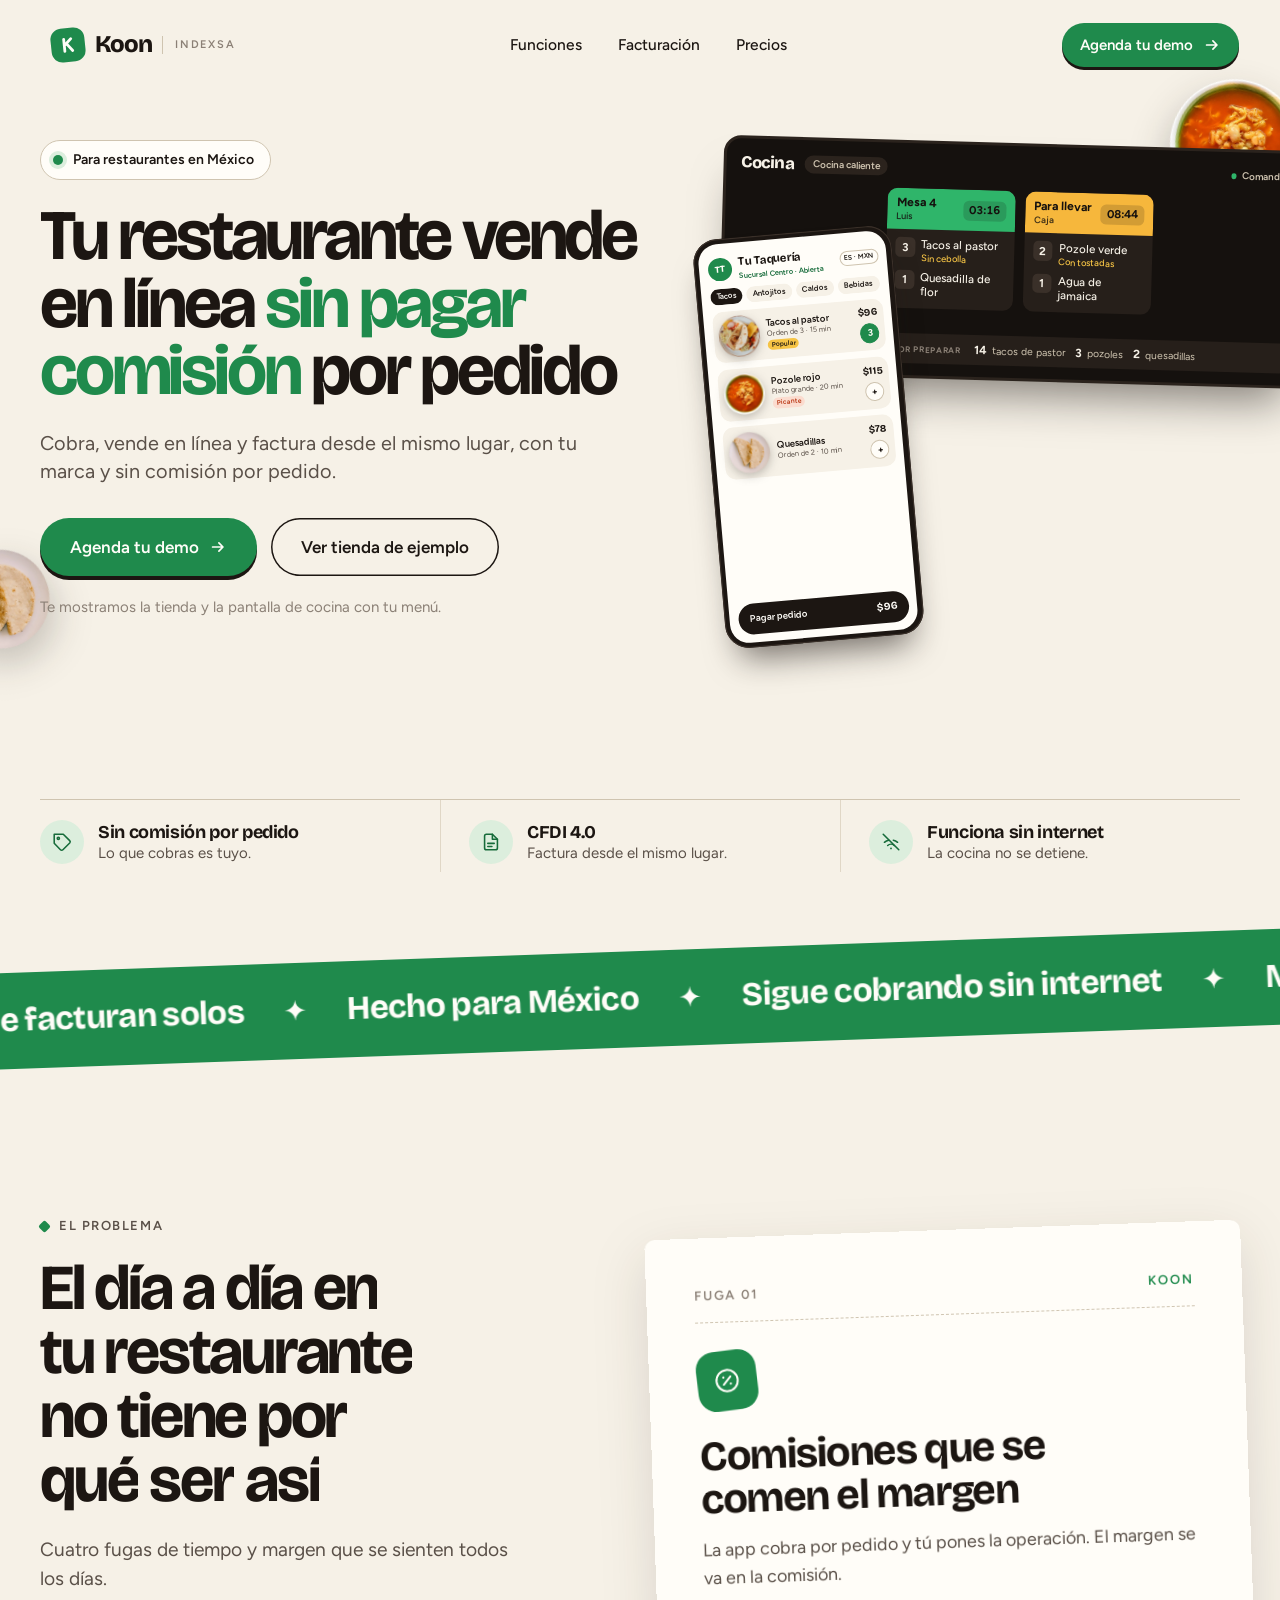
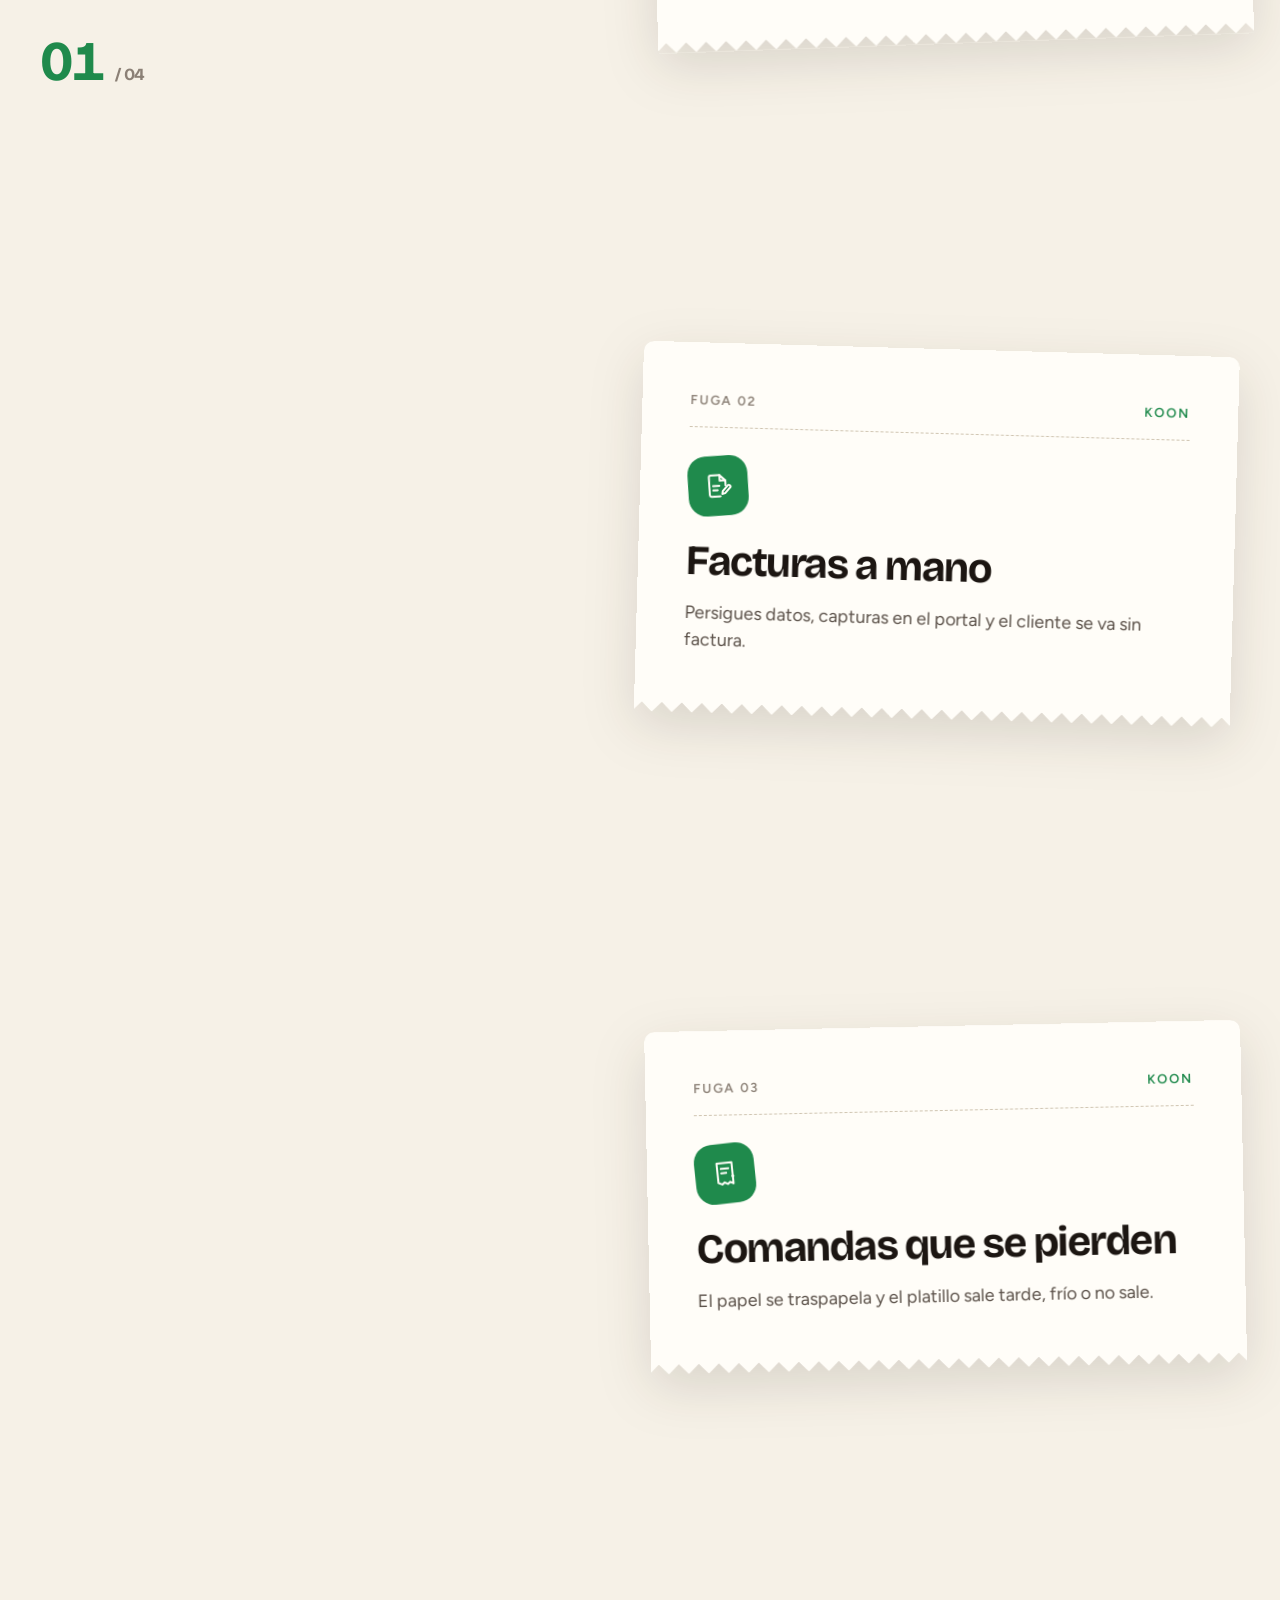
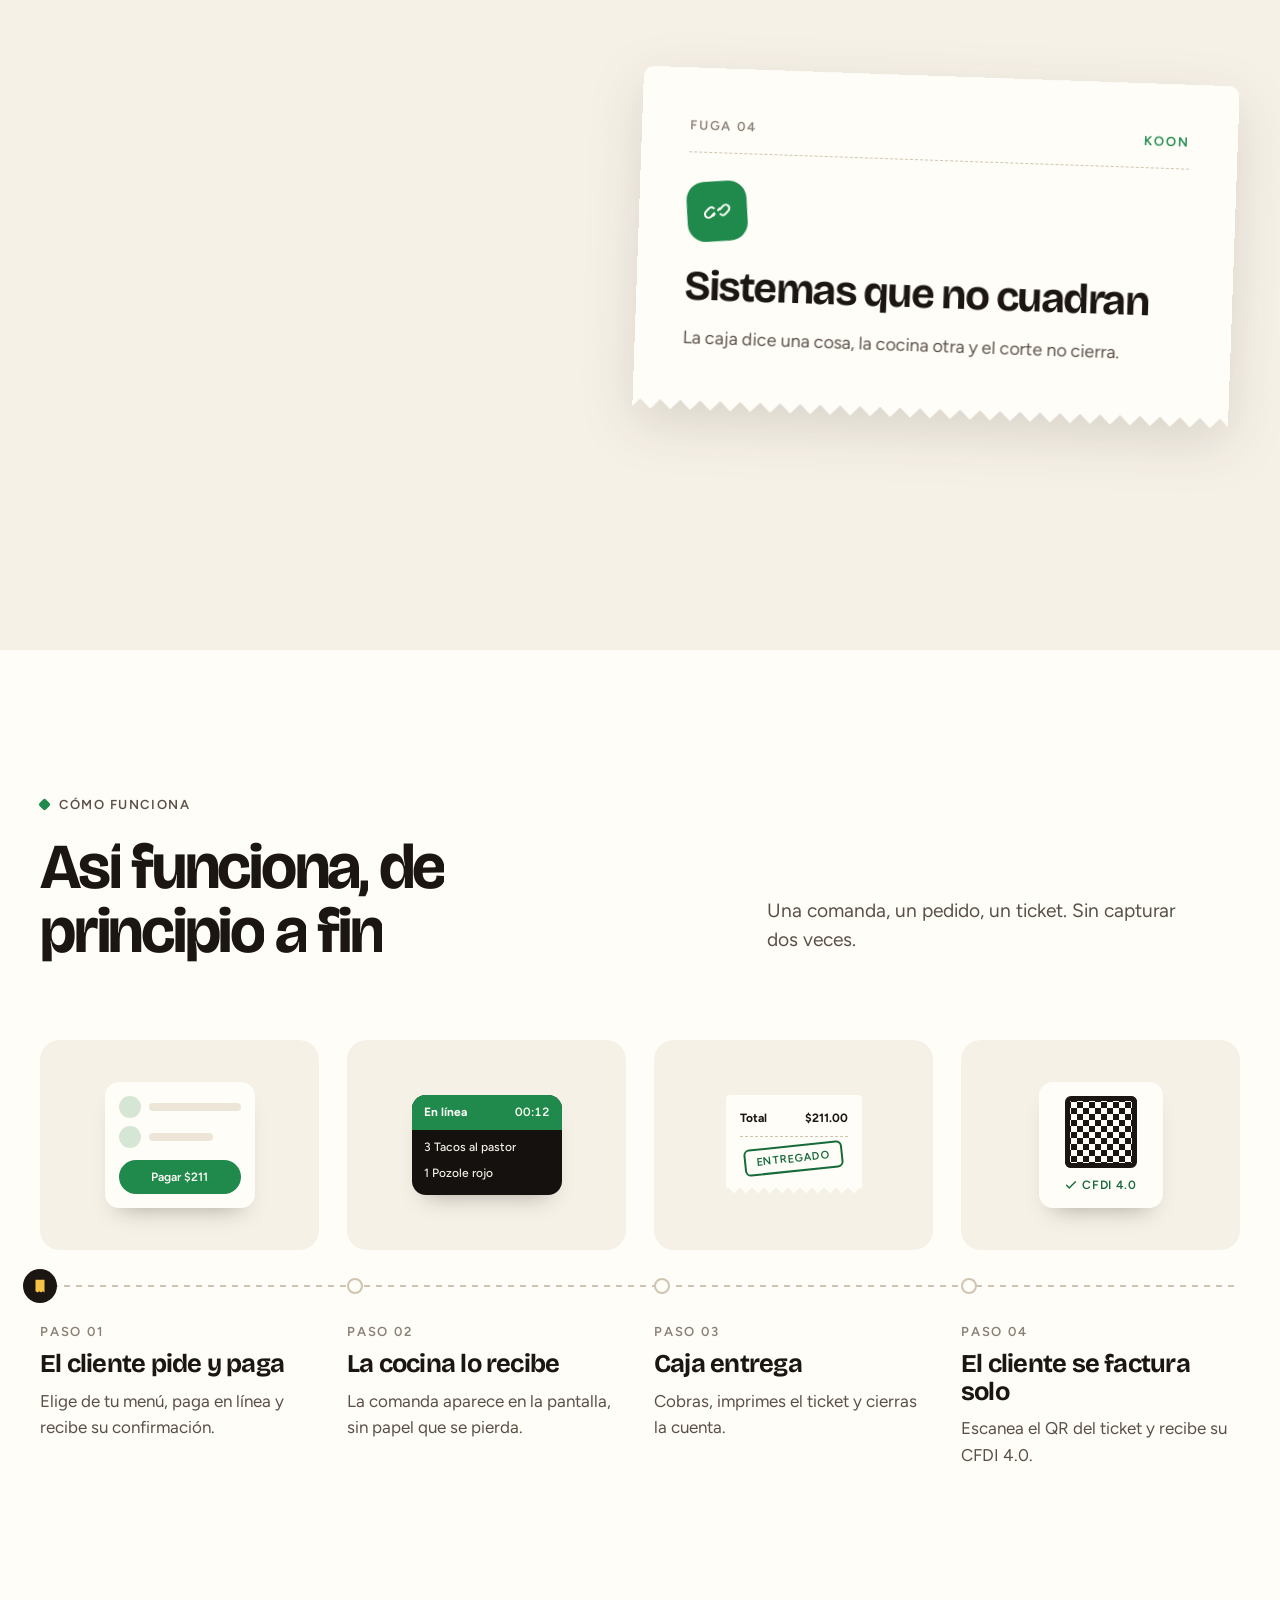
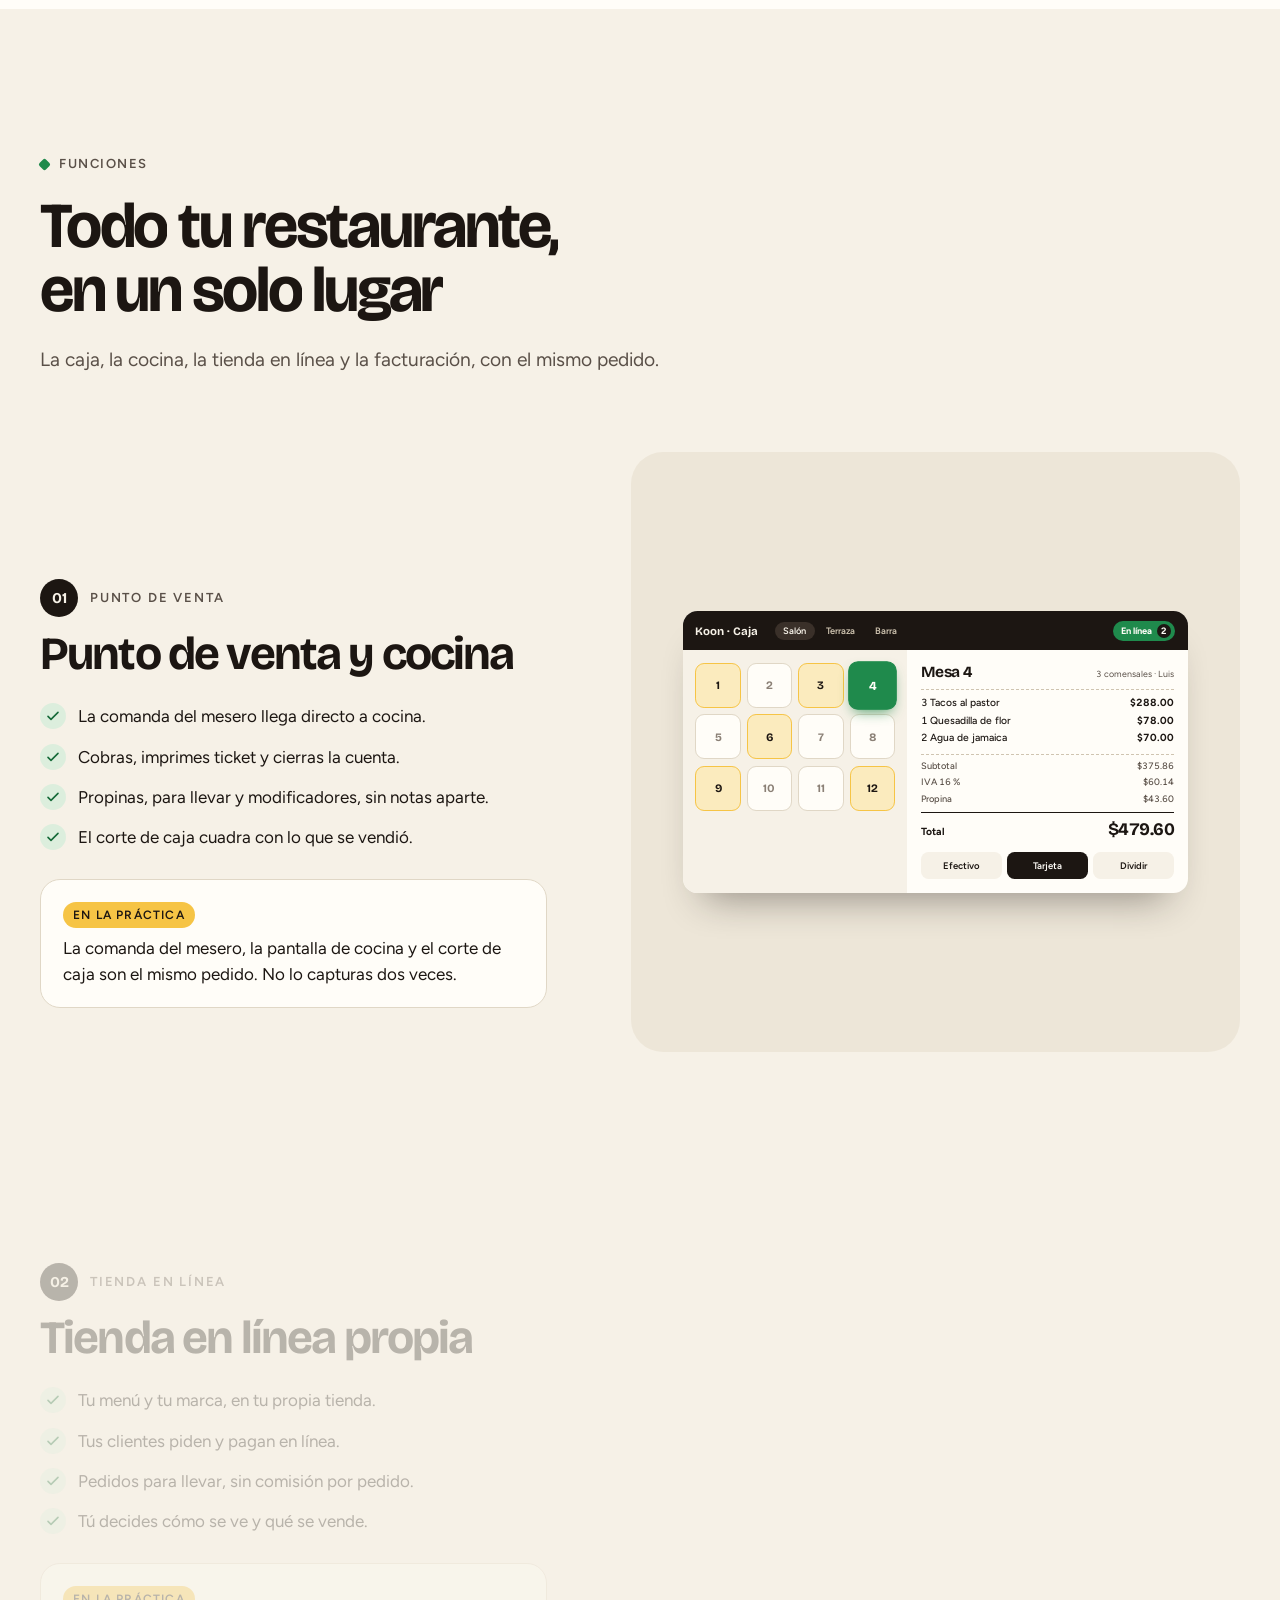
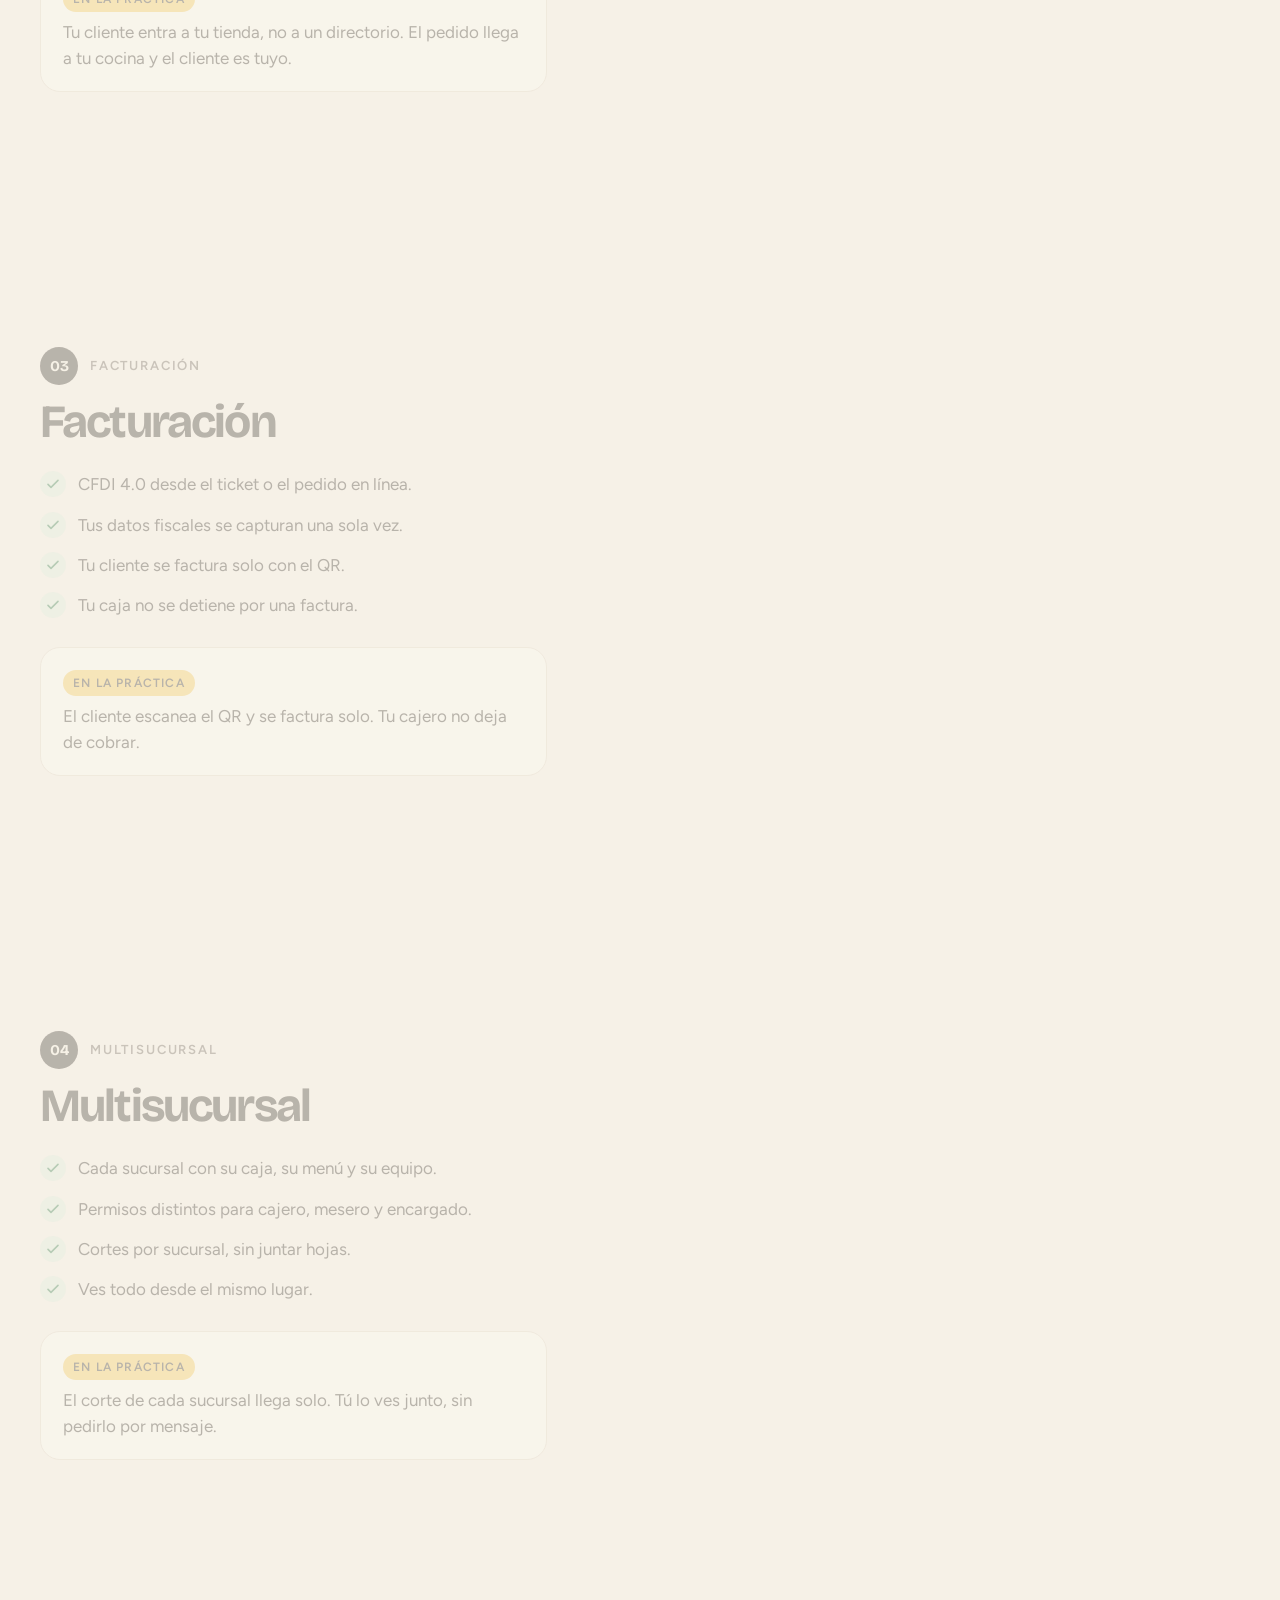
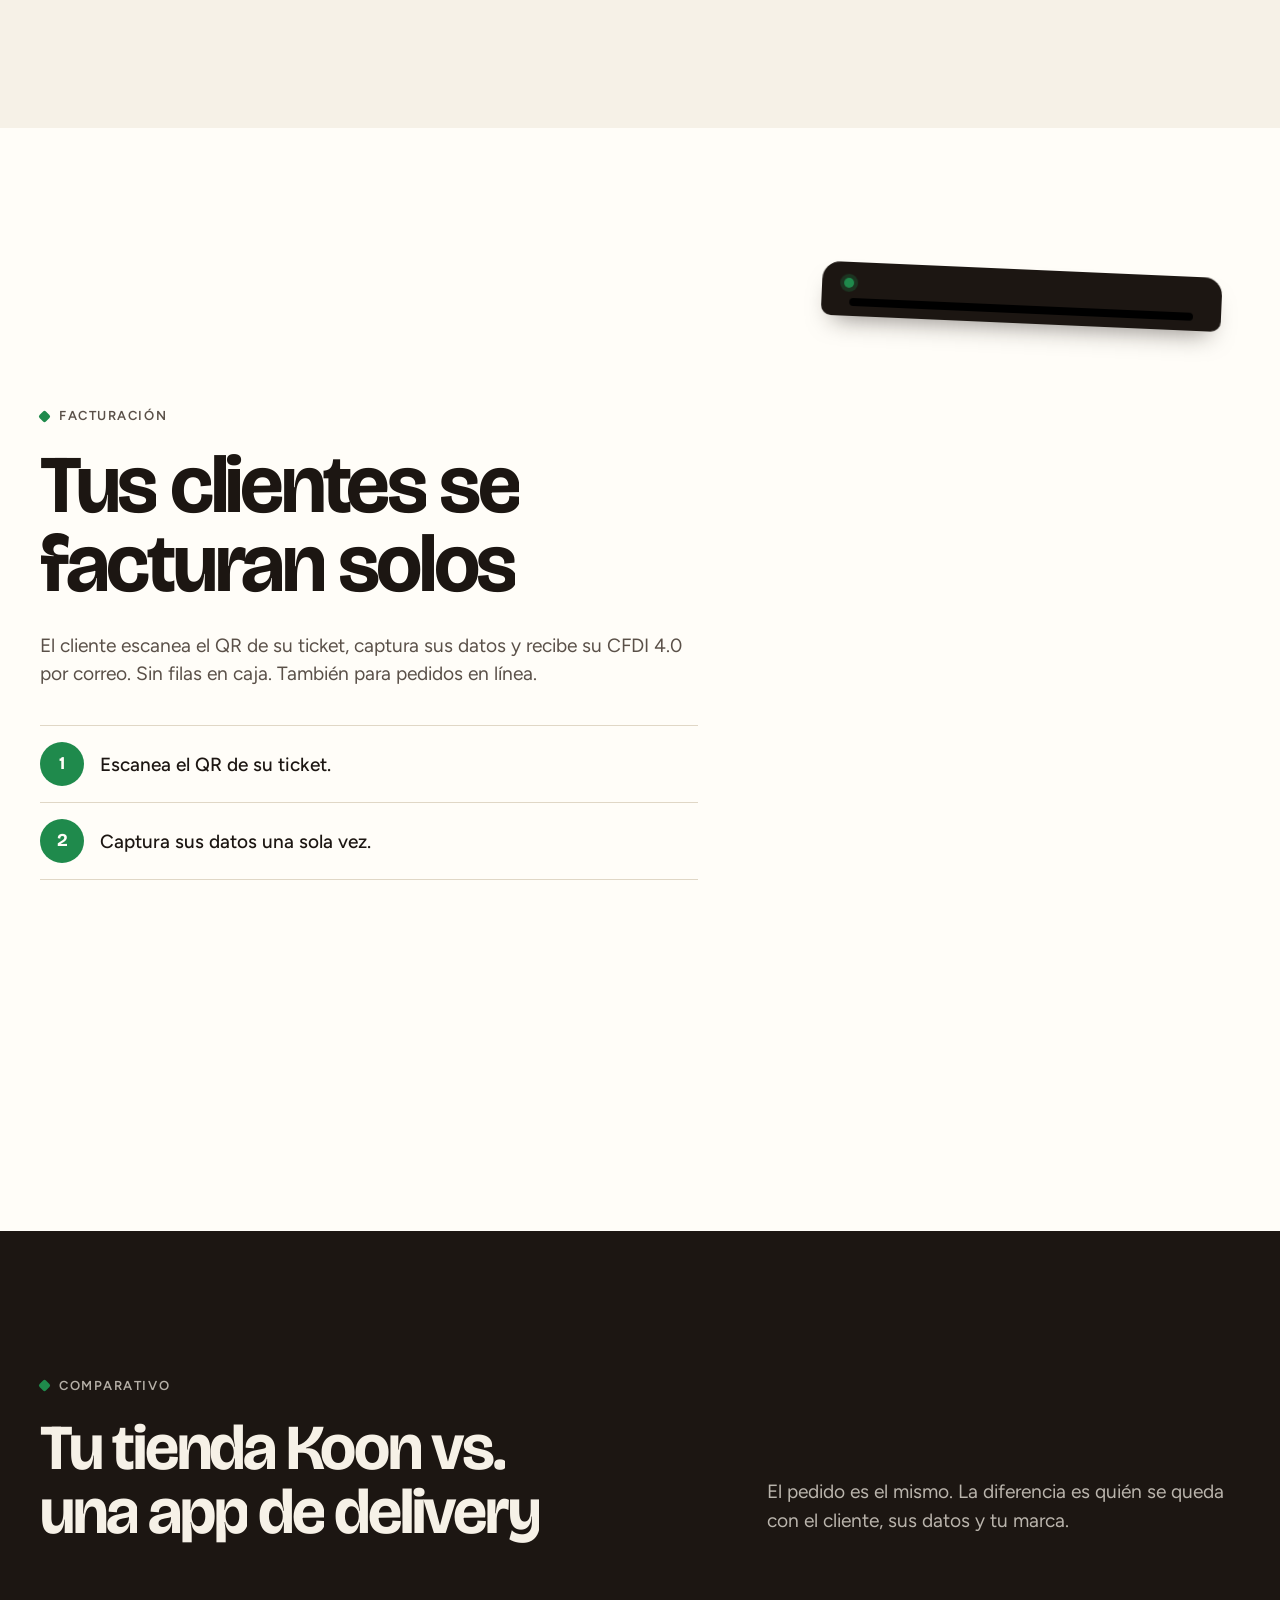
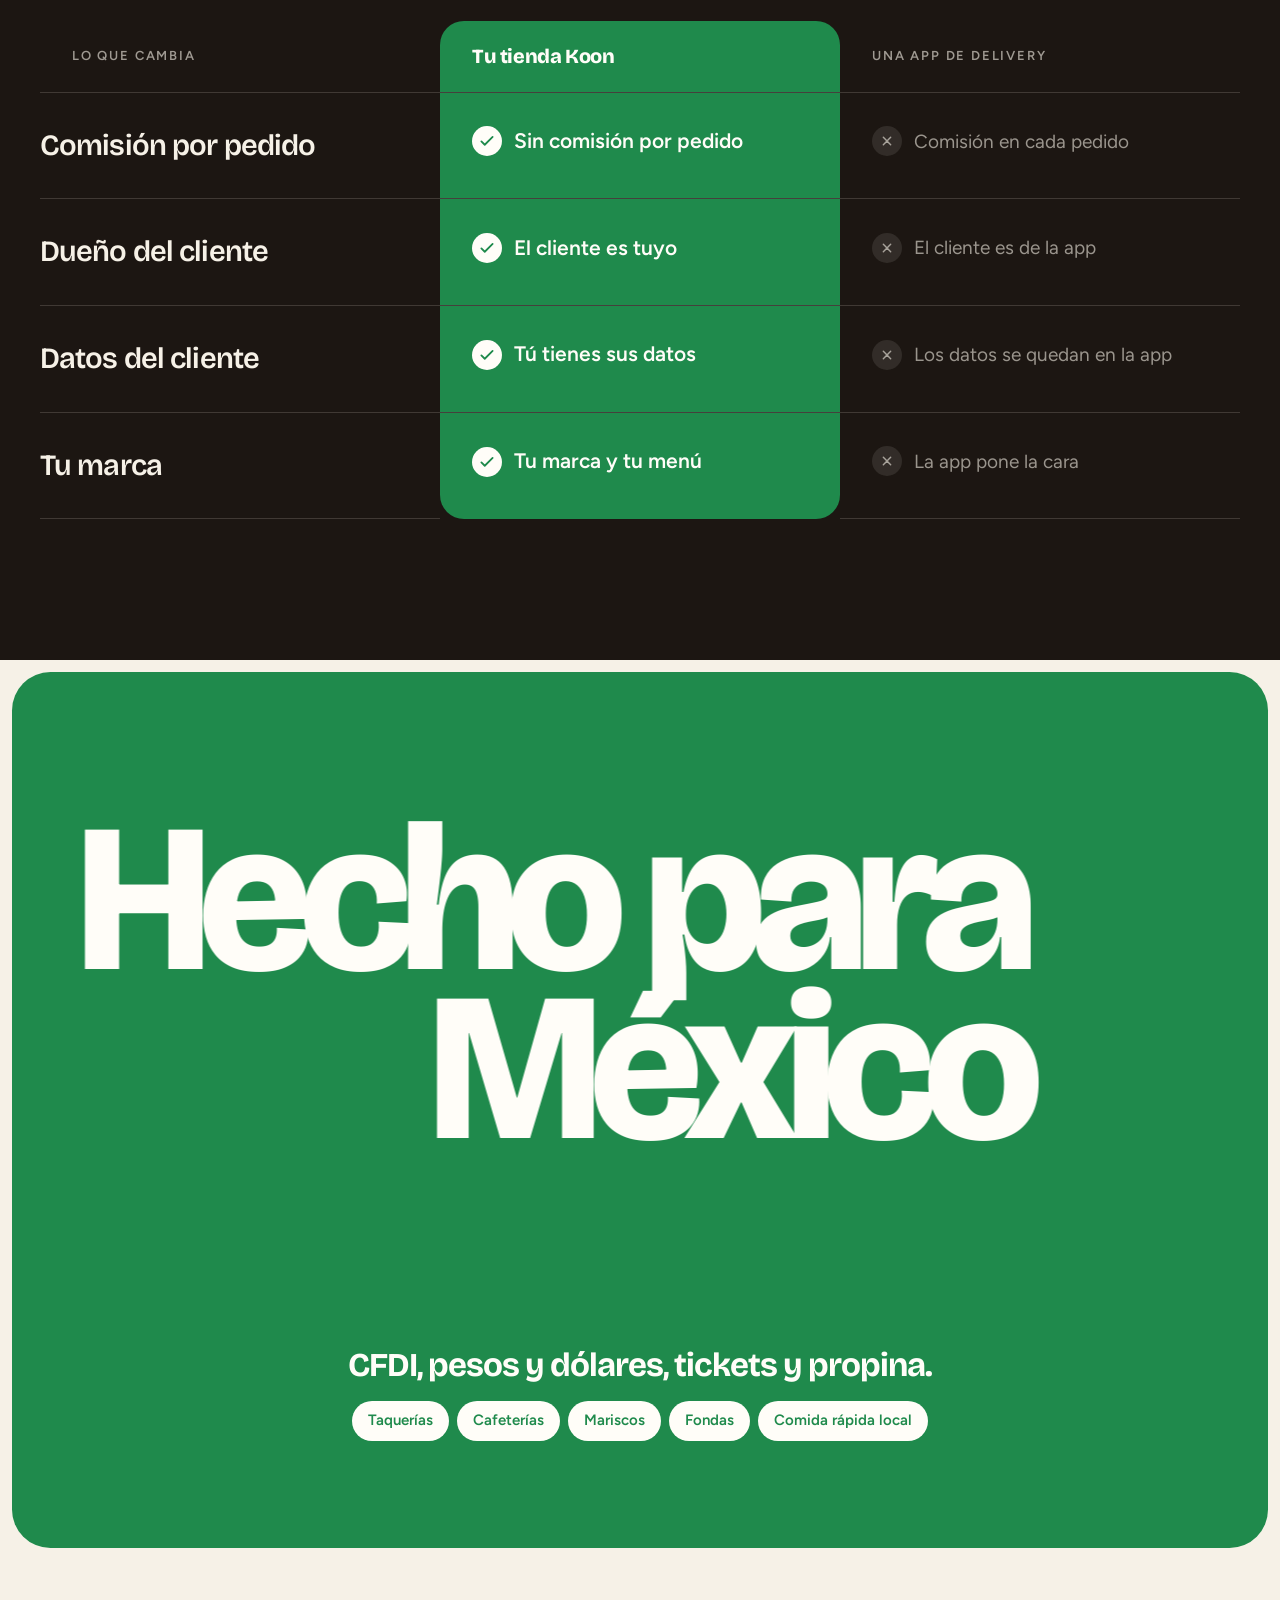
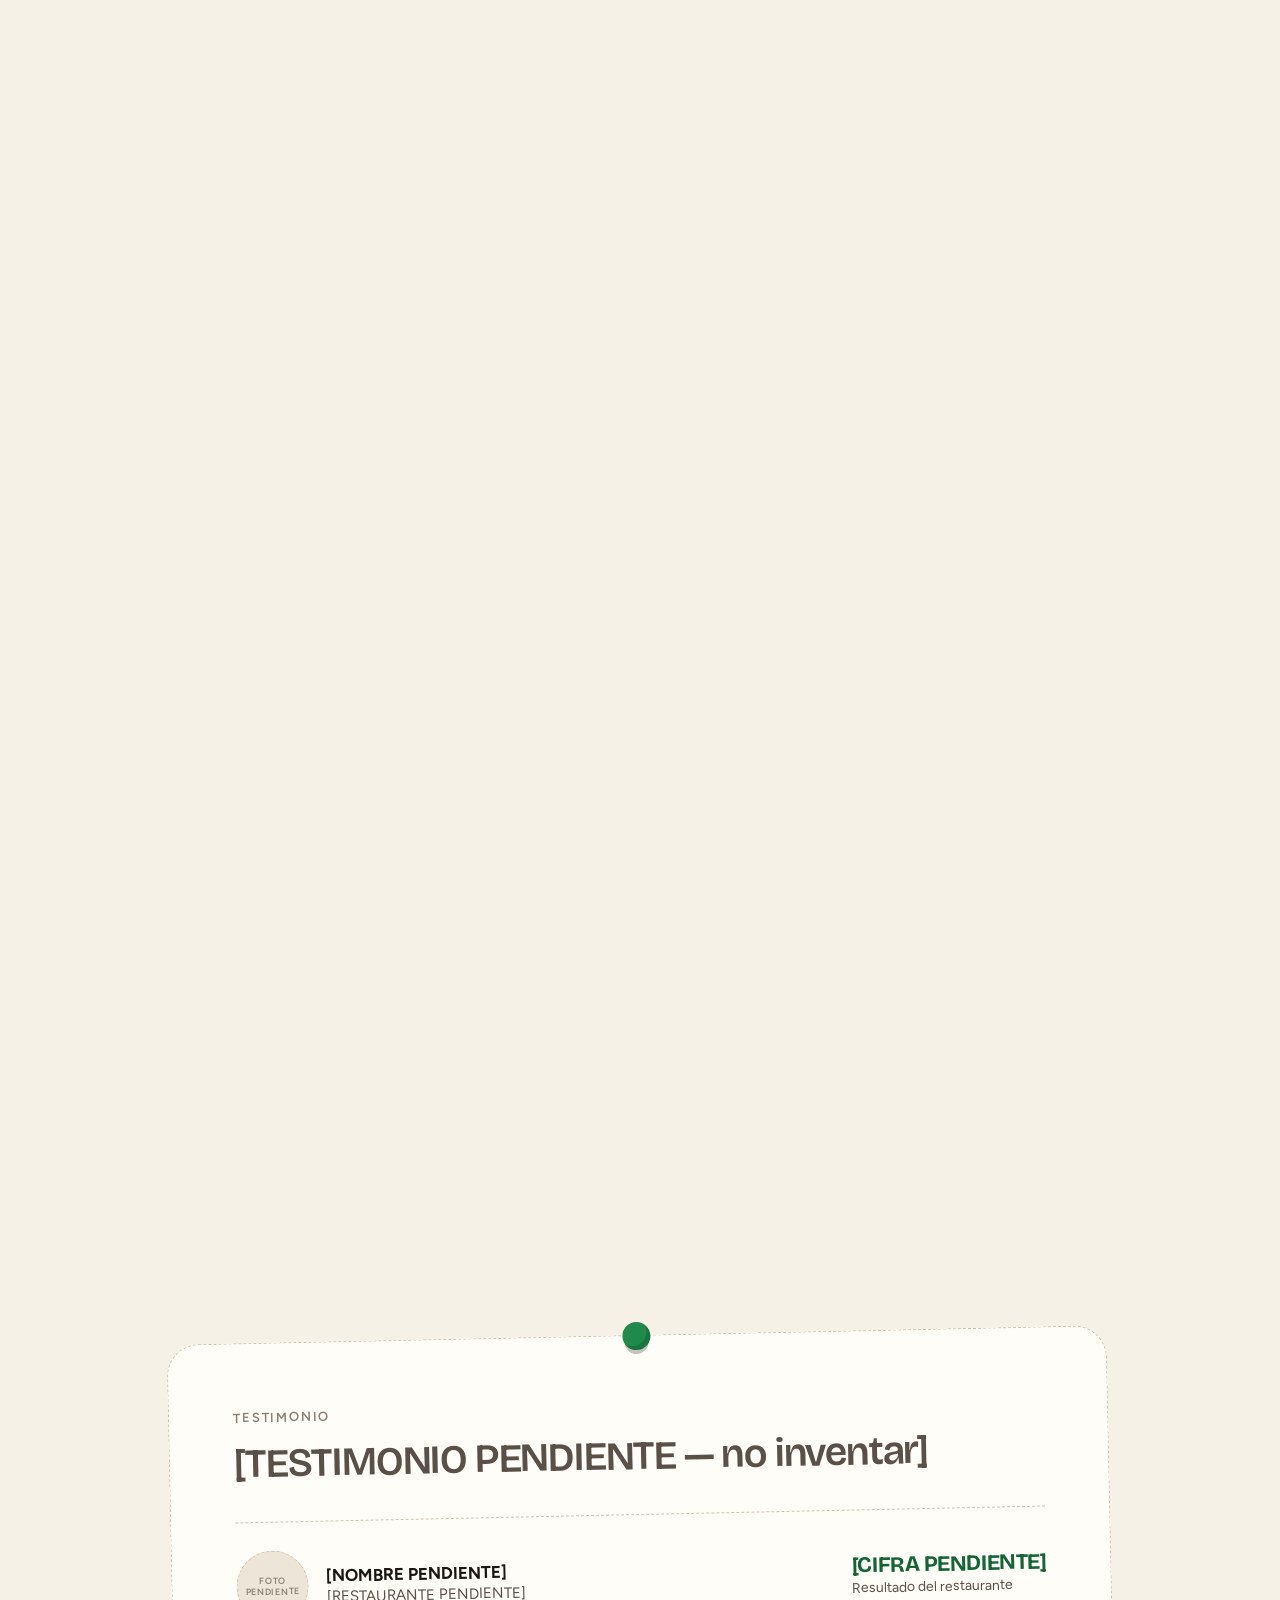
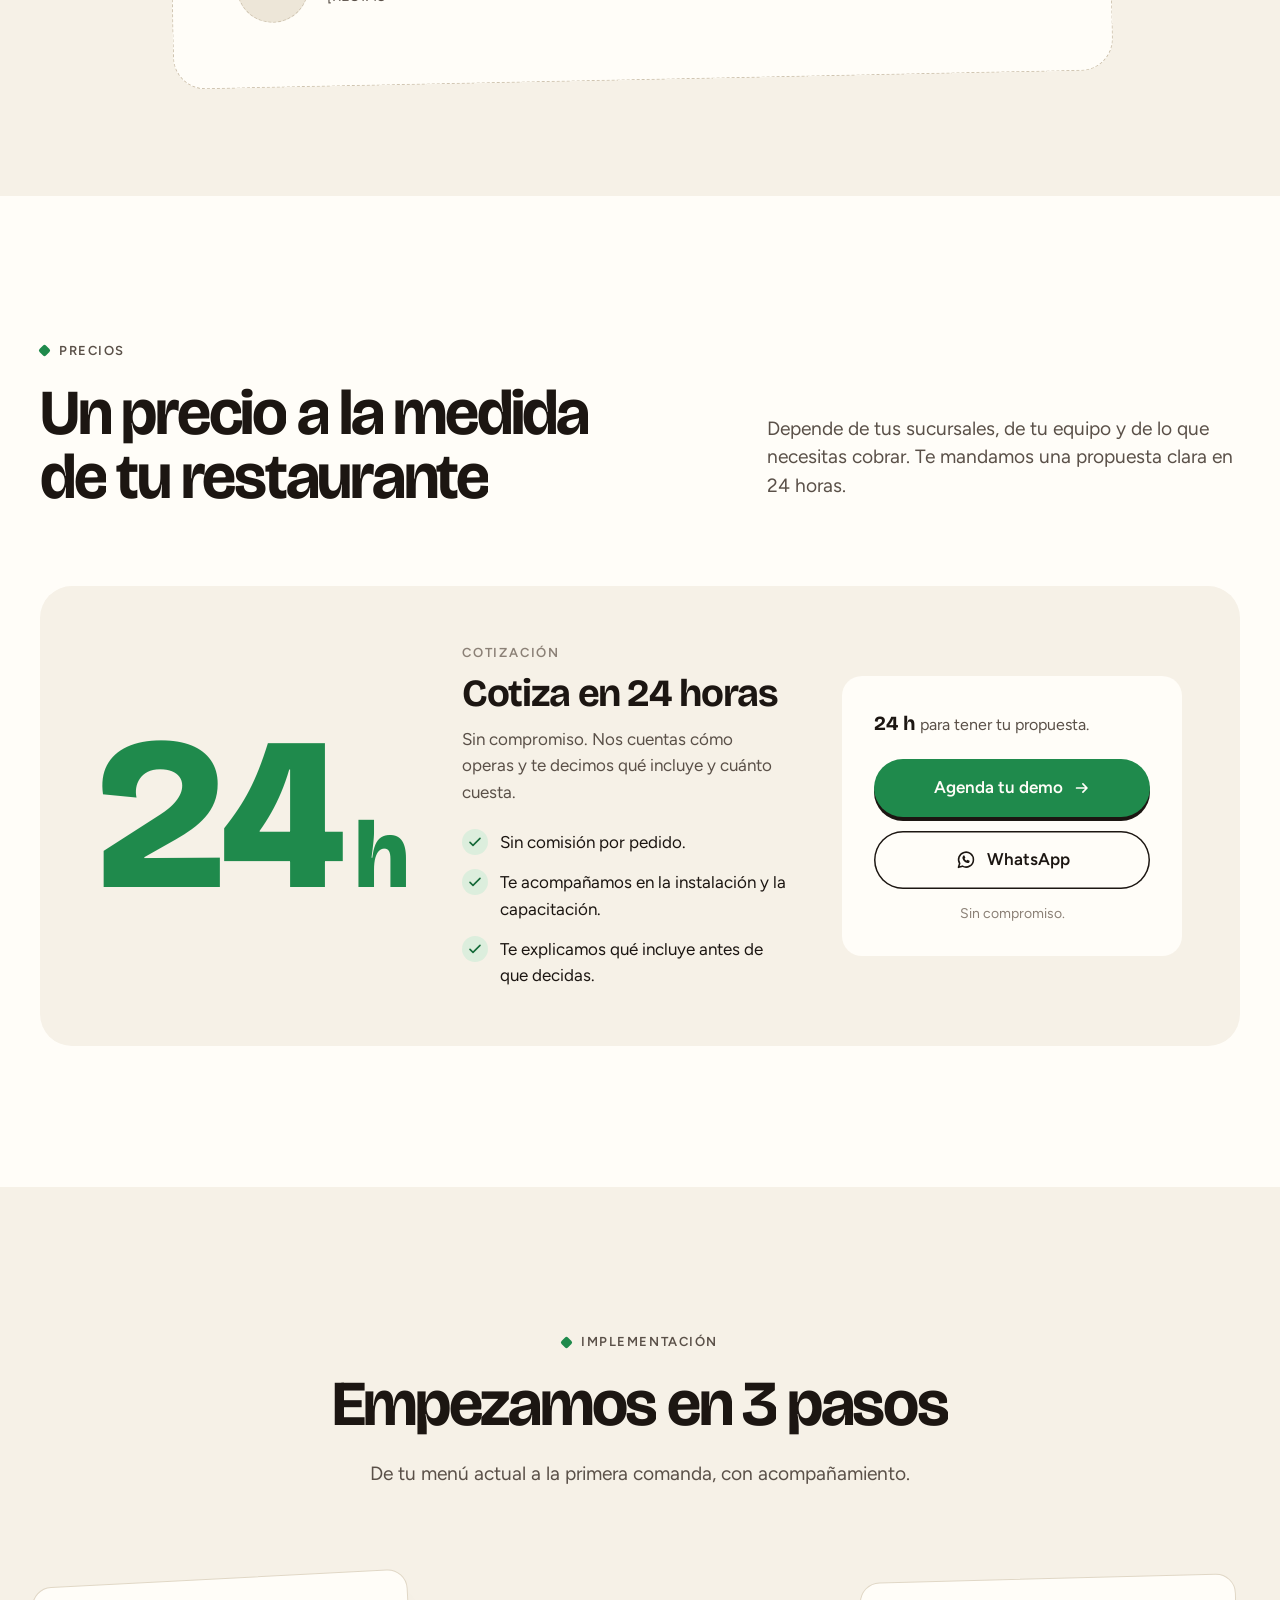
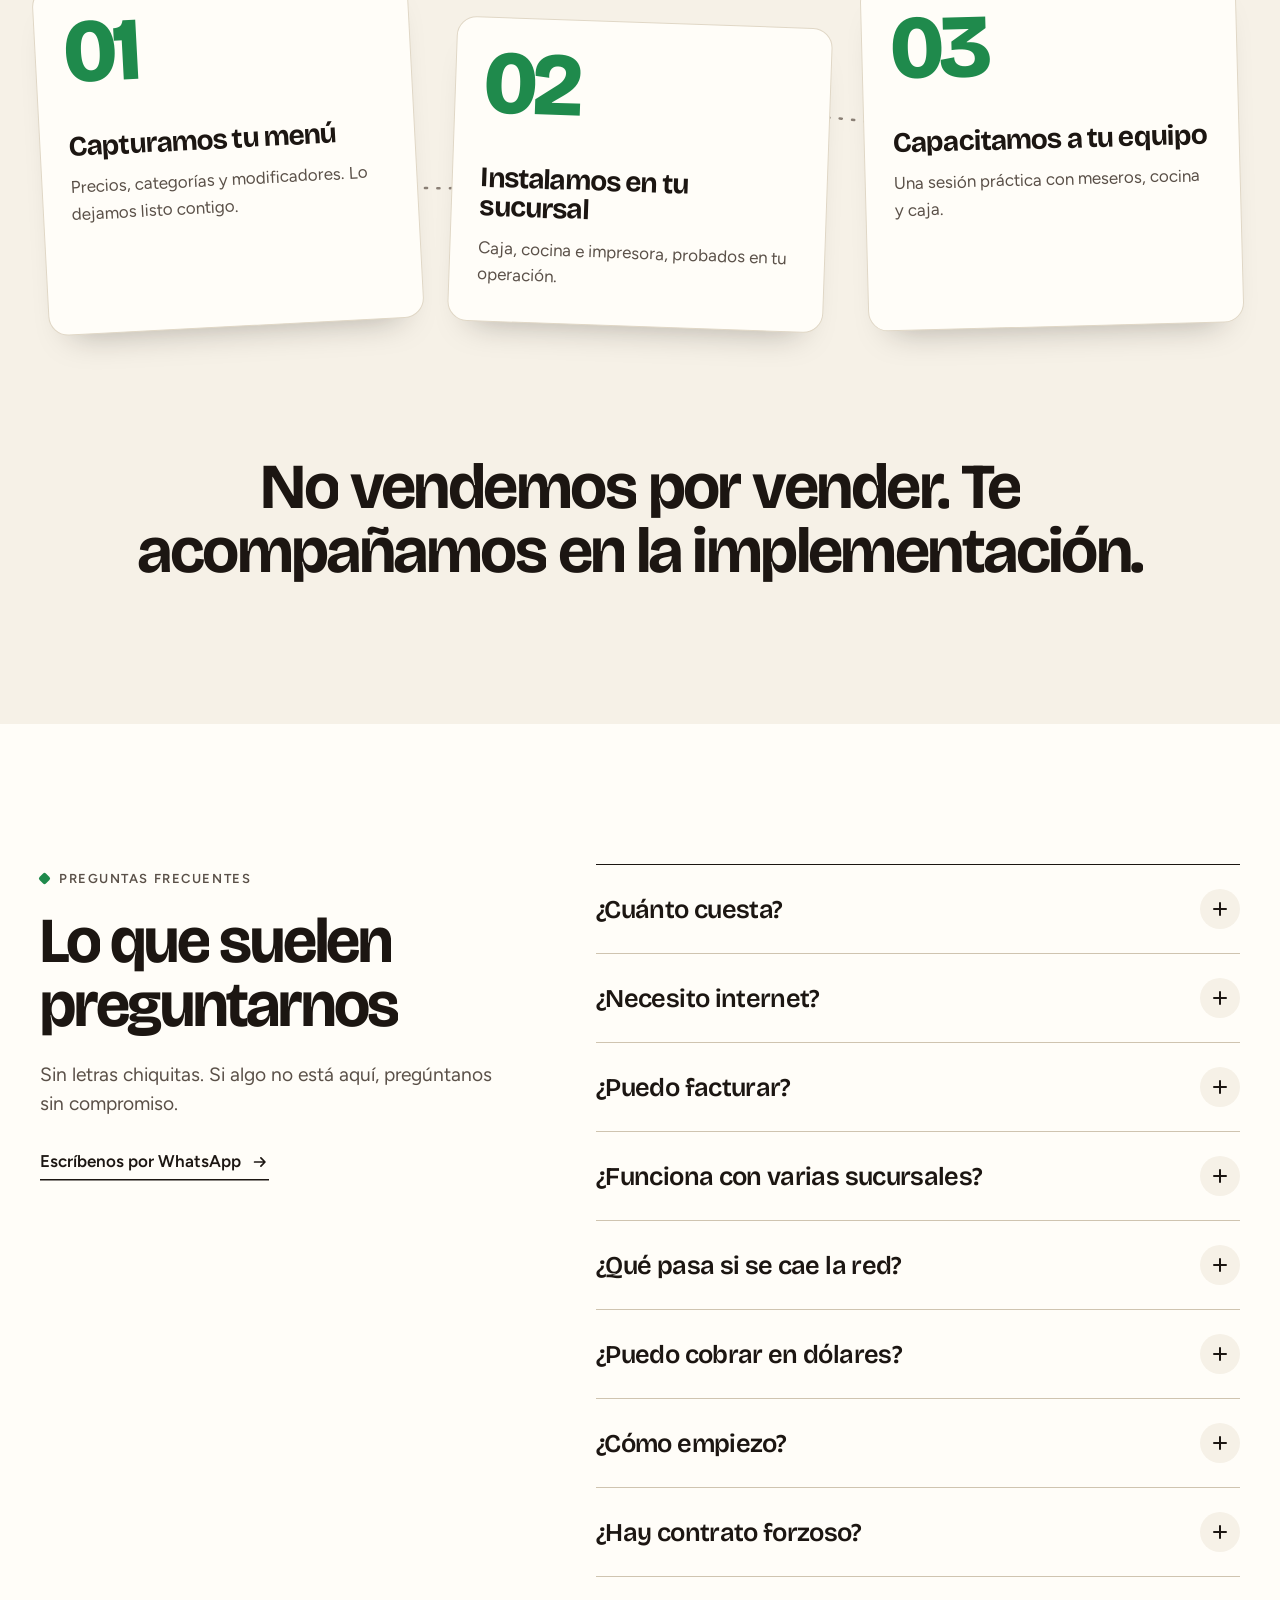
<file: index.html>
<!DOCTYPE html>
<html lang="es-MX">
<head>
  <meta charset="utf-8">
  <meta name="viewport" content="width=device-width, initial-scale=1">
  <title>Koon · Caja, tienda en línea y facturación para restaurantes</title>
  <meta name="description" content="Koon es la caja y la tienda en línea de tu restaurante: cobra, vende en línea y factura CFDI 4.0 sin comisión por pedido. Agenda una demo.">
  <meta name="theme-color" content="#F6F1E7">
  <link rel="icon" href="data:image/svg+xml,%3Csvg xmlns='http://www.w3.org/2000/svg' viewBox='0 0 64 64'%3E%3Crect width='64' height='64' rx='18' fill='%231F8A4C'/%3E%3Cpath d='M22 16v32M22 33l19-17M28 28l15 20' fill='none' stroke='%23FFFDF8' stroke-width='7' stroke-linecap='round' stroke-linejoin='round'/%3E%3C/svg%3E">

  <!-- Los estados iniciales de las animaciones solo existen si hay JS -->
  <script>
    (function (d) {
      d.classList.add('js');
      if (!matchMedia('(prefers-reduced-motion: reduce)').matches) d.classList.add('motion');
      // Red de seguridad: si motion.js no llega a cargar, nada se queda oculto.
      setTimeout(function () { if (!window.__koonMotion) d.classList.remove('motion'); }, 3500);
    })(document.documentElement);
  </script>

  <link rel="preconnect" href="https://fonts.googleapis.com">
  <link rel="preconnect" href="https://fonts.gstatic.com" crossorigin>
  <link href="https://fonts.googleapis.com/css2?family=Bricolage+Grotesque:opsz,wght@12..96,500..800&family=Figtree:wght@400;500;600&display=swap" rel="stylesheet">

  <link rel="stylesheet" href="styles.css">
  <link rel="stylesheet" href="mockups.css">
</head>
<body>
  <a class="skip-link" href="#contenido">Saltar al contenido</a>

  <!-- Sprite de iconos -->
  <svg class="sprite" xmlns="http://www.w3.org/2000/svg" aria-hidden="true" focusable="false">
    <symbol id="icon-check" viewBox="0 0 24 24">
      <path d="M4.5 12.5 9 17l10.5-10.5" fill="none" stroke="currentColor" stroke-width="2.4" stroke-linecap="round" stroke-linejoin="round"/>
    </symbol>
    <symbol id="icon-x" viewBox="0 0 24 24">
      <path d="m6.5 6.5 11 11M17.5 6.5l-11 11" fill="none" stroke="currentColor" stroke-width="2.2" stroke-linecap="round"/>
    </symbol>
    <symbol id="icon-arrow" viewBox="0 0 20 20">
      <path d="M4 10h11M11 5.5 15.5 10 11 14.5" fill="none" stroke="currentColor" stroke-width="1.9" stroke-linecap="round" stroke-linejoin="round"/>
    </symbol>
    <symbol id="icon-wa" viewBox="0 0 24 24">
      <path d="M20.1 11.6a8.1 8.1 0 0 1-12 7.1L3.8 20l1.3-4.2a8.1 8.1 0 1 1 15-4.2Z" fill="none" stroke="currentColor" stroke-width="1.7" stroke-linejoin="round"/>
      <path d="M8.7 7.6c.2-.4.5-.4.8-.4h.5c.2 0 .4.1.5.4l.7 1.6c.1.2 0 .4-.1.5l-.5.6c-.1.1-.2.3 0 .5.4.7 1 1.3 1.7 1.7.2.1.4.1.5 0l.6-.5c.2-.2.4-.2.5-.1l1.6.7c.2.1.4.3.4.5v.5c0 .4-.2.8-.4 1-.4.4-1 .7-1.7.6-1.3-.1-2.7-.8-3.8-1.9-1.1-1.1-1.8-2.5-1.9-3.8 0-.6.2-1.2.6-1.6Z" fill="currentColor"/>
    </symbol>
    <symbol id="icon-star" viewBox="0 0 24 24">
      <path d="M12 2.5c.6 5.6 3.9 8.900 9.500 9.500-5.600.6-8.900 3.900-9.500 9.500-.6-5.600-3.900-8.900-9.500-9.500 5.600-.6 8.900-3.900 9.500-9.500Z" fill="currentColor"/>
    </symbol>
  </svg>

  <!-- ============================================================
       BARRA FIJA
       ============================================================ -->
  <header class="nav" data-header>
    <div class="nav__pill">
      <a class="logo" href="#inicio" aria-label="Koon, ir al inicio">
        <span class="logo__mark" aria-hidden="true">
          <svg viewBox="0 0 64 64"><path d="M22 16v32M22 33l19-17M28 28l15 20" fill="none" stroke="currentColor" stroke-width="7.5" stroke-linecap="round" stroke-linejoin="round"/></svg>
        </span>
        <span class="logo__name">Koon</span>
        <span class="logo__maker">INDEXSA</span>
      </a>

      <nav class="nav__links" aria-label="Principal">
        <a href="#funciones">Funciones</a>
        <a href="#facturacion">Facturación</a>
        <a href="#precios">Precios</a>
      </nav>

      <a class="btn btn--primary btn--sm" href="#agenda-tu-demo">
        <span>Agenda tu demo</span>
        <svg class="btn__arrow" viewBox="0 0 20 20" aria-hidden="true"><use href="#icon-arrow"></use></svg>
      </a>
    </div>
  </header>

  <main id="contenido">

    <!-- ============================================================
         1 · HERO
         ============================================================ -->
    <section class="hero" id="inicio" aria-labelledby="hero-title">
      <img class="plate plate--h1" src="assets/img/plato-pozole-rojo.webp" alt="" width="720" height="720" data-plate data-speed="-0.35" data-spin="60">
      <img class="plate plate--h2" src="assets/img/plato-quesadillas.webp" alt="" width="720" height="720" data-plate data-speed="-0.6" data-spin="-80">

      <div class="wrap hero__grid">
        <div class="hero__copy">
          <p class="chip" data-hero-in>
            <span class="chip__dot" aria-hidden="true"></span>
            Para restaurantes en México
          </p>

          <h1 class="hero__title" id="hero-title" data-split-hero>
            Tu restaurante vende en línea <span class="hl">sin pagar comisión</span> por pedido
          </h1>

          <p class="hero__sub" data-hero-in>
            Cobra, vende en línea y factura desde el mismo lugar, con tu marca y sin comisión por pedido.
          </p>

          <div class="hero__actions" data-hero-in>
            <a class="btn btn--primary btn--lg" href="#agenda-tu-demo">
              <span>Agenda tu demo</span>
              <svg class="btn__arrow" viewBox="0 0 20 20" aria-hidden="true"><use href="#icon-arrow"></use></svg>
            </a>
            <a class="btn btn--ghost btn--lg" href="#tienda-en-linea">Ver tienda de ejemplo</a>
          </div>

          <p class="hero__note" data-hero-in>
            Te mostramos la tienda y la pantalla de cocina con tu menú.
          </p>
        </div>

        <!-- El celular con el pedido y la pantalla de cocina con esa misma comanda -->
        <div class="hero__art" data-hero-art data-step="0" role="img" aria-label="Un pedido de tacos hecho en la tienda en línea desde un celular aparece como comanda en la pantalla de cocina. La misma comanda en el celular y en la cocina.">
          <div class="kds hero__kds" aria-hidden="true">
            <div class="kds__bar">
              <span class="kds__title">Cocina</span>
              <span class="kds__station">Cocina caliente</span>
              <span class="kds__live"><i></i>Comandas</span>
            </div>
            <div class="kds__grid">
              <article class="kcard kcard--ok">
                <header><b>Mesa 4</b><span>Luis</span><time data-timer="192">03:12</time></header>
                <ul>
                  <li><i>3</i><span>Tacos al pastor<small>Sin cebolla</small></span></li>
                  <li><i>1</i><span>Quesadilla de flor</span></li>
                </ul>
              </article>
              <article class="kcard kcard--warn">
                <header><b>Para llevar</b><span>Caja</span><time data-timer="520">08:40</time></header>
                <ul>
                  <li><i>2</i><span>Pozole verde<small>Con tostadas</small></span></li>
                  <li><i>1</i><span>Agua de jamaica</span></li>
                </ul>
              </article>
              <article class="kcard kcard--new" data-kds-new>
                <header><b>En línea</b><span>A-1042</span><time data-timer-new>00:00</time></header>
                <ul>
                  <li><i>3</i><span>Tacos al pastor</span></li>
                  <li><i>1</i><span>Pozole rojo<small>Para recoger</small></span></li>
                </ul>
                <p class="kcard__paid">Pagado en línea</p>
              </article>
            </div>
            <div class="kds__foot">
              <span>Por preparar</span>
              <b>14</b> tacos de pastor <b>3</b> pozoles <b>2</b> quesadillas
            </div>
          </div>

          <div class="phone hero__phone" aria-hidden="true">
            <div class="phone__screen">
              <div class="store">
                <div class="store__top">
                  <span class="store__logo">TT</span>
                  <span class="store__name"><b>Tu Taquería</b><small>Sucursal Centro · Abierta</small></span>
                  <span class="store__lang">ES · MXN</span>
                </div>
                <div class="store__cats"><span class="is-on">Tacos</span><span>Antojitos</span><span>Caldos</span><span>Bebidas</span></div>
                <div class="store__item">
                  <img src="assets/img/plato-tacos.webp" alt="" width="720" height="720">
                  <span class="store__txt"><b>Tacos al pastor</b><small>Orden de 3 · 15 min</small><em class="tag">Popular</em></span>
                  <span class="store__price">$96</span>
                  <span class="store__add is-added">3</span>
                </div>
                <div class="store__item">
                  <img src="assets/img/plato-pozole-rojo.webp" alt="" width="720" height="720">
                  <span class="store__txt"><b>Pozole rojo</b><small>Plato grande · 20 min</small><em class="tag tag--hot">Picante</em></span>
                  <span class="store__price">$115</span>
                  <span class="store__add" data-add>+</span>
                </div>
                <div class="store__item">
                  <img src="assets/img/plato-quesadillas.webp" alt="" width="720" height="720">
                  <span class="store__txt"><b>Quesadillas</b><small>Orden de 2 · 10 min</small></span>
                  <span class="store__price">$78</span>
                  <span class="store__add">+</span>
                </div>
                <div class="store__cart"><span>Pagar pedido</span><b data-total>$96</b></div>
                <div class="store__done">
                  <span class="store__tick"><svg viewBox="0 0 24 24"><use href="#icon-check"></use></svg></span>
                  <b>Pedido confirmado</b>
                  <small>Folio A-1042 · Ya está en cocina</small>
                  <span class="store__sum">
                    <span><i>3 Tacos al pastor</i><i>$96</i></span>
                    <span><i>1 Pozole rojo</i><i>$115</i></span>
                    <span><i>Total pagado</i><i>$211</i></span>
                  </span>
                  <span class="store__pick"><small>Código de recogida</small><b>482 913</b></span>
                </div>
              </div>
            </div>
          </div>

          <div class="fly" aria-hidden="true">
            <span>A-1042</span>
          </div>
        </div>
      </div>

      <!-- Sellos -->
      <div class="wrap">
        <ul class="seals" aria-label="Lo que incluye Koon">
          <li class="seal" data-hero-in>
            <span class="seal__icon" aria-hidden="true">
              <svg viewBox="0 0 24 24" fill="none"><path d="M20.4 13.1 13 20.5a1.9 1.9 0 0 1-2.7 0L3.5 13.4V3.5h9.9l7 7a1.9 1.9 0 0 1 0 2.6Z" stroke="currentColor" stroke-width="1.7" stroke-linejoin="round"/><circle cx="8" cy="8" r="1.2" stroke="currentColor" stroke-width="1.7"/></svg>
            </span>
            <span class="seal__text"><strong>Sin comisión por pedido</strong><span>Lo que cobras es tuyo.</span></span>
          </li>
          <li class="seal" data-hero-in>
            <span class="seal__icon" aria-hidden="true">
              <svg viewBox="0 0 24 24" fill="none"><path d="M13.5 3.5H7a2 2 0 0 0-2 2v13a2 2 0 0 0 2 2h10a2 2 0 0 0 2-2V9l-5.5-5.5Z" stroke="currentColor" stroke-width="1.7" stroke-linejoin="round"/><path d="M13.5 3.5V9H19M8.5 13.5h7M8.500 17h4.500" stroke="currentColor" stroke-width="1.7" stroke-linecap="round" stroke-linejoin="round"/></svg>
            </span>
            <span class="seal__text"><strong>CFDI 4.0</strong><span>Factura desde el mismo lugar.</span></span>
          </li>
          <li class="seal" data-hero-in>
            <span class="seal__icon" aria-hidden="true">
              <svg viewBox="0 0 24 24" fill="none"><path d="M4.8 12.3a10.5 10.5 0 0 1 4.700-2.200M14.500 10.100a10.500 10.500 0 0 1 4.700 2.200M8.400 15.800a5.300 5.300 0 0 1 7.200 0" stroke="currentColor" stroke-width="1.7" stroke-linecap="round"/><circle cx="12" cy="19" r="1" fill="currentColor"/><path d="M3.500 3.500l17 17" stroke="currentColor" stroke-width="1.7" stroke-linecap="round"/></svg>
            </span>
            <span class="seal__text"><strong>Funciona sin internet</strong><span>La cocina no se detiene.</span></span>
          </li>
        </ul>
      </div>
    </section>

    <!-- Cinta: las cinco ideas de Koon -->
    <div class="ribbon" aria-hidden="true">
      <div class="ribbon__track" data-marquee>
        <div class="ribbon__set">
          <span>Tienda en línea propia</span><svg viewBox="0 0 24 24"><use href="#icon-star"></use></svg>
          <span>Tus clientes se facturan solos</span><svg viewBox="0 0 24 24"><use href="#icon-star"></use></svg>
          <span>Hecho para México</span><svg viewBox="0 0 24 24"><use href="#icon-star"></use></svg>
          <span>Sigue cobrando sin internet</span><svg viewBox="0 0 24 24"><use href="#icon-star"></use></svg>
          <span>Multisucursal desde el día uno</span><svg viewBox="0 0 24 24"><use href="#icon-star"></use></svg>
        </div>
      </div>
    </div>

    <!-- ============================================================
         3 · EL PROBLEMA
         ============================================================ -->
    <section class="section problem" id="problema" aria-labelledby="problem-title">
      <div class="wrap problem__grid">
        <div class="problem__head">
          <p class="eyebrow" data-reveal>El problema</p>
          <h2 class="h2" id="problem-title" data-split>El día a día en tu restaurante no tiene por qué ser así</h2>
          <p class="lead" data-reveal>Cuatro fugas de tiempo y margen que se sienten todos los días.</p>
          <p class="problem__count" aria-hidden="true"><b data-pain-count>01</b><span>/ 04</span></p>
        </div>

        <div class="problem__stack">
          <article class="pain" data-pain style="--i:0; --r:-2deg">
            <div class="pain__paper">
              <p class="pain__no">Fuga 01</p>
              <span class="pain__icon" aria-hidden="true">
                <svg viewBox="0 0 24 24" fill="none"><circle cx="12" cy="12" r="8.500" stroke="currentColor" stroke-width="1.600"/><path d="m9 15 6-6" stroke="currentColor" stroke-width="1.600" stroke-linecap="round"/><circle cx="9.300" cy="9.300" r=".9" fill="currentColor"/><circle cx="14.700" cy="14.700" r=".9" fill="currentColor"/></svg>
              </span>
              <h3>Comisiones que se comen el margen</h3>
              <p>La app cobra por pedido y tú pones la operación. El margen se va en la comisión.</p>
            </div>
          </article>

          <article class="pain" data-pain style="--i:1; --r:1.6deg">
            <div class="pain__paper">
              <p class="pain__no">Fuga 02</p>
              <span class="pain__icon" aria-hidden="true">
                <svg viewBox="0 0 24 24" fill="none"><path d="M13.500 3.500H6.500A1.500 1.500 0 0 0 5 5v14a1.500 1.500 0 0 0 1.500 1.500h7" stroke="currentColor" stroke-width="1.600" stroke-linecap="round" stroke-linejoin="round"/><path d="M13.500 3.500 18 8v4M13.500 3.500V8H18M8 12h5M8 15.500h3.500" stroke="currentColor" stroke-width="1.600" stroke-linecap="round" stroke-linejoin="round"/><path d="m15.500 16.400 4.200-4.200a1.250 1.250 0 0 1 1.800 1.800l-4.200 4.200-2.300.5.5-2.300Z" stroke="currentColor" stroke-width="1.600" stroke-linecap="round" stroke-linejoin="round"/></svg>
              </span>
              <h3>Facturas a mano</h3>
              <p>Persigues datos, capturas en el portal y el cliente se va sin factura.</p>
            </div>
          </article>

          <article class="pain" data-pain style="--i:2; --r:-1.2deg">
            <div class="pain__paper">
              <p class="pain__no">Fuga 03</p>
              <span class="pain__icon" aria-hidden="true">
                <svg viewBox="0 0 24 24" fill="none"><path d="M6 3.500h12v17l-2.500-1.500-2 1.500-2.500-1.500-2 1.500L6 19V3.500Z" stroke="currentColor" stroke-width="1.600" stroke-linejoin="round"/><path d="M9 8h6M9 11.500h4" stroke="currentColor" stroke-width="1.600" stroke-linecap="round"/><path d="M17.500 14.500h3" stroke="currentColor" stroke-width="1.600" stroke-linecap="round" stroke-dasharray="1 3"/></svg>
              </span>
              <h3>Comandas que se pierden</h3>
              <p>El papel se traspapela y el platillo sale tarde, frío o no sale.</p>
            </div>
          </article>

          <article class="pain" data-pain style="--i:3; --r:2deg">
            <div class="pain__paper">
              <p class="pain__no">Fuga 04</p>
              <span class="pain__icon" aria-hidden="true">
                <svg viewBox="0 0 24 24" fill="none"><path d="M9.500 13.500 7 16a2.800 2.800 0 0 1-4-4l2.500-2.500a2.800 2.800 0 0 1 4 0" stroke="currentColor" stroke-width="1.600" stroke-linecap="round"/><path d="M14.500 10.500 17 8a2.800 2.800 0 0 1 4 4l-2.500 2.500a2.800 2.800 0 0 1-4 0" stroke="currentColor" stroke-width="1.600" stroke-linecap="round"/><path d="m8.500 15.500 7-7" stroke="currentColor" stroke-width="1.600" stroke-linecap="round" stroke-dasharray="2 4"/></svg>
              </span>
              <h3>Sistemas que no cuadran</h3>
              <p>La caja dice una cosa, la cocina otra y el corte no cierra.</p>
            </div>
          </article>
        </div>
      </div>
    </section>

    <!-- ============================================================
         4 · CÓMO FUNCIONA
         ============================================================ -->
    <section class="section flow" id="como-funciona" aria-labelledby="flow-title">
      <div class="wrap">
        <div class="head head--split">
          <div>
            <p class="eyebrow" data-reveal>Cómo funciona</p>
            <h2 class="h2" id="flow-title" data-split>Así funciona, de principio a fin</h2>
          </div>
          <p class="lead" data-reveal>Una comanda, un pedido, un ticket. Sin capturar dos veces.</p>
        </div>

        <div class="flow__rail" data-flow>
          <div class="flow__line" aria-hidden="true">
            <span class="flow__line-fill" data-flow-fill></span>
            <span class="flow__token" data-flow-token>
              <svg viewBox="0 0 24 24" fill="none"><path d="M6 3.500h12v17l-2.500-1.500-2 1.500-2.500-1.500-2 1.500L6 19V3.500Z" fill="currentColor"/></svg>
            </span>
          </div>

          <ol class="flow__steps">
            <li class="step" data-step-item>
              <div class="step__art" aria-hidden="true">
                <div class="mini mini--pay">
                  <span class="mini__row"><i></i><b></b></span>
                  <span class="mini__row"><i></i><b></b></span>
                  <span class="mini__btn">Pagar $211</span>
                </div>
              </div>
              <p class="step__no">Paso 01</p>
              <h3>El cliente pide y paga</h3>
              <p>Elige de tu menú, paga en línea y recibe su confirmación.</p>
            </li>

            <li class="step" data-step-item>
              <div class="step__art" aria-hidden="true">
                <div class="mini mini--kds">
                  <span class="mini__head"><b>En línea</b><em>00:12</em></span>
                  <span class="mini__li">3 Tacos al pastor</span>
                  <span class="mini__li">1 Pozole rojo</span>
                </div>
              </div>
              <p class="step__no">Paso 02</p>
              <h3>La cocina lo recibe</h3>
              <p>La comanda aparece en la pantalla, sin papel que se pierda.</p>
            </li>

            <li class="step" data-step-item>
              <div class="step__art" aria-hidden="true">
                <div class="mini mini--ticket">
                  <span class="mini__li"><b>Total</b><b>$211.00</b></span>
                  <span class="mini__dash"></span>
                  <span class="mini__stamp">Entregado</span>
                </div>
              </div>
              <p class="step__no">Paso 03</p>
              <h3>Caja entrega</h3>
              <p>Cobras, imprimes el ticket y cierras la cuenta.</p>
            </li>

            <li class="step" data-step-item>
              <div class="step__art" aria-hidden="true">
                <div class="mini mini--qr">
                  <span class="mini__qr"></span>
                  <span class="mini__cfdi"><svg viewBox="0 0 24 24"><use href="#icon-check"></use></svg>CFDI 4.0</span>
                </div>
              </div>
              <p class="step__no">Paso 04</p>
              <h3>El cliente se factura solo</h3>
              <p>Escanea el QR del ticket y recibe su CFDI 4.0.</p>
            </li>
          </ol>
        </div>
      </div>
    </section>

    <!-- ============================================================
         5 · FUNCIONES
         ============================================================ -->
    <section class="section features" id="funciones" aria-labelledby="features-title">
      <div class="wrap">
        <div class="head">
          <p class="eyebrow" data-reveal>Funciones</p>
          <h2 class="h2" id="features-title" data-split>Todo tu restaurante, en un solo lugar</h2>
          <p class="lead" data-reveal>La caja, la cocina, la tienda en línea y la facturación, con el mismo pedido.</p>
        </div>

        <div class="feats" data-feats>
          <div class="feats__list">

            <article class="feat is-active" data-feat="0">
              <div class="feat__copy">
                <p class="feat__index"><b>01</b> Punto de venta</p>
                <h3 class="feat__title">Punto de venta y cocina</h3>
                <ul class="checks">
                  <li><svg viewBox="0 0 24 24" aria-hidden="true"><use href="#icon-check"></use></svg><span>La comanda del mesero llega directo a cocina.</span></li>
                  <li><svg viewBox="0 0 24 24" aria-hidden="true"><use href="#icon-check"></use></svg><span>Cobras, imprimes ticket y cierras la cuenta.</span></li>
                  <li><svg viewBox="0 0 24 24" aria-hidden="true"><use href="#icon-check"></use></svg><span>Propinas, para llevar y modificadores, sin notas aparte.</span></li>
                  <li><svg viewBox="0 0 24 24" aria-hidden="true"><use href="#icon-check"></use></svg><span>El corte de caja cuadra con lo que se vendió.</span></li>
                </ul>
                <div class="practice">
                  <span class="practice__label">En la práctica</span>
                  <p>La comanda del mesero, la pantalla de cocina y el corte de caja son el mismo pedido. No lo capturas dos veces.</p>
                </div>
              </div>
              <div class="feat__media" data-feat-media="0" role="img" aria-label="Pantalla de caja de Koon con la cuenta de la mesa 4, el desglose de impuestos, la propina y los botones de cobro.">
                <div class="pos" aria-hidden="true">
                  <div class="pos__bar"><span class="pos__brand">Koon · Caja</span><span class="pos__tabs"><i class="is-on">Salón</i><i>Terraza</i><i>Barra</i></span><span class="pos__online">En línea <b>2</b></span></div>
                  <div class="pos__body">
                    <div class="pos__tables">
                      <span class="t is-busy">1</span><span class="t">2</span><span class="t is-busy">3</span><span class="t is-sel">4</span>
                      <span class="t">5</span><span class="t is-busy">6</span><span class="t">7</span><span class="t">8</span>
                      <span class="t is-busy">9</span><span class="t">10</span><span class="t">11</span><span class="t is-busy">12</span>
                    </div>
                    <div class="pos__check">
                      <p class="pos__check-head"><b>Mesa 4</b><span>3 comensales · Luis</span></p>
                      <p class="pos__li"><span>3 Tacos al pastor</span><b>$288.00</b></p>
                      <p class="pos__li"><span>1 Quesadilla de flor</span><b>$78.00</b></p>
                      <p class="pos__li"><span>2 Agua de jamaica</span><b>$70.00</b></p>
                      <p class="pos__li pos__li--sub"><span>Subtotal</span><b>$375.86</b></p>
                      <p class="pos__li pos__li--sub"><span>IVA 16 %</span><b>$60.14</b></p>
                      <p class="pos__li pos__li--sub"><span>Propina</span><b>$43.60</b></p>
                      <p class="pos__total"><span>Total</span><b>$479.60</b></p>
                      <p class="pos__pay"><i>Efectivo</i><i class="is-on">Tarjeta</i><i>Dividir</i></p>
                    </div>
                  </div>
                </div>
              </div>
            </article>

            <article class="feat" data-feat="1" id="tienda-en-linea">
              <div class="feat__copy">
                <p class="feat__index"><b>02</b> Tienda en línea</p>
                <h3 class="feat__title">Tienda en línea propia</h3>
                <ul class="checks">
                  <li><svg viewBox="0 0 24 24" aria-hidden="true"><use href="#icon-check"></use></svg><span>Tu menú y tu marca, en tu propia tienda.</span></li>
                  <li><svg viewBox="0 0 24 24" aria-hidden="true"><use href="#icon-check"></use></svg><span>Tus clientes piden y pagan en línea.</span></li>
                  <li><svg viewBox="0 0 24 24" aria-hidden="true"><use href="#icon-check"></use></svg><span>Pedidos para llevar, sin comisión por pedido.</span></li>
                  <li><svg viewBox="0 0 24 24" aria-hidden="true"><use href="#icon-check"></use></svg><span>Tú decides cómo se ve y qué se vende.</span></li>
                </ul>
                <div class="practice">
                  <span class="practice__label">En la práctica</span>
                  <p>Tu cliente entra a tu tienda, no a un directorio. El pedido llega a tu cocina y el cliente es tuyo.</p>
                </div>
              </div>
              <div class="feat__media" data-feat-media="1" role="img" aria-label="Tienda en línea de ejemplo en un celular, con platillos, precios y el seguimiento de un pedido listo para recoger.">
                <div class="duo" aria-hidden="true">
                  <div class="phone">
                    <div class="phone__screen">
                      <div class="store">
                        <div class="store__top">
                          <span class="store__logo">TT</span>
                          <span class="store__name"><b>Tu Taquería</b><small>Sucursal Centro · Abierta</small></span>
                          <span class="store__lang">ES · MXN</span>
                        </div>
                        <div class="store__cats"><span>Tacos</span><span class="is-on">Antojitos</span><span>Caldos</span><span>Bebidas</span></div>
                        <div class="store__item">
                          <img src="assets/img/plato-dorados.webp" alt="" loading="lazy" width="720" height="720">
                          <span class="store__txt"><b>Tacos dorados</b><small>Orden de 4 · 15 min</small><em class="tag">Popular</em></span>
                          <span class="store__price">$89</span>
                          <span class="store__add">+</span>
                        </div>
                        <div class="store__item">
                          <img src="assets/img/plato-quesadillas.webp" alt="" loading="lazy" width="720" height="720">
                          <span class="store__txt"><b>Quesadillas</b><small>Orden de 2 · 10 min</small></span>
                          <span class="store__price">$78</span>
                          <span class="store__add is-added">1</span>
                        </div>
                        <div class="store__item">
                          <img src="assets/img/plato-pozole.webp" alt="" loading="lazy" width="720" height="720">
                          <span class="store__txt"><b>Pozole verde</b><small>Plato grande · 20 min</small><em class="tag tag--sold">Agotado</em></span>
                          <span class="store__price">$115</span>
                          <span class="store__add is-off">+</span>
                        </div>
                        <div class="store__cart"><span>Pagar pedido</span><b>$78</b></div>
                      </div>
                    </div>
                  </div>
                  <div class="track">
                    <p class="track__head"><b>Tu pedido</b><span>A-1042</span></p>
                    <ol class="track__steps">
                      <li class="is-done">Aceptado</li>
                      <li class="is-done">En preparación</li>
                      <li class="is-now">Listo para recoger</li>
                      <li>Entregado</li>
                    </ol>
                    <p class="track__code"><span>Código de recogida</span><b>482 913</b></p>
                  </div>
                </div>
              </div>
            </article>

            <article class="feat" data-feat="2">
              <div class="feat__copy">
                <p class="feat__index"><b>03</b> Facturación</p>
                <h3 class="feat__title">Facturación</h3>
                <ul class="checks">
                  <li><svg viewBox="0 0 24 24" aria-hidden="true"><use href="#icon-check"></use></svg><span>CFDI 4.0 desde el ticket o el pedido en línea.</span></li>
                  <li><svg viewBox="0 0 24 24" aria-hidden="true"><use href="#icon-check"></use></svg><span>Tus datos fiscales se capturan una sola vez.</span></li>
                  <li><svg viewBox="0 0 24 24" aria-hidden="true"><use href="#icon-check"></use></svg><span>Tu cliente se factura solo con el QR.</span></li>
                  <li><svg viewBox="0 0 24 24" aria-hidden="true"><use href="#icon-check"></use></svg><span>Tu caja no se detiene por una factura.</span></li>
                </ul>
                <div class="practice">
                  <span class="practice__label">En la práctica</span>
                  <p>El cliente escanea el QR y se factura solo. Tu cajero no deja de cobrar.</p>
                </div>
              </div>
              <div class="feat__media" data-feat-media="2" role="img" aria-label="Portal de facturación en un celular: el cliente captura sus datos fiscales y recibe su CFDI 4.0 en PDF y XML por correo.">
                <div class="duo duo--inv" aria-hidden="true">
                  <div class="phone">
                    <div class="phone__screen">
                      <div class="portal">
                        <p class="portal__top"><b>Factura tu consumo</b><span>Tu Taquería · Centro</span></p>
                        <p class="portal__ticket"><span>Ticket P-00123</span><b>$479.60</b></p>
                        <p class="portal__field"><span>RFC</span><b>XAXX010101000</b></p>
                        <p class="portal__field"><span>Nombre o razón social</span><b>Público en general</b></p>
                        <p class="portal__field portal__field--half"><span>Código postal</span><b>91700</b></p>
                        <p class="portal__field portal__field--half"><span>Uso de CFDI</span><b>Gastos en general</b></p>
                        <p class="portal__btn">Generar factura</p>
                      </div>
                    </div>
                  </div>
                  <div class="mail">
                    <p class="mail__head"><span class="mail__ok"><svg viewBox="0 0 24 24"><use href="#icon-check"></use></svg></span><b>Factura enviada</b></p>
                    <p class="mail__txt">Tu CFDI 4.0 llegó a tu correo.</p>
                    <p class="mail__files"><span>PDF</span><span>XML</span></p>
                  </div>
                </div>
              </div>
            </article>

            <article class="feat" data-feat="3">
              <div class="feat__copy">
                <p class="feat__index"><b>04</b> Multisucursal</p>
                <h3 class="feat__title">Multisucursal</h3>
                <ul class="checks">
                  <li><svg viewBox="0 0 24 24" aria-hidden="true"><use href="#icon-check"></use></svg><span>Cada sucursal con su caja, su menú y su equipo.</span></li>
                  <li><svg viewBox="0 0 24 24" aria-hidden="true"><use href="#icon-check"></use></svg><span>Permisos distintos para cajero, mesero y encargado.</span></li>
                  <li><svg viewBox="0 0 24 24" aria-hidden="true"><use href="#icon-check"></use></svg><span>Cortes por sucursal, sin juntar hojas.</span></li>
                  <li><svg viewBox="0 0 24 24" aria-hidden="true"><use href="#icon-check"></use></svg><span>Ves todo desde el mismo lugar.</span></li>
                </ul>
                <div class="practice">
                  <span class="practice__label">En la práctica</span>
                  <p>El corte de cada sucursal llega solo. Tú lo ves junto, sin pedirlo por mensaje.</p>
                </div>
              </div>
              <div class="feat__media" data-feat-media="3" role="img" aria-label="Panel de sucursales de Koon con tres sucursales, su estado, su corte del día y el precio de un platillo en cada una.">
                <div class="panel" aria-hidden="true">
                  <p class="panel__top"><b>Sucursales</b><span>Menú maestro · Tu Taquería</span></p>
                  <div class="branch">
                    <span class="branch__pin">C</span>
                    <span class="branch__name"><b>Centro</b><small>Caja abierta · 4 en cocina</small></span>
                    <span class="pill pill--ok">Abierta</span>
                    <span class="branch__bar"><i style="--w:82%"></i></span>
                    <span class="branch__price">Tacos al pastor <b>$96</b></span>
                  </div>
                  <div class="branch">
                    <span class="branch__pin">B</span>
                    <span class="branch__name"><b>Boca del Río</b><small>Caja abierta · 9 en cocina</small></span>
                    <span class="pill pill--warn">Saturada</span>
                    <span class="branch__bar"><i style="--w:64%"></i></span>
                    <span class="branch__price">Tacos al pastor <b>$102</b></span>
                  </div>
                  <div class="branch">
                    <span class="branch__pin">X</span>
                    <span class="branch__name"><b>Xalapa</b><small>Corte impreso · turno cerrado</small></span>
                    <span class="pill">Cerrada</span>
                    <span class="branch__bar"><i style="--w:46%"></i></span>
                    <span class="branch__price">Tacos al pastor <b>$96</b></span>
                  </div>
                  <p class="panel__roles"><span>Gerente</span><span>Cajero</span><span>Mesero</span><span>Cocina</span></p>
                </div>
              </div>
            </article>

          </div>

          <!-- En escritorio, las capturas se mudan a este escenario fijo -->
          <div class="feats__stage" data-feats-stage aria-hidden="true"></div>
        </div>
      </div>
    </section>

    <!-- ============================================================
         6 · FACTURACIÓN
         ============================================================ -->
    <section class="section invoice" id="facturacion" aria-labelledby="invoice-title">
      <div class="wrap invoice__grid">
        <div class="invoice__copy">
          <p class="eyebrow" data-reveal>Facturación</p>
          <h2 class="h2 h2--xl" id="invoice-title" data-split>Tus clientes se facturan solos</h2>
          <p class="lead" data-reveal>El cliente escanea el QR de su ticket, captura sus datos y recibe su CFDI 4.0 por correo. Sin filas en caja. También para pedidos en línea.</p>

          <ol class="inv-steps">
            <li data-reveal style="--d:0s"><b>1</b><span>Escanea el QR de su ticket.</span></li>
            <li data-reveal style="--d:.08s"><b>2</b><span>Captura sus datos una sola vez.</span></li>
            <li data-reveal style="--d:.16s"><b>3</b><span>Recibe su CFDI 4.0 por correo.</span></li>
          </ol>
        </div>

        <div class="invoice__visual" data-printer>
          <div class="printer" aria-hidden="true"><span></span></div>
          <div class="printer__feed">
            <article class="ticket" data-ticket aria-label="Ticket de ejemplo con un código QR para facturar">
              <div class="ticket__head">
                <span class="ticket__brand">Koon</span>
                <span class="ticket__kind">Ticket de venta</span>
              </div>
              <div class="ticket__rows" aria-hidden="true">
                <p><span>3 Tacos al pastor</span><b>288.00</b></p>
                <p><span>1 Quesadilla de flor</span><b>78.00</b></p>
                <p><span>2 Agua de jamaica</span><b>70.00</b></p>
                <p class="ticket__total"><span>Total</span><b>$436.00</b></p>
              </div>
              <div class="ticket__body">
                <p class="ticket__kicker">Factura tu consumo</p>
                <div class="ticket__qr">
                  <div class="qr" data-qr role="img" aria-label="Código QR de ejemplo para facturar"></div>
                  <span class="ticket__scan" aria-hidden="true"></span>
                </div>
                <p class="ticket__hint">Escanea con la cámara de tu celular</p>
                <p class="ticket__cfdi">
                  <svg viewBox="0 0 24 24" aria-hidden="true"><use href="#icon-check"></use></svg>
                  CFDI 4.0
                </p>
              </div>
              <div class="ticket__foot">
                <p>Sin filas en caja.</p>
                <span>QR de ejemplo · también para pedidos en línea</span>
                <div class="ticket__barcode" aria-hidden="true"></div>
              </div>
            </article>
          </div>
        </div>
      </div>
    </section>

    <!-- ============================================================
         7 · COMPARATIVO
         ============================================================ -->
    <section class="section section--dark compare" id="comparativo" aria-labelledby="compare-title">
      <div class="wrap">
        <div class="head head--split">
          <div>
            <p class="eyebrow" data-reveal>Comparativo</p>
            <h2 class="h2" id="compare-title" data-split>Tu tienda Koon vs. una app de delivery</h2>
          </div>
          <p class="lead" data-reveal>El pedido es el mismo. La diferencia es quién se queda con el cliente, sus datos y tu marca.</p>
        </div>

        <table class="vs">
          <caption class="sr-only">Comparación entre tu tienda Koon y una app de delivery</caption>
          <thead>
            <tr>
              <th scope="col">Lo que cambia</th>
              <th scope="col" class="vs__koon">Tu tienda Koon</th>
              <th scope="col">Una app de delivery</th>
            </tr>
          </thead>
          <tbody>
            <tr data-vs-row>
              <th scope="row">Comisión por pedido</th>
              <td class="vs__koon" data-label="Tu tienda Koon"><span class="yes"><svg viewBox="0 0 24 24" aria-hidden="true"><use href="#icon-check"></use></svg>Sin comisión por pedido</span></td>
              <td data-label="Una app de delivery"><span class="no"><svg viewBox="0 0 24 24" aria-hidden="true"><use href="#icon-x"></use></svg>Comisión en cada pedido</span></td>
            </tr>
            <tr data-vs-row>
              <th scope="row">Dueño del cliente</th>
              <td class="vs__koon" data-label="Tu tienda Koon"><span class="yes"><svg viewBox="0 0 24 24" aria-hidden="true"><use href="#icon-check"></use></svg>El cliente es tuyo</span></td>
              <td data-label="Una app de delivery"><span class="no"><svg viewBox="0 0 24 24" aria-hidden="true"><use href="#icon-x"></use></svg>El cliente es de la app</span></td>
            </tr>
            <tr data-vs-row>
              <th scope="row">Datos del cliente</th>
              <td class="vs__koon" data-label="Tu tienda Koon"><span class="yes"><svg viewBox="0 0 24 24" aria-hidden="true"><use href="#icon-check"></use></svg>Tú tienes sus datos</span></td>
              <td data-label="Una app de delivery"><span class="no"><svg viewBox="0 0 24 24" aria-hidden="true"><use href="#icon-x"></use></svg>Los datos se quedan en la app</span></td>
            </tr>
            <tr data-vs-row>
              <th scope="row">Tu marca</th>
              <td class="vs__koon" data-label="Tu tienda Koon"><span class="yes"><svg viewBox="0 0 24 24" aria-hidden="true"><use href="#icon-check"></use></svg>Tu marca y tu menú</span></td>
              <td data-label="Una app de delivery"><span class="no"><svg viewBox="0 0 24 24" aria-hidden="true"><use href="#icon-x"></use></svg>La app pone la cara</span></td>
            </tr>
          </tbody>
        </table>
      </div>
    </section>

    <!-- ============================================================
         Hecho para México · platos que ruedan
         ============================================================ -->
    <section class="mx" id="hecho-para-mexico" aria-labelledby="mx-title" data-mx>
      <div class="mx__sticky">
        <div class="mx__panel">
          <h2 class="mx__title" id="mx-title"><span>Hecho para</span> <span>México</span></h2>

          <div class="mx__plates" aria-hidden="true">
            <img class="mx__plate" data-mx-plate src="assets/img/plato-tacos.webp" alt="" loading="lazy" width="720" height="720">
            <img class="mx__plate" data-mx-plate src="assets/img/plato-pozole.webp" alt="" loading="lazy" width="720" height="720">
            <img class="mx__plate" data-mx-plate src="assets/img/plato-dorados.webp" alt="" loading="lazy" width="720" height="720">
            <img class="mx__plate" data-mx-plate src="assets/img/plato-sopa.webp" alt="" loading="lazy" width="720" height="720">
            <img class="mx__plate" data-mx-plate src="assets/img/plato-quesadillas.webp" alt="" loading="lazy" width="720" height="720">
          </div>

          <div class="mx__foot">
            <p class="mx__lead">CFDI, pesos y dólares, tickets y propina.</p>
            <ul class="mx__tags" aria-label="Para quién es Koon">
              <li>Taquerías</li>
              <li>Cafeterías</li>
              <li>Mariscos</li>
              <li>Fondas</li>
              <li>Comida rápida local</li>
            </ul>
          </div>
        </div>
      </div>
    </section>

    <!-- ============================================================
         8 · PRUEBA SOCIAL (espacio reservado)
         ============================================================ -->
    <section class="section quote" id="testimonios" aria-labelledby="testimonial-title">
      <div class="wrap">
        <h2 class="sr-only" id="testimonial-title">Testimonio</h2>

        <figure class="note" data-reveal>
          <span class="note__pin" aria-hidden="true"></span>
          <blockquote class="note__quote">
            <p class="note__label">Testimonio</p>
            <p class="note__text">[TESTIMONIO PENDIENTE — no inventar]</p>
          </blockquote>
          <div class="note__person">
            <div class="avatar" role="img" aria-label="Foto del cliente pendiente"><span>FOTO<br>PENDIENTE</span></div>
            <figcaption>
              <strong>[NOMBRE PENDIENTE]</strong>
              <span>[RESTAURANTE PENDIENTE]</span>
            </figcaption>
            <div class="note__stat">
              <strong>[CIFRA PENDIENTE]</strong>
              <span>Resultado del restaurante</span>
            </div>
          </div>
        </figure>
      </div>
    </section>

    <!-- ============================================================
         9 · PRECIOS
         ============================================================ -->
    <section class="section pricing" id="precios" aria-labelledby="pricing-title">
      <div class="wrap">
        <div class="head head--split">
          <div>
            <p class="eyebrow" data-reveal>Precios</p>
            <h2 class="h2" id="pricing-title" data-split>Un precio a la medida de tu restaurante</h2>
          </div>
          <p class="lead" data-reveal>Depende de tus sucursales, de tu equipo y de lo que necesitas cobrar. Te mandamos una propuesta clara en 24 horas.</p>
        </div>

        <!-- PENDIENTE: sustituir por tabla de planes si el cliente decide publicar precios -->
        <div class="quote-card" data-reveal>
          <div class="quote-card__time" aria-hidden="true">
            <span class="quote-card__num" data-count="24">24</span><span class="quote-card__unit">h</span>
          </div>
          <div class="quote-card__copy">
            <p class="quote-card__kicker">Cotización</p>
            <h3 class="quote-card__title">Cotiza en 24 horas</h3>
            <p class="quote-card__text">Sin compromiso. Nos cuentas cómo operas y te decimos qué incluye y cuánto cuesta.</p>
            <ul class="checks">
              <li><svg viewBox="0 0 24 24" aria-hidden="true"><use href="#icon-check"></use></svg><span>Sin comisión por pedido.</span></li>
              <li><svg viewBox="0 0 24 24" aria-hidden="true"><use href="#icon-check"></use></svg><span>Te acompañamos en la instalación y la capacitación.</span></li>
              <li><svg viewBox="0 0 24 24" aria-hidden="true"><use href="#icon-check"></use></svg><span>Te explicamos qué incluye antes de que decidas.</span></li>
            </ul>
          </div>
          <div class="quote-card__panel">
            <p class="quote-card__note"><b>24 h</b> para tener tu propuesta.</p>
            <a class="btn btn--primary btn--lg btn--block" href="#agenda-tu-demo">
              <span>Agenda tu demo</span>
              <svg class="btn__arrow" viewBox="0 0 20 20" aria-hidden="true"><use href="#icon-arrow"></use></svg>
            </a>
            <a class="btn btn--ghost btn--lg btn--block" data-wa href="#agenda-tu-demo">
              <svg class="btn__wa" viewBox="0 0 24 24" aria-hidden="true"><use href="#icon-wa"></use></svg>
              <span>WhatsApp</span>
            </a>
            <p class="quote-card__small">Sin compromiso.</p>
          </div>
        </div>
      </div>
    </section>

    <!-- ============================================================
         10 · IMPLEMENTACIÓN
         ============================================================ -->
    <section class="section impl" id="implementacion" aria-labelledby="impl-title">
      <div class="wrap">
        <div class="head head--center">
          <p class="eyebrow" data-reveal>Implementación</p>
          <h2 class="h2" id="impl-title" data-split>Empezamos en 3 pasos</h2>
          <p class="lead" data-reveal>De tu menú actual a la primera comanda, con acompañamiento.</p>
        </div>

        <ol class="impl__steps">
          <li class="icard" data-reveal="tilt" style="--r:-3deg; --d:0s">
            <span class="icard__num" aria-hidden="true">01</span>
            <h3>Capturamos tu menú</h3>
            <p>Precios, categorías y modificadores. Lo dejamos listo contigo.</p>
          </li>
          <li class="icard" data-reveal="tilt" style="--r:2deg; --d:.12s">
            <span class="icard__num" aria-hidden="true">02</span>
            <h3>Instalamos en tu sucursal</h3>
            <p>Caja, cocina e impresora, probados en tu operación.</p>
          </li>
          <li class="icard" data-reveal="tilt" style="--r:-1.500deg; --d:.24s">
            <span class="icard__num" aria-hidden="true">03</span>
            <h3>Capacitamos a tu equipo</h3>
            <p>Una sesión práctica con meseros, cocina y caja.</p>
          </li>
          <li class="impl__thread" aria-hidden="true">
            <svg viewBox="0 0 1200 120" preserveAspectRatio="none" fill="none"><path data-draw d="M40 70 C 220 -10, 330 130, 520 60 S 820 -10, 980 70 S 1120 110, 1170 50" stroke="currentColor" stroke-width="2.500" stroke-linecap="round" stroke-dasharray="2 10"/></svg>
          </li>
        </ol>

        <p class="impl__quote" data-split>No vendemos por vender. Te acompañamos en la implementación.</p>
      </div>
    </section>

    <!-- ============================================================
         11 · PREGUNTAS FRECUENTES
         ============================================================ -->
    <section class="section faq" id="preguntas" aria-labelledby="faq-title">
      <div class="wrap faq__grid">
        <div class="faq__intro">
          <p class="eyebrow" data-reveal>Preguntas frecuentes</p>
          <h2 class="h2" id="faq-title" data-split>Lo que suelen preguntarnos</h2>
          <p class="lead" data-reveal>Sin letras chiquitas. Si algo no está aquí, pregúntanos sin compromiso.</p>
          <a class="link" data-wa href="#agenda-tu-demo" data-reveal>
            Escríbenos por WhatsApp
            <svg viewBox="0 0 20 20" aria-hidden="true"><use href="#icon-arrow"></use></svg>
          </a>
        </div>

        <!-- RESPUESTAS PROPUESTAS: validar condiciones comerciales con el cliente antes de publicar. -->
        <div class="faq__list" data-reveal>
          <div class="faq__item">
            <h3 class="faq__question">
              <button class="faq__trigger" type="button" aria-expanded="false" aria-controls="faq-1" id="faq-1-trigger">
                <span>¿Cuánto cuesta?</span>
                <span class="faq__icon" aria-hidden="true"></span>
              </button>
            </h3>
            <div class="faq__panel" id="faq-1" role="region" aria-labelledby="faq-1-trigger" aria-hidden="true">
              <div class="faq__panel-inner">
                <p>Depende de tus sucursales y de cuántas cajas necesites. Te damos una cotización en 24 horas, sin compromiso.</p>
              </div>
            </div>
          </div>

          <div class="faq__item">
            <h3 class="faq__question">
              <button class="faq__trigger" type="button" aria-expanded="false" aria-controls="faq-2" id="faq-2-trigger">
                <span>¿Necesito internet?</span>
                <span class="faq__icon" aria-hidden="true"></span>
              </button>
            </h3>
            <div class="faq__panel" id="faq-2" role="region" aria-labelledby="faq-2-trigger" aria-hidden="true">
              <div class="faq__panel-inner">
                <p>Para la tienda en línea y para enviar facturas, sí. Para cobrar y mandar comandas, Koon puede seguir trabajando sin conexión.</p>
              </div>
            </div>
          </div>

          <div class="faq__item">
            <h3 class="faq__question">
              <button class="faq__trigger" type="button" aria-expanded="false" aria-controls="faq-3" id="faq-3-trigger">
                <span>¿Puedo facturar?</span>
                <span class="faq__icon" aria-hidden="true"></span>
              </button>
            </h3>
            <div class="faq__panel" id="faq-3" role="region" aria-labelledby="faq-3-trigger" aria-hidden="true">
              <div class="faq__panel-inner">
                <p>Sí. Facturas CFDI 4.0 desde el ticket o desde un pedido en línea, y tu cliente puede hacerlo solo con el QR.</p>
              </div>
            </div>
          </div>

          <div class="faq__item">
            <h3 class="faq__question">
              <button class="faq__trigger" type="button" aria-expanded="false" aria-controls="faq-4" id="faq-4-trigger">
                <span>¿Funciona con varias sucursales?</span>
                <span class="faq__icon" aria-hidden="true"></span>
              </button>
            </h3>
            <div class="faq__panel" id="faq-4" role="region" aria-labelledby="faq-4-trigger" aria-hidden="true">
              <div class="faq__panel-inner">
                <p>Sí. Cada sucursal tiene su caja, su menú y su equipo; tú ves todo junto desde el mismo lugar.</p>
              </div>
            </div>
          </div>

          <div class="faq__item">
            <h3 class="faq__question">
              <button class="faq__trigger" type="button" aria-expanded="false" aria-controls="faq-5" id="faq-5-trigger">
                <span>¿Qué pasa si se cae la red?</span>
                <span class="faq__icon" aria-hidden="true"></span>
              </button>
            </h3>
            <div class="faq__panel" id="faq-5" role="region" aria-labelledby="faq-5-trigger" aria-hidden="true">
              <div class="faq__panel-inner">
                <p>La caja y la cocina siguen operando. Cuando vuelve la conexión, la información se actualiza.</p>
              </div>
            </div>
          </div>

          <div class="faq__item">
            <h3 class="faq__question">
              <button class="faq__trigger" type="button" aria-expanded="false" aria-controls="faq-6" id="faq-6-trigger">
                <span>¿Puedo cobrar en dólares?</span>
                <span class="faq__icon" aria-hidden="true"></span>
              </button>
            </h3>
            <div class="faq__panel" id="faq-6" role="region" aria-labelledby="faq-6-trigger" aria-hidden="true">
              <div class="faq__panel-inner">
                <p>Depende de tu terminal y de cómo lleves el tipo de cambio. Lo revisamos en la demo y te decimos si encaja con tu operación.</p>
              </div>
            </div>
          </div>

          <div class="faq__item">
            <h3 class="faq__question">
              <button class="faq__trigger" type="button" aria-expanded="false" aria-controls="faq-7" id="faq-7-trigger">
                <span>¿Cómo empiezo?</span>
                <span class="faq__icon" aria-hidden="true"></span>
              </button>
            </h3>
            <div class="faq__panel" id="faq-7" role="region" aria-labelledby="faq-7-trigger" aria-hidden="true">
              <div class="faq__panel-inner">
                <p>Agenda una demo. Capturamos tu menú, instalamos en tu sucursal y capacitamos a tu equipo.</p>
              </div>
            </div>
          </div>

          <div class="faq__item">
            <h3 class="faq__question">
              <button class="faq__trigger" type="button" aria-expanded="false" aria-controls="faq-8" id="faq-8-trigger">
                <span>¿Hay contrato forzoso?</span>
                <span class="faq__icon" aria-hidden="true"></span>
              </button>
            </h3>
            <div class="faq__panel" id="faq-8" role="region" aria-labelledby="faq-8-trigger" aria-hidden="true">
              <div class="faq__panel-inner">
                <p>No hay letras chiquitas: te decimos las condiciones por escrito antes de empezar y puedes decidir con calma.</p>
              </div>
            </div>
          </div>
        </div>
      </div>
    </section>

    <!-- ============================================================
         12 · CTA FINAL
         ============================================================ -->
    <section class="section section--dark cta" id="agenda-tu-demo" aria-labelledby="cta-title">
      <img class="plate plate--c1" src="assets/img/plato-tacos.webp" alt="" loading="lazy" width="720" height="720" data-plate data-speed="-0.25" data-spin="50">
      <div class="wrap cta__grid">
        <div class="cta__copy">
          <p class="eyebrow" data-reveal>Agenda tu demo</p>
          <h2 class="h2 h2--xl" id="cta-title" data-split>Agenda tu demo y hablemos de tu restaurante</h2>
          <p class="lead" data-reveal>Te mostramos la tienda, la cocina y la facturación con tu menú. Sin compromiso.</p>

          <ul class="checks checks--lg" data-reveal>
            <li><svg viewBox="0 0 24 24" aria-hidden="true"><use href="#icon-check"></use></svg><span>Vemos tu menú y tu operación.</span></li>
            <li><svg viewBox="0 0 24 24" aria-hidden="true"><use href="#icon-check"></use></svg><span>Resolvemos tus dudas.</span></li>
            <li><svg viewBox="0 0 24 24" aria-hidden="true"><use href="#icon-check"></use></svg><span>Te decimos cómo empezar.</span></li>
          </ul>
        </div>

        <div class="cta__form" data-reveal="tilt" style="--r:1.500deg">
          <form class="form" id="demo-form" novalidate>
            <p class="form__kicker" aria-hidden="true"><span>Comanda</span><span>Demo</span></p>
            <h3 class="form__title">Déjanos tus datos</h3>
            <p class="form__note">Todos los campos son obligatorios.</p>

            <div class="field">
              <label for="nombre">Nombre<span class="field__req" aria-hidden="true">*</span></label>
              <input id="nombre" name="nombre" type="text" autocomplete="name" required aria-describedby="nombre-error">
              <p class="field__error" id="nombre-error" aria-live="polite"></p>
            </div>

            <div class="field">
              <label for="whatsapp">WhatsApp<span class="field__req" aria-hidden="true">*</span></label>
              <input id="whatsapp" name="whatsapp" type="tel" inputmode="tel" autocomplete="tel" required placeholder="10 dígitos" aria-describedby="whatsapp-hint whatsapp-error">
              <p class="field__hint" id="whatsapp-hint">10 dígitos, o el número con lada 52.</p>
              <p class="field__error" id="whatsapp-error" aria-live="polite"></p>
            </div>

            <div class="field">
              <label for="restaurante">Restaurante<span class="field__req" aria-hidden="true">*</span></label>
              <input id="restaurante" name="restaurante" type="text" autocomplete="organization" required aria-describedby="restaurante-error">
              <p class="field__error" id="restaurante-error" aria-live="polite"></p>
            </div>

            <button class="btn btn--primary btn--lg btn--block form__submit" type="submit">
              <span class="btn__label">Agenda tu demo</span>
              <svg class="btn__arrow" viewBox="0 0 20 20" aria-hidden="true"><use href="#icon-arrow"></use></svg>
            </button>

            <a class="btn btn--ghost btn--lg btn--block" data-wa href="#whatsapp">
              <svg class="btn__wa" viewBox="0 0 24 24" aria-hidden="true"><use href="#icon-wa"></use></svg>
              <span>Prefiero WhatsApp</span>
            </a>

            <p class="form__legal">Al enviar, aceptas nuestro <a href="legales.html#aviso">aviso de privacidad</a>.</p>
          </form>
        </div>
      </div>
    </section>
  </main>

  <!-- ============================================================
       13 · PIE
       ============================================================ -->
  <footer class="footer" id="contacto">
    <div class="wrap">
      <div class="footer__grid">
        <div class="footer__brand">
          <p class="footer__claim">Caja, tienda en línea y facturación para tu restaurante.</p>
        </div>

        <div class="footer__col">
          <h3>Contacto</h3>
          <ul>
            <li><a href="#agenda-tu-demo">Agenda tu demo</a></li>
            <li><a data-wa href="#agenda-tu-demo">WhatsApp</a></li>
          </ul>
        </div>

        <div class="footer__col">
          <h3>Legal</h3>
          <ul>
            <li><a href="legales.html#aviso">Aviso de privacidad</a></li>
            <li><a href="legales.html#terminos">Términos</a></li>
          </ul>
        </div>

        <div class="footer__indexsa">
          <div class="logo-slot" role="img" aria-label="Logo de INDEXSA pendiente">LOGO</div>
          <p>Un producto de<br><strong>INDEXSA TECHNOLOGIES</strong></p>
        </div>
      </div>

      <a class="footer__word" href="#inicio" aria-label="Koon, ir al inicio" data-word>
        <span aria-hidden="true">K</span><span aria-hidden="true">o</span><span aria-hidden="true">o</span><span aria-hidden="true">n</span>
      </a>

      <div class="footer__bottom">
        <p>© <span data-year>2026</span> Koon · INDEXSA TECHNOLOGIES</p>
        <p>Veracruz, México</p>
      </div>
    </div>
  </footer>

  <!-- WhatsApp flotante: solo móvil; se oculta al llegar al CTA final -->
  <a class="wa-float" data-wa href="#agenda-tu-demo" aria-label="Escribir por WhatsApp">
    <svg viewBox="0 0 24 24" aria-hidden="true"><use href="#icon-wa"></use></svg>
  </a>

  <script src="assets/vendor/gsap.min.js" defer></script>
  <script src="assets/vendor/ScrollTrigger.min.js" defer></script>
  <script src="assets/vendor/lenis.min.js" defer></script>
  <script src="script.js" defer></script>
  <script src="motion.js" defer></script>
  <!-- Selector de color para el cliente: solo aparece con ?colores en la dirección -->
  <script>if (/[?&]colores(=|&|$)/.test(location.search)) { var s = document.createElement('script'); s.src = 'playground.js'; document.body.appendChild(s); }</script>
</body>
</html>
</file>
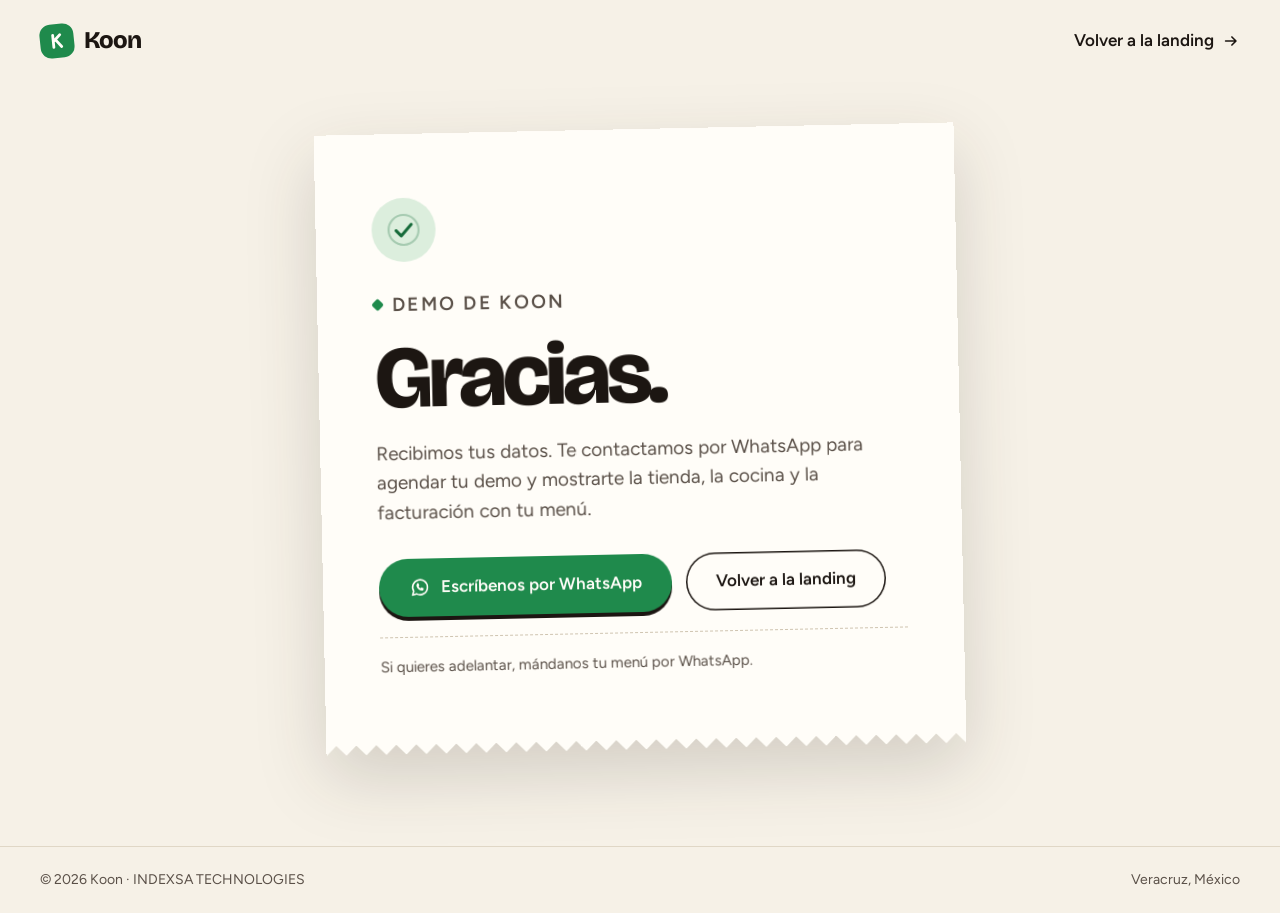
<file: gracias.html>
<!DOCTYPE html>
<html lang="es-MX">
<head>
  <meta charset="utf-8">
  <meta name="viewport" content="width=device-width, initial-scale=1">
  <title>Gracias · Koon</title>
  <meta name="description" content="Recibimos tu solicitud de demo de Koon. Te contactamos por WhatsApp.">
  <meta name="robots" content="noindex">
  <meta name="theme-color" content="#F6F1E7">
  <link rel="icon" href="data:image/svg+xml,%3Csvg xmlns='http://www.w3.org/2000/svg' viewBox='0 0 64 64'%3E%3Crect width='64' height='64' rx='18' fill='%231F8A4C'/%3E%3Cpath d='M22 16v32M22 33l19-17M28 28l15 20' fill='none' stroke='%23FFFDF8' stroke-width='7' stroke-linecap='round' stroke-linejoin='round'/%3E%3C/svg%3E">

  <link rel="preconnect" href="https://fonts.googleapis.com">
  <link rel="preconnect" href="https://fonts.gstatic.com" crossorigin>
  <link href="https://fonts.googleapis.com/css2?family=Bricolage+Grotesque:opsz,wght@12..96,500..800&family=Figtree:wght@400;500;600&display=swap" rel="stylesheet">
  <link rel="stylesheet" href="styles.css">
</head>
<body class="page-sub">
  <a class="skip-link" href="#contenido">Saltar al contenido</a>

  <header class="simple-header">
    <div class="wrap simple-header__inner">
      <a class="logo" href="index.html" aria-label="Koon, volver al inicio">
        <span class="logo__mark" aria-hidden="true"><svg viewBox="0 0 64 64"><path d="M22 16v32M22 33l19-17M28 28l15 20" fill="none" stroke="currentColor" stroke-width="7.5" stroke-linecap="round" stroke-linejoin="round"/></svg></span>
        <span class="logo__name">Koon</span>
      </a>
      <a class="back-link" href="index.html">
        Volver a la landing
        <svg viewBox="0 0 20 20" fill="none" aria-hidden="true">
          <path d="M4 10h11M11 5.5 15.5 10 11 14.5" stroke="currentColor" stroke-width="1.8" stroke-linecap="round" stroke-linejoin="round"/>
        </svg>
      </a>
    </div>
  </header>

  <main id="contenido">
    <section class="thanks" aria-labelledby="thanks-title">
      <div class="wrap">
        <div class="thanks__card">
          <svg class="thanks__icon" viewBox="0 0 24 24" fill="none" aria-hidden="true">
            <circle cx="12" cy="12" r="10" stroke="currentColor" stroke-width="1.4" opacity="0.28"/>
            <path d="M7 12.4 10.4 16 17.2 8.4" stroke="currentColor" stroke-width="2" stroke-linecap="round" stroke-linejoin="round"/>
          </svg>

          <p class="eyebrow">Demo de Koon</p>
          <h1 id="thanks-title">Gracias.</h1>
          <p>Recibimos tus datos. Te contactamos por WhatsApp para agendar tu demo y mostrarte la tienda, la cocina y la facturación con tu menú.</p>

          <div class="thanks__actions">
            <a class="btn btn--primary btn--lg" data-wa href="index.html#agenda-tu-demo">
              <svg class="btn__wa" viewBox="0 0 24 24" aria-hidden="true">
                <path d="M20.1 11.6a8.1 8.1 0 0 1-12 7.1L3.8 20l1.3-4.2a8.1 8.1 0 1 1 15-4.2Z" fill="none" stroke="currentColor" stroke-width="1.7" stroke-linejoin="round"/>
                <path d="M8.7 7.6c.2-.4.5-.4.8-.4h.5c.2 0 .4.1.5.4l.7 1.6c.1.2 0 .4-.1.5l-.5.6c-.1.1-.2.3 0 .5.4.7 1 1.3 1.7 1.7.2.1.4.1.5 0l.6-.5c.2-.2.4-.2.5-.1l1.6.7c.2.1.4.3.4.5v.5c0 .4-.2.8-.4 1-.4.4-1 .7-1.7.6-1.3-.1-2.7-.8-3.8-1.9-1.1-1.1-1.8-2.5-1.9-3.8 0-.6.2-1.2.6-1.6Z" fill="currentColor"/>
              </svg>
              <span>Escríbenos por WhatsApp</span>
            </a>
            <a class="btn btn--ghost btn--lg" href="index.html">Volver a la landing</a>
          </div>

          <p class="thanks__note">Si quieres adelantar, mándanos tu menú por WhatsApp.</p>
        </div>
      </div>
    </section>
  </main>

  <footer class="subfooter">
    <div class="wrap subfooter__inner">
      <p>© <span data-year>2026</span> Koon · INDEXSA TECHNOLOGIES</p>
      <p>Veracruz, México</p>
    </div>
  </footer>

  <script src="script.js" defer></script>
</body>
</html>
</file>
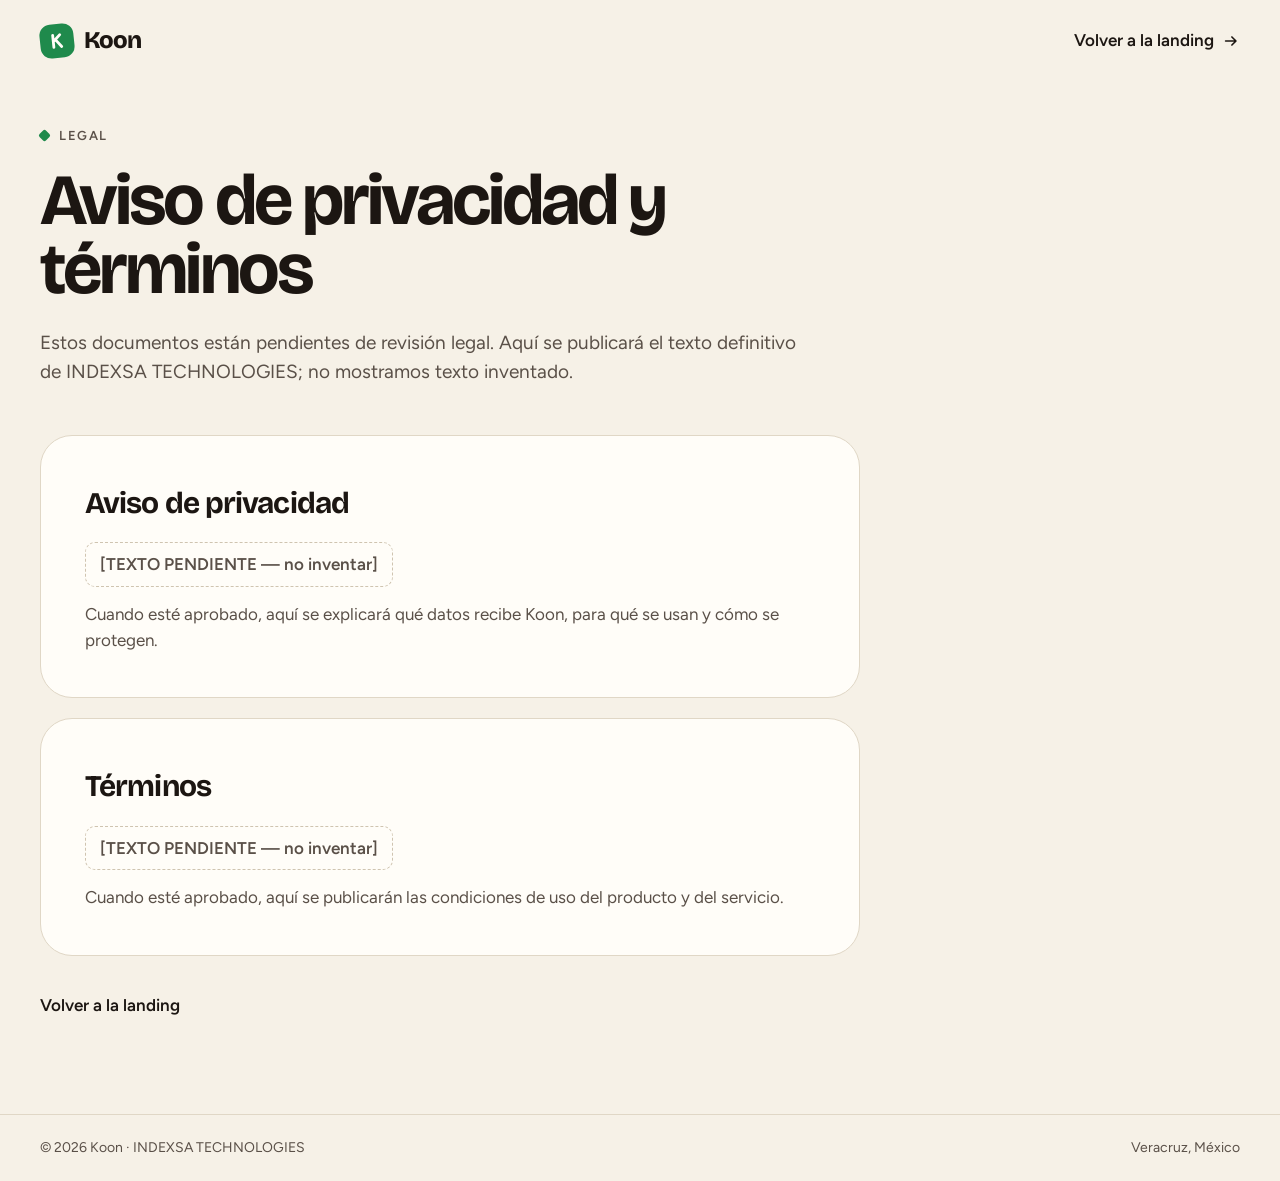
<file: legales.html>
<!DOCTYPE html>
<html lang="es-MX">
<head>
  <meta charset="utf-8">
  <meta name="viewport" content="width=device-width, initial-scale=1">
  <title>Aviso de privacidad y términos · Koon</title>
  <meta name="description" content="Documentos legales de Koon, producto de INDEXSA TECHNOLOGIES.">
  <meta name="robots" content="noindex">
  <meta name="theme-color" content="#F6F1E7">
  <link rel="icon" href="data:image/svg+xml,%3Csvg xmlns='http://www.w3.org/2000/svg' viewBox='0 0 64 64'%3E%3Crect width='64' height='64' rx='18' fill='%231F8A4C'/%3E%3Cpath d='M22 16v32M22 33l19-17M28 28l15 20' fill='none' stroke='%23FFFDF8' stroke-width='7' stroke-linecap='round' stroke-linejoin='round'/%3E%3C/svg%3E">

  <link rel="preconnect" href="https://fonts.googleapis.com">
  <link rel="preconnect" href="https://fonts.gstatic.com" crossorigin>
  <link href="https://fonts.googleapis.com/css2?family=Bricolage+Grotesque:opsz,wght@12..96,500..800&family=Figtree:wght@400;500;600&display=swap" rel="stylesheet">
  <link rel="stylesheet" href="styles.css">
</head>
<body class="page-sub">
  <a class="skip-link" href="#contenido">Saltar al contenido</a>

  <header class="simple-header">
    <div class="wrap simple-header__inner">
      <a class="logo" href="index.html" aria-label="Koon, volver al inicio">
        <span class="logo__mark" aria-hidden="true"><svg viewBox="0 0 64 64"><path d="M22 16v32M22 33l19-17M28 28l15 20" fill="none" stroke="currentColor" stroke-width="7.5" stroke-linecap="round" stroke-linejoin="round"/></svg></span>
        <span class="logo__name">Koon</span>
      </a>
      <a class="back-link" href="index.html">
        Volver a la landing
        <svg viewBox="0 0 20 20" fill="none" aria-hidden="true">
          <path d="M4 10h11M11 5.5 15.5 10 11 14.5" stroke="currentColor" stroke-width="1.8" stroke-linecap="round" stroke-linejoin="round"/>
        </svg>
      </a>
    </div>
  </header>

  <main id="contenido">
    <section class="legal-page" aria-labelledby="legal-title">
      <div class="wrap">
        <p class="eyebrow">Legal</p>
        <h1 id="legal-title">Aviso de privacidad y términos</h1>
        <p class="legal-page__intro">Estos documentos están pendientes de revisión legal. Aquí se publicará el texto definitivo de INDEXSA TECHNOLOGIES; no mostramos texto inventado.</p>

        <section class="legal-card" id="aviso" aria-labelledby="aviso-title">
          <h2 id="aviso-title">Aviso de privacidad</h2>
          <p class="legal-pending">[TEXTO PENDIENTE — no inventar]</p>
          <p>Cuando esté aprobado, aquí se explicará qué datos recibe Koon, para qué se usan y cómo se protegen.</p>
        </section>

        <section class="legal-card" id="terminos" aria-labelledby="terminos-title">
          <h2 id="terminos-title">Términos</h2>
          <p class="legal-pending">[TEXTO PENDIENTE — no inventar]</p>
          <p>Cuando esté aprobado, aquí se publicarán las condiciones de uso del producto y del servicio.</p>
        </section>

        <p class="legal-page__back">
          <a class="back-link" href="index.html">Volver a la landing</a>
        </p>
      </div>
    </section>
  </main>

  <footer class="subfooter">
    <div class="wrap subfooter__inner">
      <p>© <span data-year>2026</span> Koon · INDEXSA TECHNOLOGIES</p>
      <p>Veracruz, México</p>
    </div>
  </footer>

  <script src="script.js" defer></script>
</body>
</html>
</file>
<file: styles.css>
/* ==========================================================================
   KOON · Landing — Fase 5 «La comanda»
   Sistema: fondo hueso, tinta café y un solo color principal (--chile, hoy verde #1F8A4C;
   el nombre de la variable viene de la primera propuesta en naranja).
   Display: Bricolage Grotesque · Texto: Figtree
   Índice
   1. Tokens y base        7. Funciones
   2. Tipografía y utilidades 8. Facturación
   3. Botones              9. Comparativo
   4. Barra fija          10. Hecho para México
   5. Hero y cinta        11. Testimonio, precios, implementación
   6. Problema y flujo    12. FAQ, CTA, pie, páginas internas
   13. Movimiento (reveal) y preferencias
   ========================================================================== */

/* 1. TOKENS Y BASE ------------------------------------------------------- */
:root {
  --hueso: #F6F1E7;
  --hueso-2: #EDE6D8;
  --papel: #FFFDF8;
  --tinta: #1C1612;
  --tinta-2: #5A5048;
  --tinta-3: #8B8076;
  --linea: #E0D7C6;
  --linea-2: #CFC4B0;
  /* Color principal. Todo lo demás se deriva de aquí (ver playground.js). */
  --chile: #1F8A4C;
  --chile-hondo: color-mix(in oklab, var(--chile) 80%, #000);
  --chile-suave: color-mix(in oklab, var(--chile) 20%, var(--papel));
  --chile-vivo: color-mix(in oklab, var(--chile) 88%, #fff);
  --en-chile: var(--papel);        /* texto e iconos sobre el color principal */
  --titulo-chile: var(--papel);    /* título gigante sobre el color principal */
  --hierba: #1F8A4C;
  --hierba-hondo: #166B3A;
  --hierba-suave: #DCEEDD;
  --maiz: #F6C445;
  --maiz-suave: #FBEBBE;
  --cafe: #1C1612;
  --cafe-2: #2A221C;
  --cafe-3: #3A3029;

  --display: "Bricolage Grotesque", "Figtree", system-ui, sans-serif;
  --text: "Figtree", system-ui, -apple-system, "Segoe UI", sans-serif;

  --wrap: 1240px;
  --gut: 24px;
  --sec: clamp(88px, 11vw, 168px);
  --r-s: 12px;
  --r-m: 20px;
  --r-l: 32px;

  --ease: cubic-bezier(.2, .8, .2, 1);
  --ease-out: cubic-bezier(.16, 1, .3, 1);
  --ease-io: cubic-bezier(.65, 0, .35, 1);
}

@media (min-width: 768px) { :root { --gut: 40px; } }

*, *::before, *::after { box-sizing: border-box; }

html {
  overflow-x: clip;
  -webkit-text-size-adjust: 100%;
  scroll-padding-top: 96px;
}

body {
  margin: 0;
  background: var(--hueso);
  color: var(--tinta);
  font-family: var(--text);
  font-size: 1.0625rem;
  line-height: 1.55;
  -webkit-font-smoothing: antialiased;
  text-rendering: optimizeLegibility;
  overflow-x: clip;
}

img, svg { display: block; max-width: 100%; }
img { height: auto; }
h1, h2, h3, p, ul, ol, figure, blockquote { margin: 0; }
ul, ol { padding: 0; list-style: none; }
a { color: inherit; text-decoration: none; }
button, input { font: inherit; color: inherit; }
table { border-collapse: collapse; width: 100%; }

::selection { background: var(--chile); color: var(--en-chile); }

:focus-visible {
  outline: 2.5px solid var(--chile);
  outline-offset: 3px;
  border-radius: 6px;
}

.sprite { position: absolute; width: 0; height: 0; overflow: hidden; }

.sr-only {
  position: absolute; width: 1px; height: 1px; padding: 0; margin: -1px;
  overflow: hidden; clip: rect(0, 0, 0, 0); white-space: nowrap; border: 0;
}

.skip-link {
  position: fixed; left: 16px; top: -80px; z-index: 200;
  padding: 12px 18px; border-radius: 999px;
  background: var(--tinta); color: var(--papel); font-weight: 600;
}
.skip-link:focus { top: 16px; }

.wrap {
  width: min(100% - 2 * var(--gut), var(--wrap));
  margin-inline: auto;
}

.section { position: relative; padding-block: var(--sec); }
.section--dark { background: var(--cafe); color: var(--hueso); }

/* 2. TIPOGRAFÍA Y UTILIDADES -------------------------------------------- */
.h2 {
  font-family: var(--display);
  font-weight: 700;
  font-size: clamp(2.25rem, 5vw, 4rem);
  line-height: 1;
  letter-spacing: -.035em;
  font-variation-settings: "opsz" 96;
  text-wrap: balance;
}
.h2--xl { font-size: clamp(2.6rem, 6.4vw, 5.25rem); line-height: .96; letter-spacing: -.04em; }

.lead {
  font-size: clamp(1.0625rem, 1.5vw, 1.3125rem);
  line-height: 1.5;
  color: var(--tinta-2);
  max-width: 34em;
  text-wrap: pretty;
}
.section--dark .lead { color: rgba(246, 241, 231, .72); }

.eyebrow {
  display: inline-flex; align-items: center; gap: 10px;
  margin-bottom: 20px;
  font-size: .8125rem; font-weight: 600; letter-spacing: .12em; text-transform: uppercase;
  color: var(--tinta-2);
}
.eyebrow::before {
  content: ""; width: 9px; height: 9px; border-radius: 2px;
  background: var(--chile); rotate: 45deg;
}
.section--dark .eyebrow { color: rgba(246, 241, 231, .7); }

.head { margin-bottom: clamp(48px, 6vw, 88px); max-width: 880px; }
.head .lead { margin-top: 24px; }
.head--split {
  max-width: none;
  display: grid; gap: 24px;
}
.head--center { margin-inline: auto; text-align: center; }
.head--center .lead { margin-inline: auto; }
@media (min-width: 960px) {
  .head--split { grid-template-columns: 7fr 5fr; align-items: end; gap: 64px; }
  .head--split .lead { margin-top: 0; padding-bottom: 8px; }
}

.chip {
  display: inline-flex; align-items: center; gap: 10px;
  padding: 8px 16px 8px 12px;
  border: 1px solid var(--linea-2); border-radius: 999px;
  background: var(--papel);
  font-size: .875rem; font-weight: 600;
}
.chip__dot {
  width: 10px; height: 10px; border-radius: 50%; background: var(--hierba);
  box-shadow: 0 0 0 4px var(--hierba-suave);
}

.checks { display: grid; gap: 14px; }
.checks li { display: grid; grid-template-columns: 26px 1fr; gap: 12px; align-items: start; }
.checks svg {
  width: 26px; height: 26px; padding: 5px;
  border-radius: 50%; background: var(--hierba-suave); color: var(--hierba-hondo);
}
.checks--lg { gap: 18px; font-size: 1.1875rem; }
.section--dark .checks svg { background: rgba(246, 241, 231, .12); color: var(--maiz); }

.link {
  display: inline-flex; align-items: center; gap: 10px;
  font-weight: 600; padding-block: 6px;
  background: linear-gradient(currentColor, currentColor) 0 100% / 100% 1.5px no-repeat;
  transition: background-size .35s var(--ease), color .2s;
}
.link svg { width: 18px; height: 18px; transition: translate .25s var(--ease); }
.link:hover { color: var(--chile-hondo); }
.link:hover svg { translate: 4px 0; }

/* Borde de papel cortado (ticket) */
.zig-b {
  --z: 9px;
  -webkit-mask: conic-gradient(from -45deg at bottom, #0000, #000 1deg 89deg, #0000 90deg) 50% / calc(2 * var(--z)) 100%;
          mask: conic-gradient(from -45deg at bottom, #0000, #000 1deg 89deg, #0000 90deg) 50% / calc(2 * var(--z)) 100%;
}

/* 3. BOTONES -------------------------------------------------------------- */
.btn {
  --h: 48px;
  position: relative;
  display: inline-flex; align-items: center; justify-content: center; gap: 10px;
  min-height: var(--h); padding: 0 22px;
  border: 0; border-radius: 999px;
  font-weight: 600; font-size: 1rem; line-height: 1; white-space: nowrap;
  cursor: pointer;
  transition: translate .18s var(--ease), box-shadow .18s var(--ease), background-color .18s, color .18s, border-color .18s;
}
.btn--sm { --h: 44px; padding: 0 18px; font-size: .9375rem; }
.btn--lg { --h: 58px; padding: 0 30px; font-size: 1.0625rem; }
.btn--block { width: 100%; }

.btn--primary {
  background: var(--chile); color: var(--en-chile);
  box-shadow: 0 4px 0 0 var(--tinta);
}
.btn--primary:hover { translate: 0 -2px; box-shadow: 0 6px 0 0 var(--tinta); background: var(--chile-vivo); }
.btn--primary:active { translate: 0 3px; box-shadow: 0 1px 0 0 var(--tinta); transition-duration: .07s; }
.section--dark .btn--primary, .footer .btn--primary { box-shadow: 0 4px 0 0 #000; }

.btn--ghost {
  background: transparent; color: inherit;
  box-shadow: inset 0 0 0 1.5px currentColor;
}
.btn--ghost:hover { background: var(--tinta); color: var(--papel); box-shadow: inset 0 0 0 1.5px var(--tinta); translate: 0 -2px; }
.btn--ghost:active { translate: 0 1px; }

.btn__arrow { width: 18px; height: 18px; transition: translate .25s var(--ease); }
.btn:hover .btn__arrow { translate: 4px 0; }
.btn__wa { width: 22px; height: 22px; }
.btn[disabled] { opacity: .7; pointer-events: none; }

/* 4. BARRA FIJA ----------------------------------------------------------- */
.nav {
  position: fixed; inset: 14px 0 auto; z-index: 100;
  pointer-events: none;
  transition: translate .45s var(--ease);
}
.nav.is-hidden { translate: 0 -140%; }
.nav__pill {
  pointer-events: auto;
  width: min(100% - 2 * var(--gut) + 16px, var(--wrap) + 16px);
  margin-inline: auto;
  display: flex; align-items: center; justify-content: space-between; gap: 16px;
  padding: 8px 8px 8px 18px;
  border: 1px solid transparent; border-radius: 999px;
  transition: background-color .35s, border-color .35s, box-shadow .35s;
}
.nav.is-scrolled .nav__pill {
  background: rgba(255, 253, 248, .86);
  -webkit-backdrop-filter: blur(14px) saturate(1.4); backdrop-filter: blur(14px) saturate(1.4);
  border-color: var(--linea);
  box-shadow: 0 10px 30px -18px rgba(28, 22, 18, .35);
}
.nav__pill .btn--primary { box-shadow: 0 3px 0 0 var(--tinta); }

.logo { display: inline-flex; align-items: center; gap: 10px; }
.logo__mark {
  display: grid; place-items: center;
  width: 34px; height: 34px; border-radius: 11px;
  background: var(--chile); color: var(--en-chile);
  rotate: -6deg; transition: rotate .4s var(--ease);
}
.logo__mark svg { width: 24px; height: 24px; }
.logo:hover .logo__mark { rotate: 6deg; }
.logo__name { font-family: var(--display); font-weight: 800; font-size: 1.5rem; letter-spacing: -.04em; }
.logo__maker {
  display: none;
  padding-left: 12px; border-left: 1px solid var(--linea-2);
  font-size: .6875rem; font-weight: 600; letter-spacing: .16em; color: var(--tinta-3);
}
.nav__links { display: none; align-items: center; gap: 4px; }
.nav__links a {
  padding: 10px 16px; border-radius: 999px;
  font-weight: 500; font-size: .9688rem;
  transition: background-color .2s;
}
.nav__links a:hover { background: var(--hueso-2); }
@media (min-width: 860px) {
  .nav__links { display: flex; }
  .logo__maker { display: inline; }
}
@media (max-width: 380px) {
  .logo__name { font-size: 1.3rem; }
  .nav__pill .btn { padding: 0 14px; }
  .nav__pill .btn__arrow { display: none; }
}

/* 5. HERO Y CINTA --------------------------------------------------------- */
.hero {
  position: relative;
  min-height: 100svh;
  padding-top: clamp(104px, 13vh, 150px);
  padding-bottom: 28px;
  display: flex; flex-direction: column; justify-content: space-between; gap: 40px;
}
.hero__grid { display: grid; gap: 48px; align-items: center; }
.hero__title {
  margin-top: 22px;
  font-family: var(--display); font-weight: 700;
  font-size: clamp(2.7rem, 10.6vw, 4.25rem);
  line-height: .95; letter-spacing: -.045em;
  font-variation-settings: "opsz" 96;
}
.hero__title .hl { color: var(--chile); }
.hero__sub {
  margin-top: 24px; max-width: 30em;
  font-size: clamp(1.125rem, 1.55vw, 1.3125rem); line-height: 1.45; color: var(--tinta-2);
}
.hero__actions { margin-top: 32px; display: flex; flex-wrap: wrap; gap: 14px; }
.hero__note { margin-top: 20px; font-size: .9375rem; color: var(--tinta-3); }

@media (max-width: 559px) {
  .hero__actions .btn { width: 100%; }
}
@media (min-width: 1024px) {
  .hero__grid { grid-template-columns: minmax(0, 54fr) minmax(0, 46fr); gap: 24px; }
  .hero__title { font-size: clamp(3.2rem, 5.55vw, 5.2rem); }
}

.seals {
  display: grid; gap: 0;
  border-top: 1px solid var(--linea-2);
}
.seal {
  display: flex; align-items: center; gap: 14px;
  padding: 16px 0;
  border-bottom: 1px solid var(--linea);
}
.seal__icon {
  flex: none; display: grid; place-items: center;
  width: 44px; height: 44px; border-radius: 50%;
  background: var(--hierba-suave); color: var(--hierba-hondo);
}
.seal__icon svg { width: 22px; height: 22px; }
.seal__text { display: grid; line-height: 1.3; }
.seal__text strong { font-family: var(--display); font-weight: 700; font-size: 1.125rem; letter-spacing: -.02em; }
.seal__text span { font-size: .9375rem; color: var(--tinta-2); }
@media (min-width: 760px) {
  .seals { grid-template-columns: repeat(3, 1fr); }
  .seal { padding: 20px 0 8px; border-bottom: 0; }
  .seal + .seal { padding-left: 28px; border-left: 1px solid var(--linea); }
}

/* Platos sueltos */
.plate {
  position: absolute; z-index: 0; pointer-events: none; user-select: none;
  border-radius: 50%;
  filter: drop-shadow(0 26px 30px rgba(28, 22, 18, .22));
  will-change: transform;
}
.plate--h1 { width: clamp(120px, 17vw, 260px); right: clamp(-90px, -5vw, -40px); top: clamp(60px, 9vh, 96px); }
.plate--h2 { display: none; width: clamp(130px, 13vw, 200px); left: -6.5vw; top: 64%; }
.plate--c1 { width: clamp(150px, 20vw, 300px); right: -5vw; top: -9vw; }
@media (min-width: 1280px) { .plate--h2 { display: block; } }
.hero > .wrap { position: relative; z-index: 1; }

/* Cinta */
.ribbon {
  position: relative; z-index: 2;
  margin-block: clamp(20px, 4vw, 56px) clamp(8px, 2vw, 24px);
  width: 108vw; margin-left: -4vw;
  rotate: -2deg;
  background: var(--chile); color: var(--en-chile);
  overflow: hidden;
}
.ribbon__track { display: flex; width: max-content; will-change: transform; }
.ribbon__set {
  display: flex; align-items: center; gap: clamp(20px, 3vw, 44px);
  padding: clamp(14px, 1.8vw, 22px) clamp(10px, 1.5vw, 22px);
  font-family: var(--display); font-weight: 700; letter-spacing: -.02em;
  font-size: clamp(1.25rem, 2.6vw, 2.125rem); white-space: nowrap;
}
.ribbon__set svg { width: .8em; height: .8em; flex: none; }

/* 6. PROBLEMA Y FLUJO ----------------------------------------------------- */
.problem__grid { display: grid; gap: 48px; }
.problem__count {
  display: none; margin-top: 40px; align-items: baseline; gap: 10px;
  font-family: var(--display); font-weight: 700; letter-spacing: -.03em; color: var(--tinta-3);
}
.problem__count b { font-size: 3.5rem; line-height: 1; color: var(--chile); font-variant-numeric: tabular-nums; }
.problem__head .lead { margin-top: 24px; }

.problem__stack { display: grid; gap: 22vh; padding-bottom: 6vh; }
.pain { position: sticky; top: calc(92px + var(--i) * 12px); }
.pain__paper {
  position: relative;
  padding: clamp(28px, 4vw, 48px) clamp(24px, 4vw, 48px) clamp(40px, 5vw, 60px);
  background: var(--papel);
  border-radius: 10px 10px 0 0;
  rotate: var(--r);
  transform-origin: 50% 0;
  -webkit-mask: conic-gradient(from -45deg at bottom, #0000, #000 1deg 89deg, #0000 90deg) 50% / 20px 100%;
          mask: conic-gradient(from -45deg at bottom, #0000, #000 1deg 89deg, #0000 90deg) 50% / 20px 100%;
  will-change: transform;
}
.pain { filter: drop-shadow(0 18px 26px rgba(28, 22, 18, .13)); }
.pain__no {
  display: flex; justify-content: space-between; align-items: center;
  padding-bottom: 16px; margin-bottom: 28px;
  border-bottom: 1.5px dashed var(--linea-2);
  font-size: .8125rem; font-weight: 600; letter-spacing: .14em; text-transform: uppercase; color: var(--tinta-3);
}
.pain__no::after { content: "Koon"; color: var(--chile); }
.pain__icon {
  display: grid; place-items: center; width: 60px; height: 60px; margin-bottom: 24px;
  border-radius: 18px; background: var(--chile); color: var(--en-chile);
  rotate: -5deg;
}
.pain__icon svg { width: 30px; height: 30px; }
.pain h3 {
  font-family: var(--display); font-weight: 700;
  font-size: clamp(1.75rem, 3.3vw, 2.6rem); line-height: 1.02; letter-spacing: -.035em;
  text-wrap: balance;
}
.pain p:last-child { margin-top: 16px; font-size: clamp(1.0625rem, 1.4vw, 1.1875rem); color: var(--tinta-2); max-width: 30em; }

@media (min-width: 960px) {
  .problem__grid { grid-template-columns: 5fr 6fr; gap: 0 9%; align-items: start; }
  .problem__head { position: sticky; top: 132px; padding-bottom: 8vh; }
  .problem__count { display: flex; }
  .problem__stack { gap: 34vh; padding-top: 2vh; padding-bottom: 10vh; }
  .pain { top: calc(132px + var(--i) * 16px); }
}

/* Flujo */
.flow { background: var(--papel); }
.flow__rail { position: relative; --p: 1; }
.flow__steps { display: grid; gap: 44px; }
.step { position: relative; padding-left: 56px; }
.step__art {
  height: 168px; margin-bottom: 24px;
  display: grid; place-items: center;
  border-radius: var(--r-m); background: var(--hueso);
  transition: background-color .5s, translate .6s var(--ease), rotate .6s var(--ease);
}
.step__no {
  font-size: .8125rem; font-weight: 600; letter-spacing: .14em; text-transform: uppercase;
  color: var(--tinta-3); transition: color .4s;
}
.step h3 {
  margin-top: 8px;
  font-family: var(--display); font-weight: 700; font-size: clamp(1.5rem, 2vw, 1.75rem); line-height: 1.08; letter-spacing: -.03em;
}
.step > p:last-child { margin-top: 10px; color: var(--tinta-2); max-width: 24em; }
.step::before {
  content: ""; position: absolute; left: 12px; top: 0;
  width: 16px; height: 16px; border-radius: 50%;
  background: var(--papel); border: 2px solid var(--linea-2);
  transition: background-color .35s, border-color .35s, scale .35s var(--ease);
  z-index: 1;
}
.step.is-on::before { background: var(--chile); border-color: var(--chile); scale: 1.2; }
.step.is-on .step__no { color: var(--chile-hondo); }
.step.is-on .step__art { background: var(--maiz-suave); }

.flow__line {
  position: absolute; left: 19px; top: 8px; bottom: 0; width: 2px;
  background: repeating-linear-gradient(var(--linea-2) 0 6px, transparent 6px 12px);
}
.flow__line-fill {
  position: absolute; inset: 0; background: var(--chile);
  transform-origin: 50% 0; scale: 1 var(--p);
}
.flow__token {
  position: absolute; left: 50%; top: calc(var(--p) * 100%);
  width: 34px; height: 34px; translate: -50% -50%;
  display: grid; place-items: center; border-radius: 50%;
  background: var(--tinta); color: var(--maiz); z-index: 2;
}
.flow__token svg { width: 18px; height: 18px; }

@media (min-width: 960px) {
  .flow__steps { grid-template-columns: repeat(4, 1fr); gap: 28px; }
  .step { padding-left: 0; padding-top: 0; }
  .step__art { height: 210px; margin-bottom: 72px; }
  .step::before { left: 0; top: 238px; }
  .flow__line {
    left: 0; right: 0; top: 245px; bottom: auto; width: auto; height: 2px;
    background: repeating-linear-gradient(90deg, var(--linea-2) 0 6px, transparent 6px 12px);
  }
  .flow__line-fill { transform-origin: 0 50%; scale: var(--p) 1; }
  .flow__token { left: calc(var(--p) * 100%); top: 50%; }
  .step.is-on .step__art { translate: 0 -8px; rotate: -1.5deg; }
  .step:nth-child(even).is-on .step__art { rotate: 1.5deg; }
}

/* 7. FUNCIONES ------------------------------------------------------------ */
.feats__list { display: grid; gap: 72px; }
.feat { display: grid; gap: 32px; }
.feat__index {
  display: inline-flex; align-items: center; gap: 12px; margin-bottom: 14px;
  font-size: .8125rem; font-weight: 600; letter-spacing: .14em; text-transform: uppercase; color: var(--tinta-2);
}
.feat__index b {
  display: grid; place-items: center; width: 38px; height: 38px; border-radius: 50%;
  background: var(--tinta); color: var(--hueso);
  font-family: var(--display); font-size: .9375rem; letter-spacing: 0;
}
.feat__title {
  margin-bottom: 26px;
  font-family: var(--display); font-weight: 700;
  font-size: clamp(2rem, 3.6vw, 3rem); line-height: 1; letter-spacing: -.04em;
}
.practice {
  margin-top: 28px; padding: 20px 22px;
  border-radius: var(--r-m); background: var(--papel);
  border: 1px solid var(--linea);
}
.practice__label {
  display: inline-block; margin-bottom: 8px; padding: 4px 10px; border-radius: 999px;
  background: var(--maiz); color: var(--tinta);
  font-size: .75rem; font-weight: 600; letter-spacing: .1em; text-transform: uppercase;
}
.practice p { font-size: 1.0625rem; line-height: 1.5; }

.feat__media {
  --tint: var(--hueso-2);
  display: grid; place-items: center;
  padding: clamp(20px, 5vw, 52px);
  border-radius: var(--r-l);
  background: var(--tint);
  aspect-ratio: 1 / 1;
  overflow: hidden;
}
.feat__media[data-feat-media="1"] { --tint: var(--chile-suave); }
.feat__media[data-feat-media="2"] { --tint: var(--maiz-suave); }
.feat__media[data-feat-media="3"] { --tint: var(--cafe-2); }
@media (min-width: 600px) { .feat__media { aspect-ratio: 6 / 5; } }

.feats__stage { display: none; }

@media (min-width: 1024px) {
  .feats { display: grid; grid-template-columns: minmax(0, 5fr) minmax(0, 6fr); gap: 7%; align-items: start; }
  .feats__list { gap: 0; }
  .feat { min-height: 76vh; align-content: center; padding-block: 5vh; }

  .feats.is-staged .feat { opacity: .28; transition: opacity .5s var(--ease); }
  .feats.is-staged .feat.is-active { opacity: 1; }

  .feats.is-staged .feats__stage {
    display: block; position: sticky;
    top: max(104px, calc(50vh - 300px));
    height: min(600px, calc(100vh - 150px));
    border-radius: var(--r-l);
    background: var(--hueso-2);
    transition: background-color .6s var(--ease);
    overflow: hidden;
  }
  .feats.is-staged .feats__stage[data-active="1"] { background: var(--chile-suave); }
  .feats.is-staged .feats__stage[data-active="2"] { background: var(--maiz-suave); }
  .feats.is-staged .feats__stage[data-active="3"] { background: var(--cafe-2); }

  .feats__stage .feat__media {
    position: absolute; inset: 0; aspect-ratio: auto;
    background: none; border-radius: 0;
    opacity: 0; visibility: hidden;
    translate: 0 36px; scale: .96; rotate: 1.5deg;
    transition: opacity .45s var(--ease), translate .7s var(--ease-out), scale .7s var(--ease-out), rotate .7s var(--ease-out), visibility 0s .45s;
  }
  .feats__stage .feat__media.is-active {
    opacity: 1; visibility: visible; translate: 0; scale: 1; rotate: 0deg;
    transition-delay: .08s, .08s, .08s, .08s, 0s;
  }
}

/* 8. FACTURACIÓN ---------------------------------------------------------- */
.invoice { background: var(--papel); overflow: hidden; }
.invoice__grid { display: grid; gap: 56px; align-items: center; }
.invoice__copy .lead { margin-top: 28px; }
.inv-steps { margin-top: 36px; display: grid; gap: 0; border-top: 1px solid var(--linea); }
.inv-steps li {
  display: grid; grid-template-columns: 44px 1fr; align-items: center; gap: 16px;
  padding: 16px 0; border-bottom: 1px solid var(--linea);
  font-size: 1.1875rem; font-weight: 500;
}
.inv-steps b {
  display: grid; place-items: center; width: 44px; height: 44px; border-radius: 50%;
  background: var(--chile); color: var(--en-chile);
  font-family: var(--display); font-size: 1.125rem;
}

.invoice__visual { --p: 1; position: relative; width: min(100%, 380px); margin-inline: auto; }
.printer {
  position: relative; z-index: 2; height: 54px; border-radius: 18px 18px 10px 10px;
  background: var(--tinta);
  box-shadow: 0 14px 24px -12px rgba(28, 22, 18, .5);
}
.printer span { position: absolute; left: 7%; right: 7%; bottom: 10px; height: 8px; border-radius: 4px; background: #000; }
.printer::before { content: ""; position: absolute; left: 22px; top: 16px; width: 10px; height: 10px; border-radius: 50%; background: var(--hierba); box-shadow: 0 0 0 4px rgba(31, 138, 76, .25); }
.printer__feed { position: relative; margin: -14px 9% 0; overflow: hidden; padding-bottom: 34px; }
.ticket {
  position: relative;
  padding: 26px 24px 34px;
  background: var(--hueso);
  color: var(--tinta);
  font-variant-numeric: tabular-nums;
  translate: 0 calc((var(--p) - 1) * 100%);
  -webkit-mask: conic-gradient(from -45deg at bottom, #0000, #000 1deg 89deg, #0000 90deg) 50% / 16px 100%;
          mask: conic-gradient(from -45deg at bottom, #0000, #000 1deg 89deg, #0000 90deg) 50% / 16px 100%;
  will-change: translate;
}
.printer__feed { filter: drop-shadow(0 22px 22px rgba(28, 22, 18, .16)); }
.ticket__head { display: flex; justify-content: space-between; align-items: baseline; padding-bottom: 14px; border-bottom: 1.5px dashed var(--linea-2); }
.ticket__brand { font-family: var(--display); font-weight: 800; font-size: 1.5rem; letter-spacing: -.04em; }
.ticket__kind, .ticket__rows, .ticket__hint, .ticket__foot span { font-size: .8125rem; letter-spacing: .06em; text-transform: uppercase; }
.ticket__kind { color: var(--tinta-2); }
.ticket__rows { padding: 14px 0; border-bottom: 1.5px dashed var(--linea-2); display: grid; gap: 6px; color: var(--tinta-2); }
.ticket__rows p { display: flex; justify-content: space-between; gap: 12px; }
.ticket__rows b { font-weight: 500; }
.ticket__total { margin-top: 6px; color: var(--tinta); font-weight: 600; font-size: .9375rem; }
.ticket__total b { font-weight: 700; }
.ticket__body { padding: 20px 0 18px; text-align: center; }
.ticket__kicker { font-family: var(--display); font-weight: 700; font-size: 1.375rem; letter-spacing: -.02em; }
.ticket__qr { position: relative; width: 168px; margin: 16px auto 12px; padding: 12px; background: #fff; border-radius: 12px; overflow: hidden; }
.qr { display: grid; grid-template-columns: repeat(25, 1fr); aspect-ratio: 1; }
.qr span.is-on { background: var(--tinta); }
.ticket__scan {
  position: absolute; left: 6px; right: 6px; top: 0; height: 3px; border-radius: 3px;
  background: var(--chile); box-shadow: 0 0 14px 3px color-mix(in srgb, var(--chile) 55%, transparent);
  animation: scan 2.6s var(--ease-io) infinite alternate;
}
@keyframes scan { from { translate: 0 10px; } to { translate: 0 176px; } }
.ticket__hint { color: var(--tinta-2); }
.ticket__cfdi {
  display: inline-flex; align-items: center; gap: 8px; margin-top: 14px; padding: 7px 14px 7px 10px;
  border: 2px solid var(--hierba-hondo); border-radius: 8px; color: var(--hierba-hondo);
  font-weight: 700; letter-spacing: .08em; rotate: -4deg;
}
.ticket__cfdi svg { width: 18px; height: 18px; }
.ticket__foot { padding-top: 16px; border-top: 1.5px dashed var(--linea-2); text-align: center; }
.ticket__foot p { font-family: var(--display); font-weight: 700; font-size: 1.125rem; }
.ticket__foot span { display: block; margin-top: 4px; font-size: .6875rem; color: var(--tinta-2); }
.ticket__barcode {
  height: 34px; margin-top: 14px;
  background: repeating-linear-gradient(90deg, var(--tinta) 0 2px, transparent 2px 5px, var(--tinta) 5px 6px, transparent 6px 10px, var(--tinta) 10px 13px, transparent 13px 15px);
}
@media (min-width: 960px) {
  .invoice__grid { grid-template-columns: 7fr 5fr; gap: 6%; }
  .invoice__visual { width: 400px; rotate: 2.5deg; }
}

/* 9. COMPARATIVO ---------------------------------------------------------- */
.compare { overflow: hidden; }
.vs { table-layout: fixed; }
.vs th, .vs td { text-align: left; vertical-align: middle; padding: 30px 32px; }
.vs thead th {
  padding-block: 20px;
  font-size: .8125rem; font-weight: 600; letter-spacing: .14em; text-transform: uppercase;
  color: rgba(246, 241, 231, .6);
}
.vs thead th.vs__koon {
  color: var(--en-chile); background: var(--chile); border-radius: 24px 24px 0 0;
  font-family: var(--display); font-size: 1.25rem; letter-spacing: -.02em; text-transform: none; font-weight: 800;
}
.vs tbody th {
  font-family: var(--display); font-weight: 600; font-size: clamp(1.375rem, 2.3vw, 1.875rem); letter-spacing: -.03em;
  border-top: 1px solid rgba(246, 241, 231, .16); padding-left: 0;
}
.vs tbody td { border-top: 1px solid rgba(246, 241, 231, .16); font-size: 1.1875rem; }
.vs tbody td.vs__koon { background: var(--chile); color: var(--en-chile); border-top-color: color-mix(in srgb, var(--en-chile) 18%, transparent); font-weight: 600; font-size: 1.3125rem; }
.vs tbody tr:last-child td.vs__koon { border-radius: 0 0 24px 24px; }
.vs tbody tr:last-child th, .vs tbody tr:last-child td:not(.vs__koon) { border-bottom: 1px solid rgba(246, 241, 231, .16); }
.yes, .no { display: inline-flex; align-items: center; gap: 12px; }
.yes svg { flex: none; width: 30px; height: 30px; padding: 6px; border-radius: 50%; background: var(--en-chile); color: var(--chile); }
.no { color: rgba(246, 241, 231, .58); }
.no svg { flex: none; width: 30px; height: 30px; padding: 7px; border-radius: 50%; background: rgba(246, 241, 231, .1); color: rgba(246, 241, 231, .6); }

@media (max-width: 859px) {
  .vs, .vs tbody, .vs tr, .vs th, .vs td { display: block; }
  .vs thead { display: none; }
  .vs tbody { display: grid; gap: 18px; }
  .vs tbody tr { border-radius: 24px; overflow: hidden; background: var(--cafe-2); }
  .vs tbody th { border: 0; padding: 22px 22px 16px; }
  .vs tbody td, .vs tbody td.vs__koon { border: 0; padding: 16px 22px 18px; border-radius: 0 !important; }
  .vs tbody tr:last-child th, .vs tbody tr:last-child td:not(.vs__koon) { border-bottom: 0; }
  .vs tbody td::before {
    content: attr(data-label); display: block; margin-bottom: 8px;
    font-size: .75rem; font-weight: 600; letter-spacing: .12em; text-transform: uppercase; opacity: .7;
  }
}

/* 10. HECHO PARA MÉXICO --------------------------------------------------- */
.mx { position: relative; background: var(--hueso); }
.mx__sticky { padding: 12px; }
.mx__panel {
  position: relative; overflow: hidden;
  display: flex; flex-direction: column; align-items: center; justify-content: center; gap: clamp(20px, 3vh, 40px);
  min-height: min(880px, 100svh - 24px);
  padding: clamp(72px, 10vh, 120px) var(--gut) clamp(36px, 6vh, 64px);
  border-radius: clamp(24px, 3vw, 44px);
  background: var(--chile); color: var(--en-chile);
  text-align: center;
}
.mx__title {
  font-family: var(--display); font-weight: 800;
  font-size: clamp(4rem, 16.5vw, 15.5rem);
  line-height: .8; letter-spacing: -.06em; color: var(--titulo-chile);
  font-variation-settings: "opsz" 96;
}
.mx__title span { display: block; will-change: transform; }
.mx__plates {
  position: relative; z-index: 2;
  display: flex; justify-content: center;
  margin-top: clamp(-90px, -6vw, -28px);
}
.mx__plate {
  width: clamp(88px, 17vw, 250px); margin-inline: clamp(-14px, -1vw, -6px);
  border-radius: 50%;
  filter: drop-shadow(0 22px 22px rgba(28, 22, 18, .32));
  will-change: transform;
}
.mx__foot { position: relative; z-index: 3; display: grid; gap: 18px; justify-items: center; }
.mx__lead { font-family: var(--display); font-weight: 700; font-size: clamp(1.375rem, 2.6vw, 2.25rem); letter-spacing: -.03em; line-height: 1.05; }
.mx__tags { display: flex; flex-wrap: wrap; justify-content: center; gap: 8px; }
.mx__tags li {
  padding: 8px 16px; border-radius: 999px;
  background: var(--en-chile); color: var(--chile); font-weight: 600; font-size: .9375rem;
}
.motion .mx { height: 200vh; }
@media (min-width: 860px) { .motion .mx { height: 240vh; } }
@media (max-width: 599px) {
  .mx__title { font-size: 21.5vw; }
  .mx__plate { width: 27vw; margin-inline: -3.2vw; }
  .mx__plates { margin-top: -5vw; }
}
.motion .mx__sticky { position: sticky; top: 0; height: 100vh; height: 100svh; }
.motion .mx__panel { min-height: 0; height: 100%; }

/* 11. TESTIMONIO, PRECIOS, IMPLEMENTACIÓN --------------------------------- */
.quote { padding-block: clamp(72px, 9vw, 130px); }
.note {
  position: relative; max-width: 940px; margin-inline: auto;
  padding: clamp(32px, 5vw, 64px);
  background: var(--papel); border: 1.5px dashed var(--linea-2); border-radius: var(--r-l);
  rotate: -1.2deg;
  display: grid; gap: 36px;
}
.note__pin {
  position: absolute; top: -14px; left: 50%; translate: -50% 0;
  width: 28px; height: 28px; border-radius: 50%; background: var(--chile);
  box-shadow: 0 6px 0 -2px rgba(28, 22, 18, .25), inset -4px -4px 0 rgba(0, 0, 0, .15);
}
.note__label { margin-bottom: 14px; font-size: .8125rem; font-weight: 600; letter-spacing: .14em; text-transform: uppercase; color: var(--tinta-3); }
.note__text { font-family: var(--display); font-weight: 600; font-size: clamp(1.5rem, 3.2vw, 2.5rem); line-height: 1.1; letter-spacing: -.03em; color: var(--tinta-2); }
.note__person { display: flex; flex-wrap: wrap; align-items: center; gap: 18px; padding-top: 28px; border-top: 1.5px dashed var(--linea-2); }
.avatar {
  flex: none; display: grid; place-items: center; width: 72px; height: 72px; border-radius: 50%;
  background: var(--hueso-2); border: 1.5px dashed var(--linea-2);
  font-size: .5625rem; font-weight: 600; letter-spacing: .08em; line-height: 1.2; text-align: center; color: var(--tinta-3);
}
.note figcaption { display: grid; line-height: 1.35; margin-right: auto; }
.note figcaption span { color: var(--tinta-2); font-size: .9375rem; }
.note__stat { display: grid; line-height: 1.3; text-align: left; }
.note__stat strong { font-family: var(--display); font-size: 1.375rem; letter-spacing: -.02em; color: var(--chile-hondo); }
.note__stat span { font-size: .875rem; color: var(--tinta-2); }

.pricing { background: var(--papel); }
.quote-card {
  display: grid; gap: 32px;
  padding: clamp(28px, 4.5vw, 64px);
  border-radius: var(--r-l); background: var(--hueso);
  overflow: hidden;
}
.quote-card__time { display: flex; align-items: baseline; line-height: .78; color: var(--chile); font-family: var(--display); font-weight: 800; letter-spacing: -.07em; }
.quote-card__num { font-size: clamp(8rem, 22vw, 17rem); font-variant-numeric: tabular-nums; }
.quote-card__unit { font-size: clamp(3rem, 8vw, 6rem); margin-left: .08em; }
.quote-card__kicker { margin-bottom: 10px; font-size: .8125rem; font-weight: 600; letter-spacing: .14em; text-transform: uppercase; color: var(--tinta-3); }
.quote-card__title { font-family: var(--display); font-weight: 700; font-size: clamp(1.875rem, 3vw, 2.5rem); line-height: 1; letter-spacing: -.035em; }
.quote-card__text { margin: 14px 0 24px; color: var(--tinta-2); max-width: 26em; }
.quote-card__panel { display: grid; gap: 14px; align-content: center; padding: clamp(22px, 2.6vw, 32px); border-radius: var(--r-m); background: var(--papel); }
.quote-card__note { font-size: 1rem; color: var(--tinta-2); margin-bottom: 6px; }
.quote-card__note b { color: var(--tinta); font-family: var(--display); font-size: 1.25rem; }
.quote-card__small { text-align: center; font-size: .875rem; color: var(--tinta-3); }
@media (min-width: 720px) {
  .quote-card { grid-template-columns: 1fr 1fr; align-items: center; }
  .quote-card__time { grid-column: 1 / -1; }
}
@media (min-width: 1100px) {
  .quote-card { grid-template-columns: auto minmax(0, 1fr) minmax(280px, 340px); gap: 5%; }
  .quote-card__time { grid-column: auto; }
  .quote-card__num { font-size: clamp(11rem, 17vw, 16rem); }
}

.impl__steps { position: relative; display: grid; gap: 28px; }
.icard {
  position: relative; z-index: 1;
  padding: 30px 28px 34px; border-radius: var(--r-m);
  background: var(--papel); border: 1px solid var(--linea);
  box-shadow: 0 22px 34px -24px rgba(28, 22, 18, .35);
  rotate: var(--r);
  transition: rotate .5s var(--ease), translate .5s var(--ease), box-shadow .5s;
}
.icard:hover { rotate: 0deg; translate: 0 -8px; box-shadow: 0 34px 44px -26px rgba(28, 22, 18, .4); }
.icard__num {
  display: block; margin-bottom: 44px;
  font-family: var(--display); font-weight: 800; font-size: clamp(4rem, 7vw, 6rem); line-height: .8; letter-spacing: -.06em; color: var(--chile);
}
.icard h3 { font-family: var(--display); font-weight: 700; font-size: clamp(1.5rem, 2.2vw, 1.875rem); line-height: 1.05; letter-spacing: -.03em; }
.icard p { margin-top: 12px; color: var(--tinta-2); }
.impl__thread { display: none; position: absolute; left: -2%; right: -2%; top: 38%; height: 120px; color: var(--tinta-3); z-index: 0; pointer-events: none; }
.impl__thread svg { width: 100%; height: 100%; overflow: visible; }
.impl__quote {
  margin: clamp(64px, 9vw, 130px) auto 0; max-width: 16em; text-align: center;
  font-family: var(--display); font-weight: 700; font-size: clamp(2rem, 5vw, 4rem); line-height: 1; letter-spacing: -.04em;
  text-wrap: balance;
}
@media (min-width: 860px) {
  .impl__steps { grid-template-columns: repeat(3, 1fr); gap: 36px; padding-block: 12px; }
  .icard:nth-child(2) { margin-top: 44px; }
  .impl__thread { display: block; }
}

/* 12. FAQ, CTA, PIE ------------------------------------------------------- */
.faq { background: var(--papel); }
.faq__grid { display: grid; gap: 48px; }
.faq__intro .lead { margin: 24px 0 24px; }
.faq__list { border-top: 1.5px solid var(--tinta); }
.faq__item { border-bottom: 1px solid var(--linea-2); }
.faq__trigger {
  display: flex; align-items: center; justify-content: space-between; gap: 24px;
  width: 100%; padding: 24px 0; border: 0; background: none; text-align: left; cursor: pointer;
  font-family: var(--display); font-weight: 600; font-size: clamp(1.25rem, 2vw, 1.625rem); letter-spacing: -.025em; line-height: 1.15;
  transition: color .2s;
}
.faq__trigger:hover { color: var(--chile-hondo); }
.faq__icon {
  position: relative; flex: none; width: 40px; height: 40px; border-radius: 50%;
  background: var(--hueso); transition: background-color .3s, rotate .45s var(--ease);
}
.faq__icon::before, .faq__icon::after {
  content: ""; position: absolute; left: 50%; top: 50%; width: 14px; height: 2px; border-radius: 2px;
  background: currentColor; translate: -50% -50%; transition: rotate .45s var(--ease);
}
.faq__icon::after { rotate: 90deg; }
.faq__item.is-open .faq__icon { background: var(--chile); color: var(--en-chile); rotate: 180deg; }
.faq__item.is-open .faq__icon::after { rotate: 0deg; }
.faq__panel { display: grid; grid-template-rows: 0fr; transition: grid-template-rows .5s var(--ease); }
.faq__item.is-open .faq__panel { grid-template-rows: 1fr; }
.faq__panel-inner { overflow: hidden; }
.faq__panel-inner p { padding: 0 64px 28px 0; font-size: 1.125rem; color: var(--tinta-2); max-width: 38em; }
html:not(.js) .faq__panel { grid-template-rows: 1fr; }
@media (min-width: 960px) {
  .faq__grid { grid-template-columns: 5fr 7fr; gap: 8%; align-items: start; }
  .faq__intro { position: sticky; top: 132px; }
}

.cta { overflow: hidden; padding-bottom: clamp(72px, 9vw, 130px); }
.cta__grid { position: relative; z-index: 1; display: grid; gap: 56px; align-items: center; }
.cta__copy .lead { margin: 28px 0 36px; }
.cta__form { rotate: var(--r); filter: drop-shadow(0 30px 40px rgba(0, 0, 0, .45)); transition: rotate .6s var(--ease); }
.cta__form:focus-within { rotate: 0deg; }
.form {
  --z: 10px;
  position: relative; padding: 44px clamp(22px, 3vw, 40px) 52px;
  background: var(--papel); color: var(--tinta);
  -webkit-mask:
    conic-gradient(from 135deg at top, #0000, #000 1deg 89deg, #0000 90deg) top / calc(2 * var(--z)) 51% repeat-x,
    conic-gradient(from -45deg at bottom, #0000, #000 1deg 89deg, #0000 90deg) bottom / calc(2 * var(--z)) 51% repeat-x;
          mask:
    conic-gradient(from 135deg at top, #0000, #000 1deg 89deg, #0000 90deg) top / calc(2 * var(--z)) 51% repeat-x,
    conic-gradient(from -45deg at bottom, #0000, #000 1deg 89deg, #0000 90deg) bottom / calc(2 * var(--z)) 51% repeat-x;
}
.form__kicker {
  display: flex; justify-content: space-between; padding-bottom: 14px; margin-bottom: 22px;
  border-bottom: 1.5px dashed var(--linea-2);
  font-size: .8125rem; font-weight: 600; letter-spacing: .14em; text-transform: uppercase; color: var(--tinta-3);
}
.form__kicker span:last-child { color: var(--chile-hondo); }
.form__title { font-family: var(--display); font-weight: 700; font-size: clamp(1.75rem, 2.6vw, 2.25rem); letter-spacing: -.035em; line-height: 1; }
.form__note { margin: 8px 0 24px; font-size: .9375rem; color: var(--tinta-2); }
.field { margin-bottom: 18px; }
.field label { display: block; margin-bottom: 8px; font-weight: 600; font-size: .9375rem; }
.field__req { color: var(--chile-hondo); margin-left: 3px; }
.field input {
  width: 100%; height: 54px; padding: 0 16px;
  border: 1.5px solid var(--linea-2); border-radius: var(--r-s);
  background: var(--hueso); font-size: 1.0625rem;
  transition: border-color .2s, box-shadow .2s, background-color .2s;
}
.field input::placeholder { color: var(--tinta-3); }
.field input:hover { border-color: var(--tinta-3); }
.field input:focus { outline: 0; border-color: var(--tinta); background: #fff; box-shadow: 0 0 0 4px var(--maiz-suave); }
.field__hint { margin-top: 6px; font-size: .8125rem; color: var(--tinta-2); }
.field__error { font-size: .875rem; font-weight: 600; color: #A12A0A; }
.field__error:not(:empty) { margin-top: 6px; }
.field.is-invalid input { border-color: var(--chile-hondo); background: #FFF4EF; }
.form__submit { margin-top: 8px; }
.form .btn + .btn { margin-top: 14px; }
.form__legal { margin-top: 18px; text-align: center; font-size: .875rem; color: var(--tinta-2); }
.form__legal a { text-decoration: underline; text-underline-offset: 3px; }
@media (min-width: 960px) {
  .cta__grid { grid-template-columns: 7fr 5fr; gap: 7%; }
}

.footer { background: var(--cafe); color: var(--hueso); overflow: hidden; }
.footer__grid {
  display: grid; gap: 36px; padding-block: 48px;
  border-top: 1px solid rgba(246, 241, 231, .16);
}
.footer__claim { font-family: var(--display); font-weight: 600; font-size: clamp(1.375rem, 2.2vw, 1.75rem); line-height: 1.12; letter-spacing: -.03em; max-width: 14em; }
.footer__col h3 { margin-bottom: 14px; font-size: .8125rem; font-weight: 600; letter-spacing: .14em; text-transform: uppercase; color: rgba(246, 241, 231, .55); }
.footer__col ul { display: grid; gap: 4px; }
.footer__col a { display: inline-block; padding-block: 8px; background: linear-gradient(currentColor, currentColor) 0 calc(100% - 6px) / 0 1.5px no-repeat; transition: background-size .35s var(--ease), color .2s; }
.footer__col a:hover { background-size: 100% 1.5px; color: var(--maiz); }
.footer__indexsa { display: flex; align-items: center; gap: 14px; font-size: .9375rem; line-height: 1.35; color: rgba(246, 241, 231, .7); }
.footer__indexsa strong { color: var(--hueso); letter-spacing: .04em; }
.logo-slot {
  display: grid; place-items: center; width: 64px; height: 64px; border-radius: 16px;
  border: 1.5px dashed rgba(246, 241, 231, .35);
  font-size: .625rem; font-weight: 600; letter-spacing: .14em; color: rgba(246, 241, 231, .55);
}
.footer__word {
  display: flex; justify-content: center;
  margin-top: 8px;
  font-family: var(--display); font-weight: 800; font-size: clamp(7rem, 36vw, 34rem);
  line-height: .74; letter-spacing: -.075em; color: var(--chile);
  font-variation-settings: "opsz" 96;
  overflow: hidden; padding-bottom: .04em;
  user-select: none;
}
.footer__word span { display: inline-block; will-change: transform; transition: translate .5s var(--ease), color .3s; }
.footer__word:hover span { color: var(--maiz); }
.footer__word:hover span:nth-child(odd) { translate: 0 -3%; }
.footer__bottom {
  display: flex; flex-wrap: wrap; justify-content: space-between; gap: 8px 24px;
  padding-block: 22px 28px; border-top: 1px solid rgba(246, 241, 231, .16);
  font-size: .875rem; color: rgba(246, 241, 231, .6);
}
@media (min-width: 860px) {
  .footer__grid { grid-template-columns: 5fr 2fr 2fr 3fr; gap: 40px; }
}

.wa-float {
  position: fixed; right: 16px; bottom: 16px; z-index: 90;
  display: grid; place-items: center; width: 58px; height: 58px; border-radius: 50%;
  background: var(--hierba); color: #fff;
  box-shadow: 0 4px 0 0 var(--tinta), 0 16px 26px -10px rgba(28, 22, 18, .5);
  transition: translate .35s var(--ease), opacity .3s, scale .35s var(--ease);
}
.wa-float svg { width: 30px; height: 30px; }
.wa-float.is-hidden { opacity: 0; scale: .6; translate: 0 20px; pointer-events: none; }
@media (min-width: 860px) { .wa-float { display: none; } }

/* Páginas internas (gracias, legales) */
.page-sub { min-height: 100svh; display: flex; flex-direction: column; }
.page-sub main { flex: 1; display: grid; }
.simple-header { padding-block: 22px; }
.simple-header__inner { display: flex; align-items: center; justify-content: space-between; gap: 16px; }
.back-link { display: inline-flex; align-items: center; gap: 8px; font-weight: 600; }
.back-link svg { width: 18px; height: 18px; transition: translate .25s var(--ease); }
.back-link:hover svg { translate: 4px 0; }
.thanks { display: grid; place-items: center; padding-block: 48px 96px; }
.thanks__card {
  position: relative; max-width: 640px; margin-inline: auto;
  padding: clamp(36px, 6vw, 64px) clamp(24px, 5vw, 56px) clamp(52px, 7vw, 76px);
  background: var(--papel); rotate: -1.2deg;
  -webkit-mask: conic-gradient(from -45deg at bottom, #0000, #000 1deg 89deg, #0000 90deg) 50% / 20px 100%;
          mask: conic-gradient(from -45deg at bottom, #0000, #000 1deg 89deg, #0000 90deg) 50% / 20px 100%;
  animation: print .9s var(--ease-out) both;
}
.thanks .wrap { filter: drop-shadow(0 26px 34px rgba(28, 22, 18, .16)); }
@keyframes print { from { opacity: 0; translate: 0 -40px; } }
.thanks__icon { width: 64px; height: 64px; padding: 14px; margin-bottom: 28px; border-radius: 50%; background: var(--hierba-suave); color: var(--hierba-hondo); }
.thanks__card h1 { font-family: var(--display); font-weight: 800; font-size: clamp(3rem, 9vw, 5.5rem); line-height: .9; letter-spacing: -.05em; margin-bottom: 20px; }
.thanks__card > p { font-size: 1.1875rem; color: var(--tinta-2); }
.thanks__actions { display: flex; flex-wrap: wrap; gap: 14px; margin: 32px 0 20px; }
.thanks__note { font-size: .9375rem !important; padding-top: 18px; border-top: 1.5px dashed var(--linea-2); }
.legal-page { padding-block: 40px 96px; }
.legal-page h1 { font-family: var(--display); font-weight: 700; font-size: clamp(2.5rem, 6vw, 4.5rem); line-height: .96; letter-spacing: -.04em; max-width: 12em; }
.legal-page__intro { margin: 24px 0 48px; max-width: 40em; font-size: 1.1875rem; color: var(--tinta-2); }
.legal-card { max-width: 820px; padding: clamp(24px, 4vw, 44px); margin-bottom: 20px; border-radius: var(--r-l); background: var(--papel); border: 1px solid var(--linea); }
.legal-card h2 { font-family: var(--display); font-weight: 700; font-size: 1.875rem; letter-spacing: -.03em; margin-bottom: 16px; }
.legal-pending { display: inline-block; margin-bottom: 14px; padding: 8px 14px; border: 1.5px dashed var(--linea-2); border-radius: 10px; font-weight: 600; color: var(--tinta-2); }
.legal-card p:last-child { color: var(--tinta-2); }
.legal-page__back { margin-top: 36px; }
.subfooter { padding-block: 22px; border-top: 1px solid var(--linea); font-size: .875rem; color: var(--tinta-2); }
.subfooter__inner { display: flex; flex-wrap: wrap; justify-content: space-between; gap: 8px 24px; }

/* 13. MOVIMIENTO ---------------------------------------------------------- */
/* Los estados ocultos solo existen con JS y con movimiento permitido (.motion) */
.motion [data-reveal] {
  opacity: 0; translate: 0 30px;
  transition: opacity .9s var(--ease) var(--d, 0s), translate 1s var(--ease-out) var(--d, 0s);
}
.motion [data-reveal].is-in { opacity: 1; translate: 0; }
.motion [data-reveal="tilt"] {
  rotate: 0deg; translate: 0 60px;
  transition: opacity .8s var(--ease) var(--d, 0s), translate 1.1s var(--ease-out) var(--d, 0s), rotate 1.1s var(--ease-out) var(--d, 0s), box-shadow .5s;
}
.motion [data-reveal="tilt"].is-in { rotate: var(--r); }
.motion .icard.is-in:hover { rotate: 0deg; translate: 0 -8px; transition-delay: 0s; transition-duration: .5s; }
.motion .cta__form.is-in:focus-within { rotate: 0deg; }

/* El hilo de la implementación se dibuja */
.motion .impl__thread svg { clip-path: inset(0 100% 0 0); transition: clip-path 1.8s var(--ease-io) .3s; }
.motion .impl__thread.is-in svg { clip-path: inset(0 0 0 0); }

/* Titulares partidos por palabra */
.w { display: inline-block; overflow: hidden; vertical-align: top; padding-bottom: .14em; margin-bottom: -.14em; }
.w > i { display: inline-block; font-style: normal; }
.motion [data-split] .w > i {
  translate: 0 110%;
  transition: translate .95s var(--ease-out) calc(var(--n) * 45ms);
}
.motion [data-split].is-in .w > i { translate: 0; }

/* Hero: entra una vez al cargar */
.motion [data-split-hero] .w { overflow: visible; }
.motion [data-split-hero] .w > i {
  opacity: 0; filter: blur(12px); translate: 0 .35em;
  transition: opacity .7s var(--ease) calc(120ms + var(--n) * 60ms), filter .8s var(--ease) calc(120ms + var(--n) * 60ms), translate .9s var(--ease-out) calc(120ms + var(--n) * 60ms);
}
.motion.is-ready [data-split-hero] .w > i { opacity: 1; filter: none; translate: 0; }
.motion [data-hero-in] {
  opacity: 0; translate: 0 18px;
  transition: opacity .8s var(--ease) var(--hd, .7s), translate .9s var(--ease-out) var(--hd, .7s);
}
.motion.is-ready [data-hero-in] { opacity: 1; translate: 0; }
.motion .hero__art { opacity: 0; scale: .94; translate: 0 30px; transition: opacity .9s var(--ease) .35s, scale 1.2s var(--ease-out) .35s, translate 1.2s var(--ease-out) .35s; }
.motion.is-ready .hero__art { opacity: 1; scale: 1; translate: 0; }
.motion .hero .plate { opacity: 0; scale: .6; transition: opacity .8s var(--ease) .6s, scale 1.2s var(--ease-out) .6s; }
.motion.is-ready .hero .plate { opacity: 1; scale: 1; }

.motion [data-vs-row] { opacity: 0; translate: 0 26px; transition: opacity .7s var(--ease), translate .9s var(--ease-out); }
.motion [data-vs-row].is-in { opacity: 1; translate: 0; }
.motion [data-vs-row] .yes svg { scale: 0; transition: scale .6s var(--ease-out) .25s; }
.motion [data-vs-row].is-in .yes svg { scale: 1; }

@media (prefers-reduced-motion: reduce) {
  *, *::before, *::after { animation-duration: .01ms !important; animation-iteration-count: 1 !important; transition-duration: .01ms !important; scroll-behavior: auto !important; }
  .ticket__scan { display: none; }
}
</file>
<file: mockups.css>
/* ==========================================================================
   KOON · Interfaz del producto dibujada en HTML
   Sustituye a las fotos de stock dentro de marcos. Son ilustraciones fieles a
   las funciones que existen hoy; cuando lleguen las capturas reales se pueden
   reemplazar bloque por bloque (ver assets/README.md).
   Todo escala con el ancho del contenedor (unidades cqw + em).
   ========================================================================== */

.hero__art, .feat__media { container-type: inline-size; }

/* ---------- Composición del hero ---------- */
.hero__art {
  position: relative; width: min(100%, 600px); margin-inline: auto;
  aspect-ratio: 1 / .9;
}
.hero__kds { position: absolute; top: 5%; right: 0; width: 100%; rotate: 1.6deg; font-size: 1.96cqw; }
.hero__kds .kds__grid, .hero__kds .kds__foot { margin-left: 27%; }
.hero__phone { position: absolute; left: -2%; bottom: 0; width: 34%; rotate: -5deg; font-size: 1.64cqw; z-index: 2; }
@media (min-width: 1024px) { .hero__art { width: 108%; max-width: 660px; margin-inline: 4% 0; } }

/* ---------- Pantalla de cocina ---------- */
.kds {
  padding: 1.1em; border-radius: 1.5em;
  background: #15110E; color: #F6F1E7;
  border: .28em solid #2B231D;
  box-shadow: 0 2.6em 4em -1.6em rgba(28, 22, 18, .55);
  line-height: 1.25;
}
.kds__bar { display: flex; align-items: center; gap: .9em; padding: .1em .2em .9em; }
.kds__title { font-family: var(--display); font-weight: 800; font-size: 1.45em; letter-spacing: -.03em; }
.kds__station { padding: .3em .8em; border-radius: 99em; background: #2B231D; font-size: .86em; font-weight: 600; color: #CFC4B0; }
.kds__live { margin-left: auto; display: inline-flex; align-items: center; gap: .5em; font-size: .86em; font-weight: 600; color: #CFC4B0; }
.kds__live i { width: .6em; height: .6em; border-radius: 50%; background: #2FB56A; animation: pulse 2.4s ease-out infinite; }
@keyframes pulse { 0% { box-shadow: 0 0 0 0 rgba(47, 181, 106, .6); } 100% { box-shadow: 0 0 0 .8em rgba(47, 181, 106, 0); } }
.kds__grid { display: grid; grid-template-columns: repeat(3, 1fr); gap: .8em; align-items: start; }
.kcard { --c: #2FB56A; border-radius: .9em; background: #261F1A; overflow: hidden; }
.kcard--warn { --c: #F6B73C; }
/* Colores de estado del propio producto: no siguen al color de marca */
.kcard--new { --c: #F0481E; }
.kcard header { display: grid; grid-template-columns: 1fr auto; gap: 0 .5em; padding: .65em .8em; background: var(--c); color: #15110E; }
.kcard header b { font-weight: 700; font-size: 1.05em; }
.kcard header span { grid-row: 2; font-size: .82em; font-weight: 600; opacity: .8; }
.kcard header time { grid-row: 1 / 3; align-self: center; padding: .25em .55em; border-radius: .5em; background: rgba(21, 17, 14, .16); font-weight: 700; font-variant-numeric: tabular-nums; }
.kcard ul { padding: .7em .8em .8em; display: grid; gap: .55em; }
.kcard li { display: grid; grid-template-columns: 1.7em 1fr; gap: .55em; align-items: start; font-weight: 500; }
.kcard li i { display: grid; place-items: center; height: 1.7em; border-radius: .45em; background: #3A3029; font-style: normal; font-weight: 700; }
.kcard li small { display: block; font-size: .82em; color: var(--maiz); }
.kcard__paid { margin: 0 .8em .8em; padding: .35em .6em; border-radius: .5em; background: rgba(240, 72, 30, .2); color: #FF9D80; font-size: .82em; font-weight: 600; text-align: center; }
.kds__foot { display: flex; flex-wrap: wrap; align-items: baseline; gap: .15em .5em; margin-top: .9em; padding: .7em .9em; border-radius: .8em; background: #261F1A; font-size: .9em; color: #CFC4B0; }
.kds__foot span { margin-right: .4em; font-weight: 700; text-transform: uppercase; letter-spacing: .08em; font-size: .8em; color: #8B8076; }
.kds__foot b { color: #F6F1E7; font-size: 1.15em; margin-left: .4em; }

/* ---------- Celular y tienda en línea ---------- */
.phone {
  aspect-ratio: 9 / 18.6; padding: .55em; border-radius: 2.5em;
  background: var(--tinta);
  box-shadow: 0 2.4em 3.4em -1.4em rgba(28, 22, 18, .6), inset 0 0 0 .12em #3A3029;
}
.phone__screen { position: relative; height: 100%; border-radius: 2em; background: var(--papel); overflow: hidden; }
.store { position: relative; height: 100%; display: flex; flex-direction: column; gap: .7em; padding: 1.3em .9em .9em; color: var(--tinta); line-height: 1.2; }
.store__top { display: grid; grid-template-columns: auto 1fr auto; align-items: center; gap: .7em; }
.store__logo { display: grid; place-items: center; width: 2.6em; height: 2.6em; border-radius: 50%; background: var(--chile); color: var(--en-chile); font-family: var(--display); font-weight: 800; font-size: .95em; }
.store__name b { display: block; font-family: var(--display); font-weight: 700; font-size: 1.2em; letter-spacing: -.02em; }
.store__name small { font-size: .78em; color: var(--hierba-hondo); font-weight: 600; }
.store__lang { padding: .3em .6em; border-radius: 99em; border: .08em solid var(--linea-2); font-size: .72em; font-weight: 600; }
.store__cats { display: flex; gap: .4em; overflow: hidden; }
.store__cats span { flex: none; padding: .4em .8em; border-radius: 99em; background: var(--hueso); font-size: .82em; font-weight: 600; }
.store__cats .is-on { background: var(--tinta); color: var(--papel); }
.store__item { display: grid; grid-template-columns: 4.3em 1fr auto; grid-template-rows: auto auto; gap: 0 .7em; align-items: center; padding: .55em; border-radius: 1.1em; background: var(--hueso); }
.store__item img { grid-row: 1 / 3; width: 4.3em; height: 4.3em; filter: drop-shadow(0 .4em .5em rgba(28, 22, 18, .25)); }
.store__txt { grid-row: 1 / 3; display: grid; gap: .15em; }
.store__txt b { font-weight: 600; font-size: 1em; }
.store__txt small { font-size: .78em; color: var(--tinta-2); }
.tag { justify-self: start; padding: .15em .55em; border-radius: 99em; background: var(--maiz); font-style: normal; font-size: .7em; font-weight: 600; }
.tag--hot { background: #FBDCCF; color: #B8330F; }
.tag--sold { background: var(--tinta); color: var(--papel); }
.store__price { font-family: var(--display); font-weight: 700; font-size: 1.05em; }
.store__add { display: grid; place-items: center; width: 2em; height: 2em; border-radius: 50%; background: var(--papel); border: .1em solid var(--linea-2); font-weight: 700; justify-self: end; transition: background-color .3s, scale .3s var(--ease); }
.store__add.is-added { background: var(--chile); border-color: var(--chile); color: var(--en-chile); }
.store__add.is-off { opacity: .35; }
.store__add.is-tap { scale: 1.35; }
.store__cart { margin-top: auto; display: flex; justify-content: space-between; align-items: center; padding: .95em 1.2em; border-radius: 99em; background: var(--tinta); color: var(--papel); font-weight: 600; transition: scale .25s var(--ease), background-color .25s; }
.store__cart b { font-family: var(--display); font-size: 1.1em; }
.store__done {
  position: absolute; inset: 0; z-index: 3;
  display: grid; align-content: center; justify-items: center; gap: .6em; padding: 1.4em 1.1em; text-align: center;
  background: var(--papel);
  opacity: 0; visibility: hidden; transition: opacity .35s, visibility 0s .35s;
}
.store__done b { font-family: var(--display); font-weight: 700; font-size: 1.5em; letter-spacing: -.03em; line-height: 1.05; }
.store__done small { font-size: .9em; color: var(--tinta-2); }
.store__tick { display: grid; place-items: center; width: 4.6em; height: 4.6em; margin-bottom: .4em; border-radius: 50%; background: var(--hierba); color: #fff; scale: .4; transition: scale .6s var(--ease-out) .1s; }
.store__tick svg { width: 2.4em; height: 2.4em; }
.store__sum { justify-self: stretch; display: grid; gap: .45em; margin-top: .9em; padding: 1em; border-radius: 1.1em; background: var(--hueso); text-align: left; font-size: .9em; font-weight: 500; font-variant-numeric: tabular-nums; }
.store__sum i { font-style: normal; }
.store__sum span { display: flex; justify-content: space-between; gap: .6em; }
.store__sum span:last-child { margin-top: .3em; padding-top: .6em; border-top: .12em dashed var(--linea-2); font-weight: 700; }
.store__pick { justify-self: stretch; display: grid; gap: .15em; padding: .8em 1em; border-radius: 1.1em; background: var(--tinta); color: var(--papel); text-align: left; }
.store__pick small { color: inherit; opacity: .7; font-size: .72em; font-weight: 600; letter-spacing: .08em; text-transform: uppercase; }
.store__pick b { font-size: 1.6em; letter-spacing: .04em; }

/* ---------- La historia del hero: el pedido viaja a cocina ---------- */
.fly {
  position: absolute; left: 16%; top: 58%; z-index: 4;
  padding: .5em .8em 1em; font-size: 2.3cqw; font-weight: 700; letter-spacing: .06em;
  background: var(--papel); color: var(--tinta);
  -webkit-mask: conic-gradient(from -45deg at bottom, #0000, #000 1deg 89deg, #0000 90deg) 50% / .7em 100%;
          mask: conic-gradient(from -45deg at bottom, #0000, #000 1deg 89deg, #0000 90deg) 50% / .7em 100%;
  opacity: 0; pointer-events: none;
}
.motion .hero__art:not([data-step="3"]) .kcard--new { opacity: 0; scale: .7; translate: 0 1em; }
.motion .kcard--new { transition: opacity .4s, scale .7s var(--ease-out), translate .7s var(--ease-out); transform-origin: 50% 0; }
.motion .hero__art[data-step="1"] .store__cart { scale: .96; background: var(--chile); color: var(--en-chile); }
.motion .hero__art[data-step="2"] .store__done,
.motion .hero__art[data-step="3"] .store__done { opacity: 1; visibility: visible; transition-delay: 0s; }
.motion .hero__art[data-step="2"] .store__tick,
.motion .hero__art[data-step="3"] .store__tick { scale: 1; }
.motion .hero__art[data-step="2"] .fly { animation: fly 1.15s var(--ease-io) .25s both; }
@keyframes fly {
  0% { opacity: 0; translate: 0 0; rotate: -8deg; scale: .7; }
  18% { opacity: 1; scale: 1.1; }
  80% { opacity: 1; }
  100% { opacity: 0; translate: 620% -260%; rotate: 14deg; scale: .9; }
}

/* ---------- Mini ilustraciones de «Cómo funciona» ---------- */
.mini { display: grid; gap: 8px; width: 150px; padding: 14px; border-radius: 14px; background: var(--papel); box-shadow: 0 14px 22px -14px rgba(28, 22, 18, .35); font-size: .75rem; font-weight: 600; transition: rotate .6s var(--ease), scale .6s var(--ease); }
.mini__row { display: grid; grid-template-columns: 22px 1fr; gap: 8px; align-items: center; }
.mini__row i { width: 22px; height: 22px; border-radius: 50%; background: var(--chile-suave); }
.mini__row b { height: 8px; border-radius: 4px; background: var(--hueso-2); }
.mini__row:nth-child(2) b { width: 70%; }
.mini__btn { margin-top: 4px; padding: 8px; border-radius: 99px; background: var(--chile); color: var(--en-chile); text-align: center; }
.mini--kds { background: #15110E; color: var(--hueso); padding: 0; overflow: hidden; }
.mini__head { display: flex; justify-content: space-between; padding: 8px 12px; background: var(--chile); color: var(--en-chile); }
.mini__head em { font-style: normal; font-variant-numeric: tabular-nums; }
.mini--kds .mini__li { padding: 0 12px; font-weight: 500; }
.mini--kds .mini__li:last-child { padding-bottom: 12px; }
.mini--ticket { width: 136px; border-radius: 4px 4px 0 0; padding-bottom: 22px; -webkit-mask: conic-gradient(from -45deg at bottom, #0000, #000 1deg 89deg, #0000 90deg) 50% / 12px 100%; mask: conic-gradient(from -45deg at bottom, #0000, #000 1deg 89deg, #0000 90deg) 50% / 12px 100%; box-shadow: none; }
.mini--ticket .mini__li { display: flex; justify-content: space-between; }
.mini__dash { border-top: 1.5px dashed var(--linea-2); }
.mini__stamp { justify-self: center; padding: 3px 10px; border: 2px solid var(--hierba-hondo); border-radius: 6px; color: var(--hierba-hondo); letter-spacing: .08em; text-transform: uppercase; font-size: .6875rem; rotate: -6deg; }
.mini--qr { width: 124px; justify-items: center; }
.mini__qr { width: 72px; height: 72px; border-radius: 6px; background:
  conic-gradient(var(--tinta) 25%, #0000 0 50%, var(--tinta) 0 75%, #0000 0) 0 0 / 12px 12px,
  linear-gradient(var(--papel), var(--papel)); outline: 5px solid var(--tinta); outline-offset: -5px; }
.mini__cfdi { display: inline-flex; align-items: center; gap: 4px; color: var(--hierba-hondo); letter-spacing: .06em; }
.mini__cfdi svg { width: 14px; height: 14px; }
.step.is-on .mini { scale: 1.06; }

/* ---------- Caja (punto de venta) ---------- */
.pos { width: 100%; font-size: 2.05cqw; border-radius: 1.4em; background: var(--papel); overflow: hidden; box-shadow: 0 2.4em 3.6em -2em rgba(28, 22, 18, .45); line-height: 1.25; }
.pos__bar { display: flex; align-items: center; gap: 1em; padding: .9em 1.2em; background: var(--tinta); color: var(--hueso); }
.pos__brand { font-family: var(--display); font-weight: 700; font-size: 1.1em; }
.pos__tabs { display: flex; gap: .3em; margin-left: .6em; }
.pos__tabs i { padding: .35em .9em; border-radius: 99em; font-style: normal; font-weight: 600; font-size: .9em; color: #CFC4B0; }
.pos__tabs .is-on { background: #3A3029; color: var(--hueso); }
.pos__online { margin-left: auto; padding: .35em .5em .35em .9em; border-radius: 99em; background: var(--chile); color: var(--en-chile); font-weight: 700; font-size: .9em; }
.pos__online b { display: inline-grid; place-items: center; width: 1.5em; height: 1.5em; margin-left: .3em; border-radius: 50%; background: var(--tinta); color: var(--papel); }
.pos__body { display: grid; grid-template-columns: 4fr 5fr; }
.pos__tables { display: grid; grid-template-columns: repeat(4, 1fr); gap: .6em; align-content: start; padding: 1.2em; background: var(--hueso); }
.t { display: grid; place-items: center; aspect-ratio: 1; border-radius: .8em; background: var(--papel); border: .1em solid var(--linea); font-family: var(--display); font-weight: 700; font-size: 1.1em; color: var(--tinta-3); }
.t.is-busy { background: var(--maiz-suave); border-color: var(--maiz); color: var(--tinta); }
.t.is-sel { background: var(--chile); border-color: var(--chile); color: var(--en-chile); scale: 1.08; box-shadow: 0 .5em 1em -.4em color-mix(in srgb, var(--chile) 80%, transparent); }
.pos__check { padding: 1.2em 1.3em 1.3em; display: grid; gap: .45em; font-variant-numeric: tabular-nums; }
.pos__check-head { display: flex; align-items: baseline; justify-content: space-between; padding-bottom: .7em; margin-bottom: .2em; border-bottom: .12em dashed var(--linea-2); }
.pos__check-head b { font-family: var(--display); font-size: 1.5em; letter-spacing: -.03em; }
.pos__check-head span { font-size: .86em; color: var(--tinta-2); }
.pos__li { display: flex; justify-content: space-between; gap: 1em; font-weight: 500; }
.pos__li--sub { font-size: .9em; color: var(--tinta-2); }
.pos__li--sub b { font-weight: 500; }
.pos__li--sub:nth-of-type(5) { margin-top: .4em; padding-top: .6em; border-top: .12em dashed var(--linea-2); }
.pos__total { display: flex; justify-content: space-between; align-items: baseline; margin-top: .3em; padding-top: .6em; border-top: .16em solid var(--tinta); font-weight: 700; }
.pos__total b { font-family: var(--display); font-size: 1.7em; letter-spacing: -.03em; }
.pos__pay { display: grid; grid-template-columns: repeat(3, 1fr); gap: .5em; margin-top: .6em; }
.pos__pay i { padding: .8em .2em; border-radius: .8em; background: var(--hueso); font-style: normal; font-weight: 600; text-align: center; font-size: .92em; }
.pos__pay .is-on { background: var(--tinta); color: var(--papel); }

/* ---------- Tienda + seguimiento · Portal + correo ---------- */
.duo { position: relative; width: 100%; height: 100%; display: grid; place-items: center; }
.duo .phone { width: 43%; font-size: 2.1cqw; rotate: -4deg; translate: -22% 0; }
.track, .mail {
  position: absolute; right: 3%; bottom: 9%; width: 45%;
  padding: 1.3em 1.4em; border-radius: 1.3em; background: var(--papel); font-size: 2.1cqw; line-height: 1.25;
  rotate: 3deg; box-shadow: 0 2em 3em -1.6em rgba(28, 22, 18, .5);
}
.track__head { display: flex; justify-content: space-between; align-items: baseline; margin-bottom: .9em; }
.track__head b { font-family: var(--display); font-size: 1.35em; letter-spacing: -.03em; }
.track__head span { font-size: .85em; font-weight: 600; color: var(--tinta-2); }
.track__steps { display: grid; gap: .7em; margin-bottom: 1em; }
.track__steps li { position: relative; padding-left: 1.9em; font-weight: 500; color: var(--tinta-3); }
.track__steps li::before { content: ""; position: absolute; left: 0; top: .1em; width: 1.1em; height: 1.1em; border-radius: 50%; border: .14em solid var(--linea-2); }
.track__steps li:not(:last-child)::after { content: ""; position: absolute; left: .5em; top: 1.3em; height: .9em; width: .14em; background: var(--linea-2); }
.track__steps .is-done { color: var(--tinta); }
.track__steps .is-done::before { background: var(--tinta); border-color: var(--tinta); }
.track__steps .is-now { color: var(--tinta); font-weight: 700; }
.track__steps .is-now::before { background: var(--chile); border-color: var(--chile); box-shadow: 0 0 0 .3em var(--chile-suave); }
.track__code { display: grid; gap: .2em; padding: .8em 1em; border-radius: .9em; background: var(--tinta); color: var(--papel); }
.track__code span { font-size: .78em; font-weight: 600; letter-spacing: .08em; text-transform: uppercase; opacity: .7; }
.track__code b { font-family: var(--display); font-size: 1.8em; letter-spacing: .04em; }

.portal { height: 100%; display: flex; flex-wrap: wrap; align-content: flex-start; gap: .65em; padding: 1.5em 1em 1em; color: var(--tinta); line-height: 1.2; }
.portal > * { flex: 1 1 100%; }
.portal__top b { display: block; font-family: var(--display); font-weight: 700; font-size: 1.5em; letter-spacing: -.03em; line-height: 1.05; }
.portal__top span { font-size: .8em; color: var(--tinta-2); }
.portal__ticket { display: flex; justify-content: space-between; align-items: center; padding: .8em 1em; border-radius: .9em; background: var(--maiz-suave); font-weight: 600; font-size: .9em; }
.portal__ticket b { font-family: var(--display); font-size: 1.25em; }
.portal__field { display: grid; gap: .25em; padding: .6em .8em; border-radius: .8em; border: .1em solid var(--linea-2); }
.portal__field span { font-size: .7em; font-weight: 600; color: var(--tinta-2); }
.portal__field b { font-weight: 600; font-size: .92em; }
.portal__field--half { flex: 1 1 40%; }
.portal__btn { margin-top: auto; padding: 1em; border-radius: 99em; background: var(--chile); color: var(--en-chile); text-align: center; font-weight: 700; }
.mail { bottom: 16%; }
.mail__head { display: flex; align-items: center; gap: .7em; margin-bottom: .5em; }
.mail__head b { font-family: var(--display); font-size: 1.35em; letter-spacing: -.03em; }
.mail__ok { display: grid; place-items: center; width: 2.2em; height: 2.2em; border-radius: 50%; background: var(--hierba); color: #fff; }
.mail__ok svg { width: 1.3em; height: 1.3em; }
.mail__txt { color: var(--tinta-2); margin-bottom: 1em; }
.mail__files { display: flex; gap: .6em; }
.mail__files span { flex: 1; padding: .9em .4em; border-radius: .8em; background: var(--hueso); border: .1em dashed var(--linea-2); text-align: center; font-weight: 700; letter-spacing: .08em; }

/* ---------- Panel de sucursales ---------- */
.panel { width: 100%; padding: 1.5em; border-radius: 1.4em; background: var(--papel); font-size: 2.05cqw; line-height: 1.25; box-shadow: 0 2.4em 3.6em -2em rgba(28, 22, 18, .45); }
.panel__top { display: flex; justify-content: space-between; align-items: baseline; margin-bottom: 1.1em; }
.panel__top b { font-family: var(--display); font-size: 1.7em; letter-spacing: -.03em; }
.panel__top span { font-size: .86em; font-weight: 600; color: var(--tinta-2); }
.branch { display: grid; grid-template-columns: auto 1fr auto; gap: .5em 1em; align-items: center; padding: 1em 1.1em; margin-bottom: .7em; border-radius: 1.1em; background: var(--hueso); }
.branch__pin { display: grid; place-items: center; width: 2.6em; height: 2.6em; border-radius: 50%; background: var(--tinta); color: var(--papel); font-family: var(--display); font-weight: 700; }
.branch__name b { display: block; font-weight: 700; font-size: 1.1em; }
.branch__name small { font-size: .82em; color: var(--tinta-2); }
.pill { padding: .35em .9em; border-radius: 99em; background: var(--hueso-2); font-size: .82em; font-weight: 700; color: var(--tinta-2); }
.pill--ok { background: var(--hierba-suave); color: var(--hierba-hondo); }
.pill--warn { background: var(--maiz); color: var(--tinta); }
.branch__bar { grid-column: 1 / 3; height: .6em; border-radius: 99em; background: var(--hueso-2); overflow: hidden; }
.branch__bar i { display: block; height: 100%; width: var(--w); border-radius: inherit; background: var(--chile); transform-origin: 0 50%; }
.branch__price { font-size: .82em; color: var(--tinta-2); text-align: right; }
.branch__price b { color: var(--tinta); font-family: var(--display); font-size: 1.2em; margin-left: .3em; }
.panel__roles { display: flex; gap: .5em; margin-top: 1.1em; padding-top: 1em; border-top: .12em dashed var(--linea-2); }
.panel__roles span { padding: .4em .9em; border-radius: 99em; border: .1em solid var(--linea-2); font-size: .82em; font-weight: 600; }

/* Las barras crecen cuando su captura está activa */
.motion .feat__media .branch__bar i { scale: 0 1; transition: scale 1.1s var(--ease-out) .3s; }
.motion .feat__media.is-active .branch__bar i, .motion .feat__media.is-in .branch__bar i { scale: 1 1; }
.motion .feat__media .track, .motion .feat__media .mail { translate: 0 2em; opacity: 0; transition: translate .9s var(--ease-out) .35s, opacity .5s .35s; }
.motion .feat__media.is-active .track, .motion .feat__media.is-active .mail,
.motion .feat__media.is-in .track, .motion .feat__media.is-in .mail { translate: 0; opacity: 1; }
</file>
